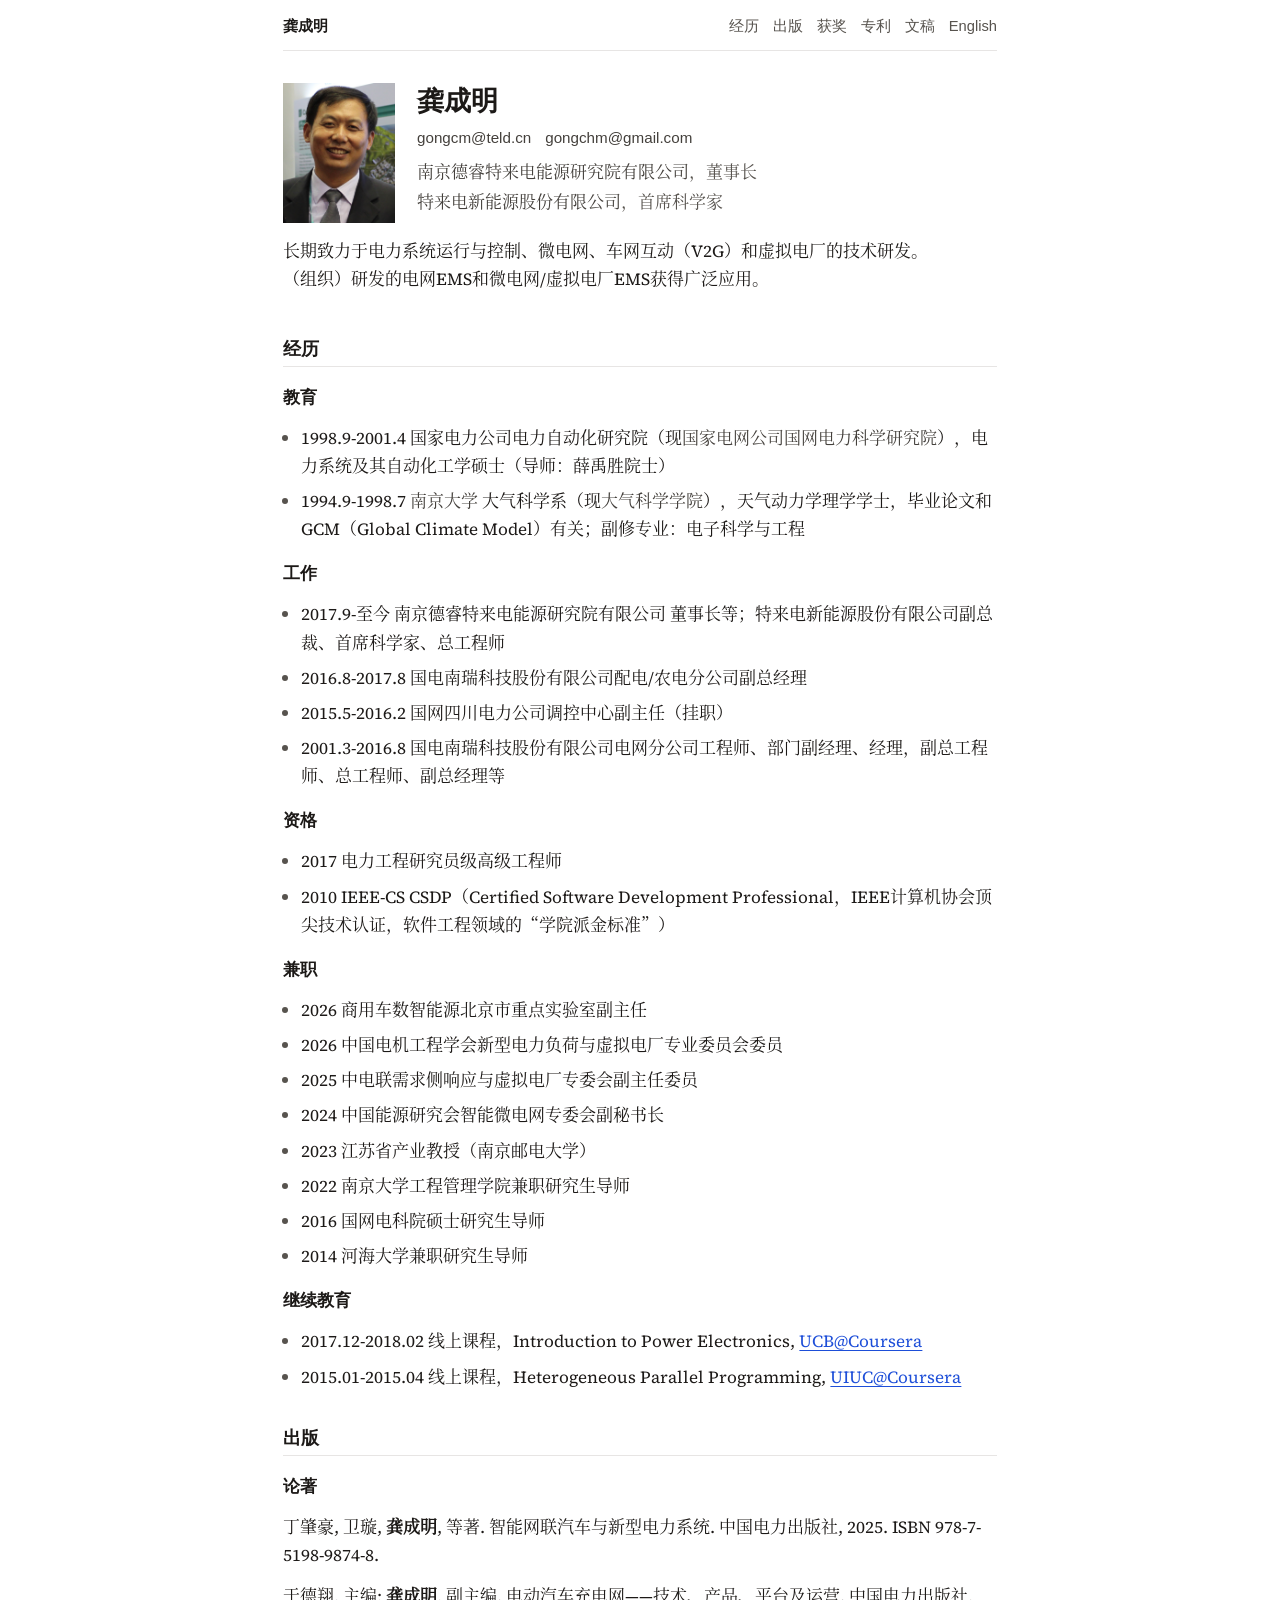
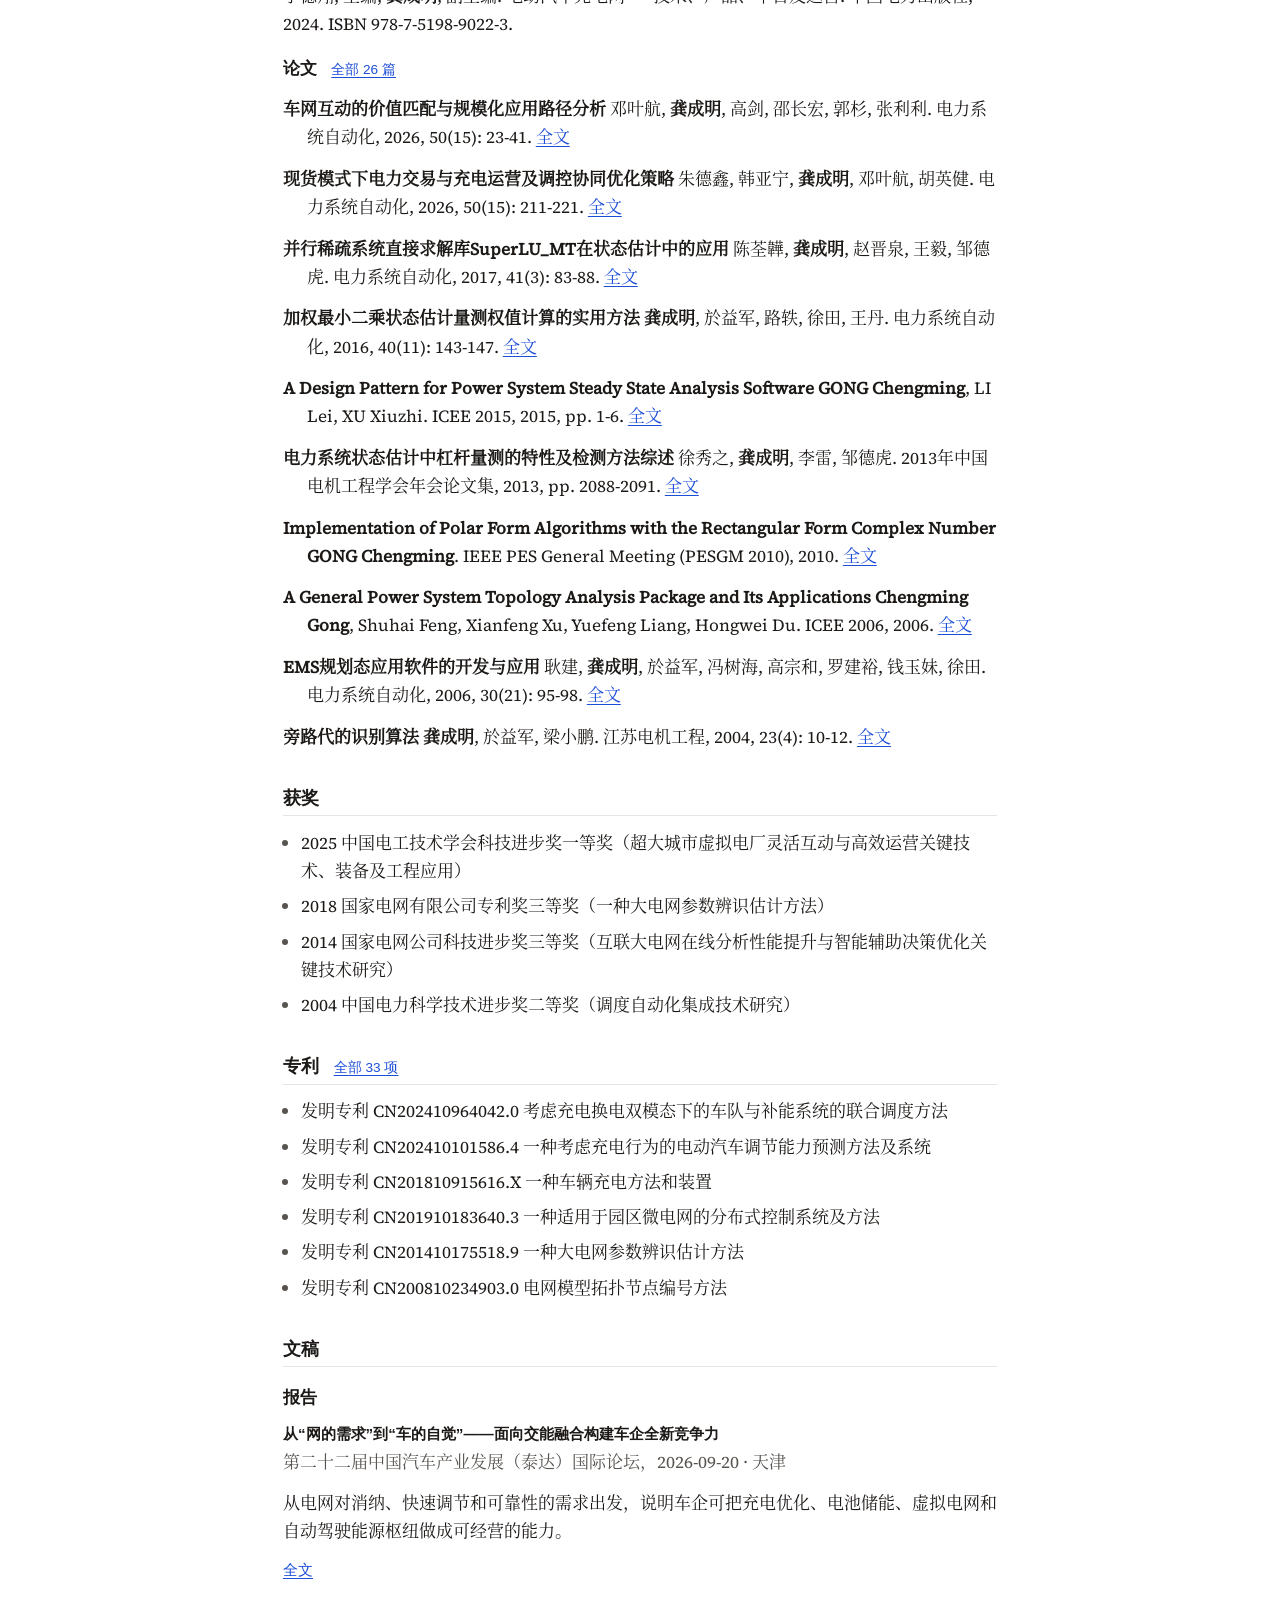
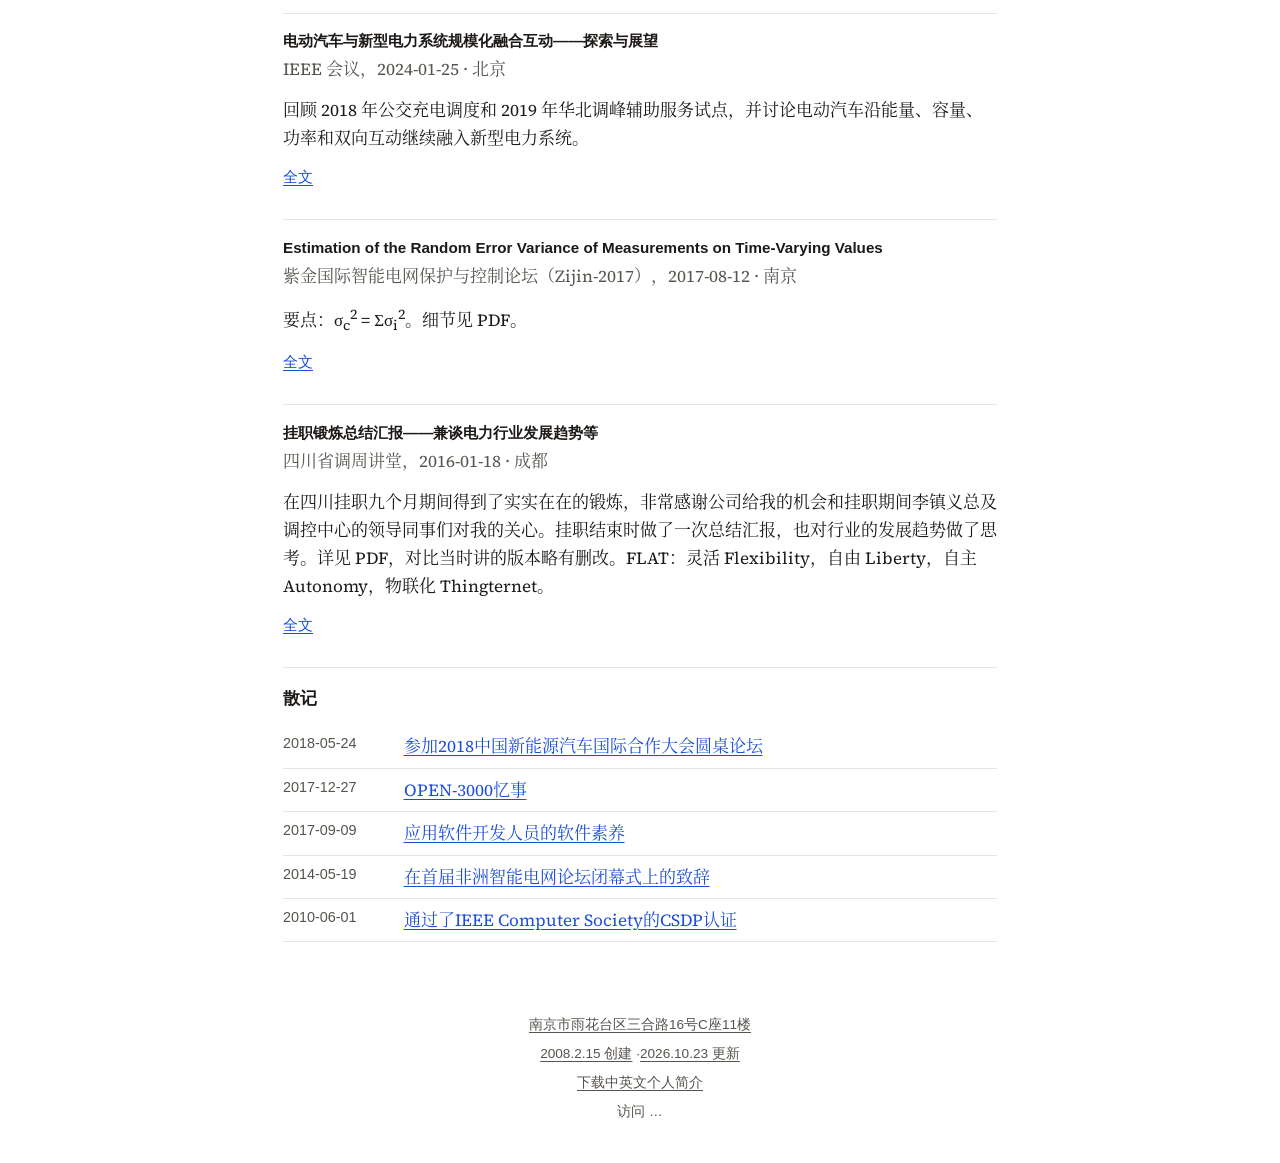
<file: index.htm>
<!DOCTYPE html>
<html lang="zh-CN">
<head>
  <meta charset="UTF-8">
  <meta name="viewport" content="width=device-width, initial-scale=1.0">
  <title>龚成明 | 德睿特来电</title>
  <meta name="description" content="龚成明，特来电新能源股份有限公司副总裁、首席科学家、总工程师，南京德睿特来电能源研究院董事长。研究电力系统运行与控制、微电网、车网互动（V2G）和虚拟电厂。">
  <meta name="author" content="龚成明">
  <meta name="robots" content="index, follow">
  <link rel="canonical" href="https://gong.cm/">
  <link rel="alternate" hreflang="zh-CN" href="https://gong.cm/">
  <link rel="alternate" hreflang="en" href="https://gong.cm/Gong_Chengming_CV.html">
  <link rel="alternate" hreflang="x-default" href="https://gong.cm/">
  <link rel="icon" href="/favicon.svg" type="image/svg+xml">
  <meta property="og:type" content="website">
  <meta property="og:locale" content="zh_CN">
  <meta property="og:site_name" content="龚成明">
  <meta property="og:title" content="龚成明 | 德睿特来电">
  <meta property="og:description" content="龚成明，特来电新能源股份有限公司副总裁、首席科学家、总工程师，南京德睿特来电能源研究院董事长。研究电力系统运行与控制、微电网、车网互动（V2G）和虚拟电厂。">
  <meta property="og:url" content="https://gong.cm/">
  <meta property="og:image" content="https://gong.cm/pic/photo.jpg">
  <meta property="og:image:alt" content="龚成明">
  <meta name="twitter:card" content="summary">
  <meta name="twitter:title" content="龚成明 | 德睿特来电">
  <meta name="twitter:description" content="龚成明，特来电新能源股份有限公司副总裁、首席科学家、总工程师，南京德睿特来电能源研究院董事长。研究电力系统运行与控制、微电网、车网互动（V2G）和虚拟电厂。">
  <meta name="twitter:image" content="https://gong.cm/pic/photo.jpg">
  <link rel="preload" href="/fonts/gong-song.woff2" as="font" type="font/woff2" crossorigin>
  <link rel="preload" href="/fonts/source-serif-4-regular.woff2" as="font" type="font/woff2" crossorigin>
  <link rel="stylesheet" href="/css/theme-pro.css?v=29">
<script type="application/ld+json">{"@context":"https://schema.org","@type":"Person","name":"龚成明","alternateName":"Gong Chengming","url":"https://gong.cm/","image":"https://gong.cm/pic/photo.jpg","email":"mailto:gongcm@teld.cn","jobTitle":["董事长","副总裁","首席科学家","总工程师"],"worksFor":[{"@type":"Organization","name":"南京德睿特来电能源研究院有限公司","url":"https://deri.org.cn"},{"@type":"Organization","name":"特来电新能源股份有限公司","url":"https://www.teld.cn"}],"alumniOf":[{"@type":"CollegeOrUniversity","name":"南京大学","url":"https://www.nju.edu.cn"},{"@type":"EducationalOrganization","name":"国家电网公司国网电力科学研究院"}],"knowsAbout":["电力系统运行与控制","微电网","车网互动","V2G","虚拟电厂","状态估计"],"sameAs":["https://gong.cm/Gong_Chengming_CV.html","https://github.com/gongchm","https://scholar.google.com/citations?user=jVuWb3QAAAAJ"]}</script>
</head>
<body>
<a class="skip-link" href="#main">跳转到主内容</a>
<nav class="site-nav" aria-label="章节"><a class="home" href="/">龚成明</a><a href="/#experience">经历</a><a href="/#papers">出版</a><a href="/#awards">获奖</a><a href="/#patents">专利</a><a href="/#writings">文稿</a><a href="/Gong_Chengming_CV.html">English</a></nav>
<main id="main">

<header class="profile">
  <img src="pic/photo.jpg" width="112" height="140" alt="龚成明">
  <div>
    <h1>龚成明</h1>
    <p class="emails"><a href="mailto:gongcm@teld.cn">gongcm@teld.cn</a><a href="mailto:gongchm@gmail.com">gongchm@gmail.com</a></p>
    <p class="role"><a href="https://deri.org.cn">南京德睿特来电能源研究院有限公司</a>，董事长</p>
    <p class="role"><a href="https://www.teld.cn">特来电新能源股份有限公司</a>，首席科学家</p>
  </div>
  <p class="bio">长期致力于电力系统运行与控制、微电网、车网互动（V2G）和虚拟电厂的技术研发。<br>（组织）研发的电网EMS和微电网/虚拟电厂EMS获得广泛应用。</p>
</header>
<section id="experience"><h2>经历</h2><h3>教育</h3>
<ul class="plain edu"><li>1998.9-2001.4 国家电力公司电力自动化研究院（现<a href="http://www.sgepri.sgcc.com.cn" target="_blank">国家电网公司国网电力科学研究院</a>），电力系统及其自动化工学硕士（导师：薛禹胜院士）</li><li>1994.9-1998.7 <a href="http://www.nju.edu.cn" target="_blank">南京大学</a> 大气科学系（现<a href="http://as.nju.edu.cn/" target="_blank">大气科学学院</a>），天气动力学理学学士，毕业论文和GCM（Global Climate Model）有关；副修专业：电子科学与工程</li></ul>
<h3>工作</h3>
<ul class="plain"><li>2017.9-至今 南京德睿特来电能源研究院有限公司 董事长等；特来电新能源股份有限公司副总裁、首席科学家、总工程师</li><li>2016.8-2017.8 国电南瑞科技股份有限公司配电/农电分公司副总经理</li><li>2015.5-2016.2 国网四川电力公司调控中心副主任（挂职）</li><li>2001.3-2016.8 国电南瑞科技股份有限公司电网分公司工程师、部门副经理、经理，副总工程师、总工程师、副总经理等</li></ul>
<h3>资格</h3>
<ul class="plain"><li>2017 电力工程研究员级高级工程师</li><li>2010 IEEE-CS CSDP（Certified Software Development Professional，IEEE计算机协会顶尖技术认证，软件工程领域的“学院派金标准”）</li></ul>
<h3>兼职</h3>
<ul class="plain"><li>2026 商用车数智能源北京市重点实验室副主任</li><li>2026 中国电机工程学会新型电力负荷与虚拟电厂专业委员会委员</li><li>2025 中电联需求侧响应与虚拟电厂专委会副主任委员</li><li>2024 中国能源研究会智能微电网专委会副秘书长</li><li>2023 江苏省产业教授（南京邮电大学）</li><li>2022 南京大学工程管理学院兼职研究生导师</li><li>2016 国网电科院硕士研究生导师</li><li>2014 河海大学兼职研究生导师</li></ul>
<h3>继续教育</h3>
<ul class="plain"><li>2017.12-2018.02 线上课程，Introduction to Power Electronics, <a href="https://www.coursera.org/account/accomplishments/verify/WBXLEHBRGH7K" target="_blank">UCB@Coursera</a></li><li>2015.01-2015.04 线上课程，Heterogeneous Parallel Programming, <a href="https://www.coursera.org/account/accomplishments/verify/D9H6A7TT3Y" target="_blank">UIUC@Coursera</a></li></ul>
</section>
<section id="papers"><h2>出版</h2>
<h3>论著</h3>
<p>丁肇豪, 卫璇, <span class="me">龚成明</span>, 等著. 智能网联汽车与新型电力系统. 中国电力出版社, 2025. ISBN 978-7-5198-9874-8.</p>
<p>于德翔, 主编; <span class="me">龚成明</span>, 副主编. 电动汽车充电网——技术、产品、平台及运营. 中国电力出版社, 2024. ISBN 978-7-5198-9022-3.</p>
<h3>论文 <a href="/papers.htm#papers-all">全部 26 篇</a></h3>
<ol class="bib"><li><span class="title">车网互动的价值匹配与规模化应用路径分析</span> 邓叶航, <span class="me">龚成明</span>, 高剑, 邵长宏, 郭杉, 张利利. 电力系统自动化, 2026, 50(15): 23-41. <a href="/files/aeps-20250930012.pdf">全文</a></li><li><span class="title">现货模式下电力交易与充电运营及调控协同优化策略</span> 朱德鑫, 韩亚宁, <span class="me">龚成明</span>, 邓叶航, 胡英健. 电力系统自动化, 2026, 50(15): 211-221. <a href="/files/aeps-20250904002.pdf">全文</a></li><li><span class="title">并行稀疏系统直接求解库SuperLU_MT在状态估计中的应用</span> 陈荃韡, <span class="me">龚成明</span>, 赵晋泉, 王毅, 邹德虎. 电力系统自动化, 2017, 41(3): 83-88. <a href="/files/aeps-20160607008.pdf">全文</a></li><li><span class="title">加权最小二乘状态估计量测权值计算的实用方法</span> <span class="me">龚成明</span>, 於益军, 路轶, 徐田, 王丹. 电力系统自动化, 2016, 40(11): 143-147. <a href="/files/aeps-20150615015.pdf">全文</a></li><li><span class="title">A Design Pattern for Power System Steady State Analysis Software</span> <span class="me">GONG Chengming</span>, LI Lei, XU Xiuzhi. ICEE 2015, 2015, pp. 1-6. <a href="/files/ICEE2015.pdf">全文</a></li><li><span class="title">电力系统状态估计中杠杆量测的特性及检测方法综述</span> 徐秀之, <span class="me">龚成明</span>, 李雷, 邹德虎. 2013年中国电机工程学会年会论文集, 2013, pp. 2088-2091. <a href="/files/leverage-meas.pdf">全文</a></li><li><span class="title">Implementation of Polar Form Algorithms with the Rectangular Form Complex Number</span> <span class="me">GONG Chengming</span>. IEEE PES General Meeting (PESGM 2010), 2010. <a href="/files/pesgm2010.pdf">全文</a></li><li><span class="title">A General Power System Topology Analysis Package and Its Applications</span> <span class="me">Chengming Gong</span>, Shuhai Feng, Xianfeng Xu, Yuefeng Liang, Hongwei Du. ICEE 2006, 2006. <a href="/files/PSNTP_paper.pdf">全文</a></li><li><span class="title">EMS规划态应用软件的开发与应用</span> 耿建, <span class="me">龚成明</span>, 於益军, 冯树海, 高宗和, 罗建裕, 钱玉妹, 徐田. 电力系统自动化, 2006, 30(21): 95-98. <a href="/files/aeps-d062120.pdf">全文</a></li><li><span class="title">旁路代的识别算法</span> <span class="me">龚成明</span>, 於益军, 梁小鹏. 江苏电机工程, 2004, 23(4): 10-12. <a href="/files/bypass.pdf">全文</a></li></ol></section>
<section id="awards"><h2>获奖</h2>
<ul class="plain"><li>2025 中国电工技术学会科技进步奖一等奖（超大城市虚拟电厂灵活互动与高效运营关键技术、装备及工程应用）</li><li>2018 国家电网有限公司专利奖三等奖（一种大电网参数辨识估计方法）</li><li>2014 国家电网公司科技进步奖三等奖（互联大电网在线分析性能提升与智能辅助决策优化关键技术研究）</li><li>2004 中国电力科学技术进步奖二等奖（调度自动化集成技术研究）</li></ul>
</section>
<section id="patents"><h2>专利 <a href="/patents.htm">全部 33 项</a></h2>
<ul class="plain"><li>发明专利 CN202410964042.0 考虑充电换电双模态下的车队与补能系统的联合调度方法</li><li>发明专利 CN202410101586.4 一种考虑充电行为的电动汽车调节能力预测方法及系统</li><li>发明专利 CN201810915616.X 一种车辆充电方法和装置</li><li>发明专利 CN201910183640.3 一种适用于园区微电网的分布式控制系统及方法</li><li>发明专利 CN201410175518.9 一种大电网参数辨识估计方法</li><li>发明专利 CN200810234903.0 电网模型拓扑节点编号方法</li></ul>
</section>
<section id="writings"><h2>文稿</h2>
<h3 id="talks">报告</h3>
<article class="entry">
  <h4>从“网的需求”到“车的自觉”——面向交能融合构建车企全新竞争力</h4>
  <p class="meta">第二十二届中国汽车产业发展（泰达）国际论坛，<time datetime="2026-09-20">2026-09-20</time> · 天津</p>
  <p>从电网对消纳、快速调节和可靠性的需求出发，说明车企可把充电优化、电池储能、虚拟电网和自动驾驶能源枢纽做成可经营的能力。</p>
  <p class="more"><a href="/files/teda-2026.pdf">全文</a></p>
</article>
<article class="entry">
  <h4>电动汽车与新型电力系统规模化融合互动——探索与展望</h4>
  <p class="meta">IEEE 会议，<time datetime="2024-01-25">2024-01-25</time> · 北京</p>
  <p>回顾 2018 年公交充电调度和 2019 年华北调峰辅助服务试点，并讨论电动汽车沿能量、容量、功率和双向互动继续融入新型电力系统。</p>
  <p class="more"><a href="/files/ev-grid-2024.pdf">全文</a></p>
</article>
<article class="entry">
  <h4>Estimation of the Random Error Variance of Measurements on Time-Varying Values</h4>
  <p class="meta">紫金国际智能电网保护与控制论坛（Zijin-2017），<time datetime="2017-08-12">2017-08-12</time> · 南京</p>
  <p>要点：σ<sub>c</sub><sup>2</sup> = Σσ<sub>i</sub><sup>2</sup>。细节见 PDF。</p>
  <p class="more"><a href="/files/zijin2017.pdf">全文</a></p>
</article>
<article class="entry">
  <h4>挂职锻炼总结汇报——兼谈电力行业发展趋势等</h4>
  <p class="meta">四川省调周讲堂，<time datetime="2016-01-18">2016-01-18</time> · 成都</p>
  <p>在四川挂职九个月期间得到了实实在在的锻炼，非常感谢公司给我的机会和挂职期间李镇义总及调控中心的领导同事们对我的关心。挂职结束时做了一次总结汇报，也对行业的发展趋势做了思考。详见 PDF，对比当时讲的版本略有删改。FLAT：灵活 Flexibility，自由 Liberty，自主 Autonomy，物联化 Thingternet。</p>
  <p class="more"><a href="/files/flat.pdf">全文</a></p>
</article>
<h3 id="posts">散记</h3>
<ul class="catalog"><li><time datetime="2018-05-24">2018-05-24</time><a href="posts/nevcc-2018.htm">参加2018中国新能源汽车国际合作大会圆桌论坛</a></li><li><time datetime="2017-12-27">2017-12-27</time><a href="posts/open-3000-memories.htm">OPEN-3000忆事</a></li><li><time datetime="2017-09-09">2017-09-09</time><a href="posts/software-ability.htm">应用软件开发人员的软件素养</a></li><li><time datetime="2014-05-19">2014-05-19</time><a href="posts/cote-divoire.htm">在首届非洲智能电网论坛闭幕式上的致辞</a></li><li><time datetime="2010-06-01">2010-06-01</time><a href="posts/csdp.htm">通过了IEEE Computer Society的CSDP认证</a></li></ul></section>

</main>
<footer>
  <p class="foot-line"><span class="chunk"><a href="https://map.baidu.com/search?query=%E5%8D%97%E4%BA%AC%E5%B8%82%E9%9B%A8%E8%8A%B1%E5%8F%B0%E5%8C%BA%E4%B8%89%E5%90%88%E8%B7%AF16%E5%8F%B7C%E5%BA%A711%E6%A5%BC">南京市雨花台区三合路16号C座11楼</a></span></p>
  <p class="foot-line"><span class="pair"><span class="chunk"><a href="https://github.com/gongchm/chemmy.name/commits/master">2008.2.15 创建</a></span><span class="chunk"><a href="https://github.com/gongchm/gong.cm/commits/main">2026.10.23 更新</a></span></span></p>
  <p class="foot-line"><span class="chunk"><a href="/files/gong-chengming-bio.pdf">下载中英文个人简介</a></span></p>
  <p class="foot-line"><span class="chunk">访问 <span id="visit-count"></span></span></p>
</footer>
<span id="busuanzi_value_site_pv" hidden></span>
<script src="/js/visit.js?v=2"></script>
</body>
</html>
</file>
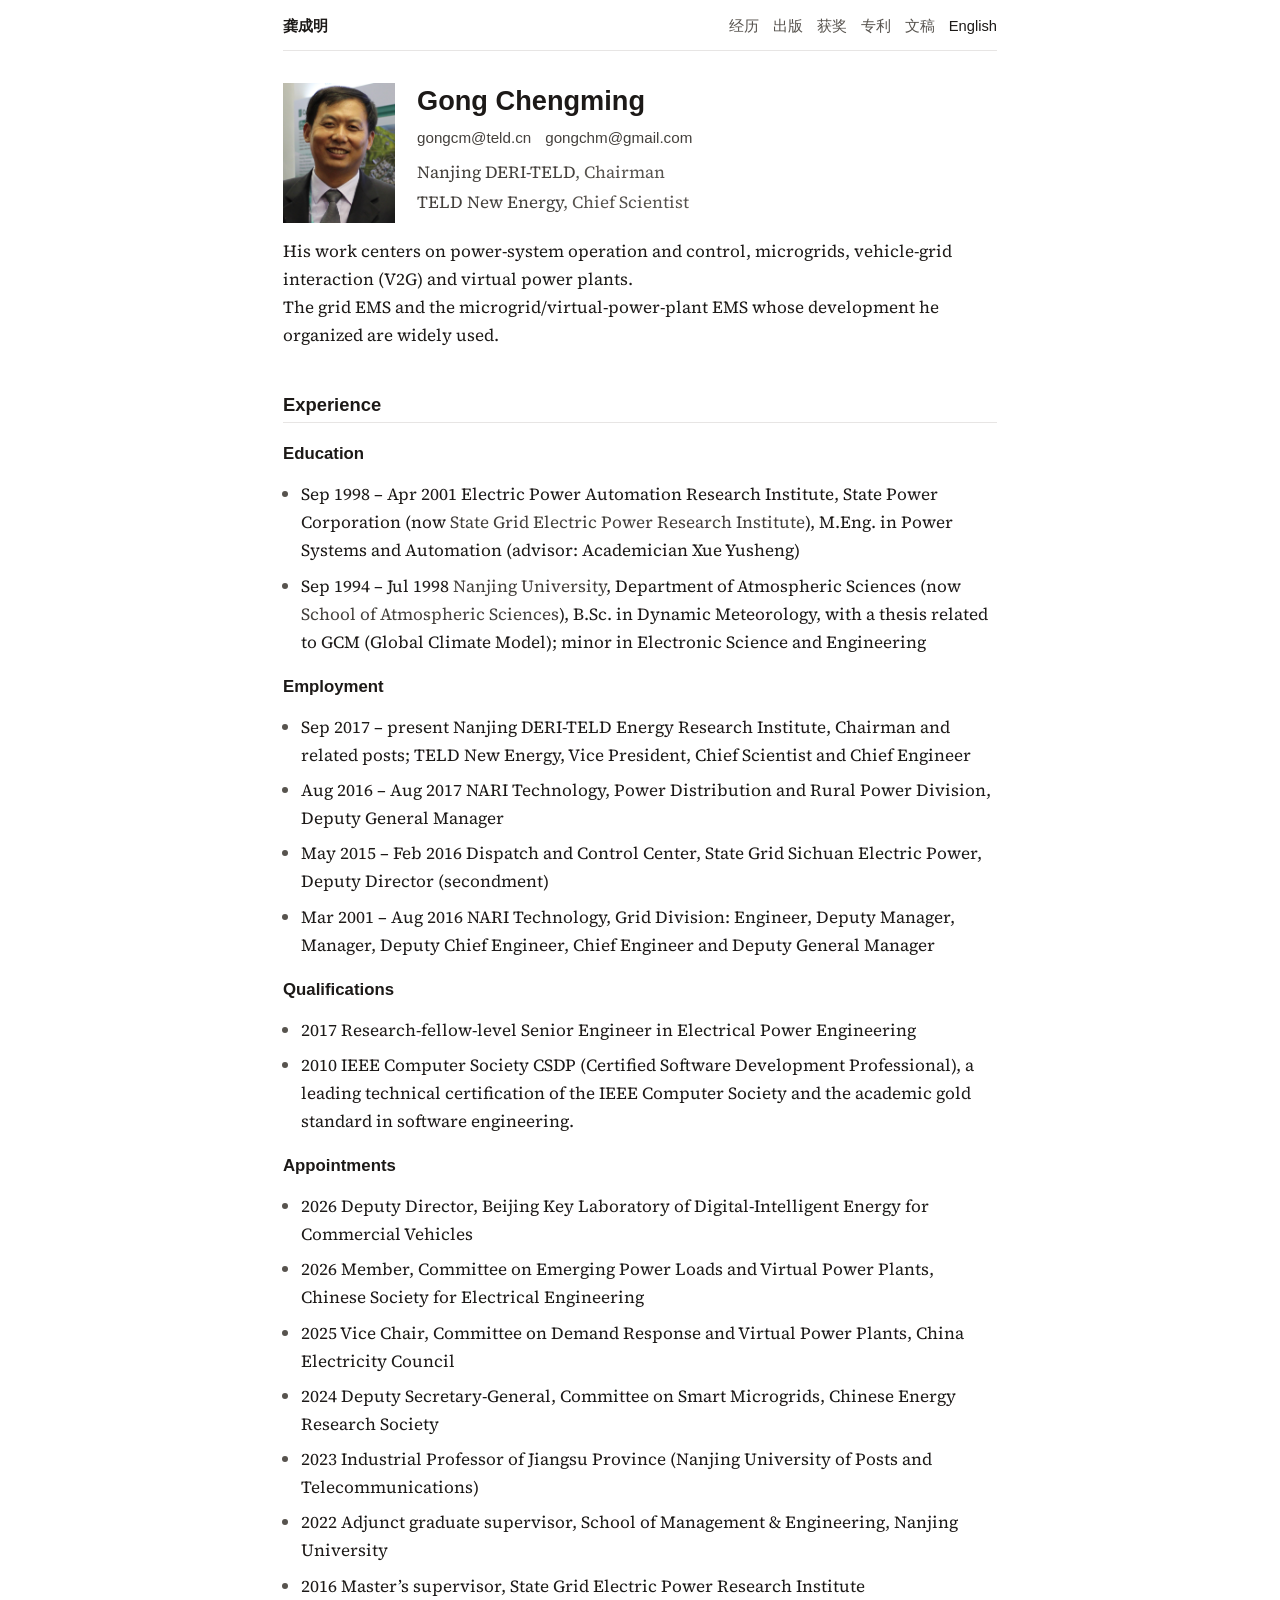
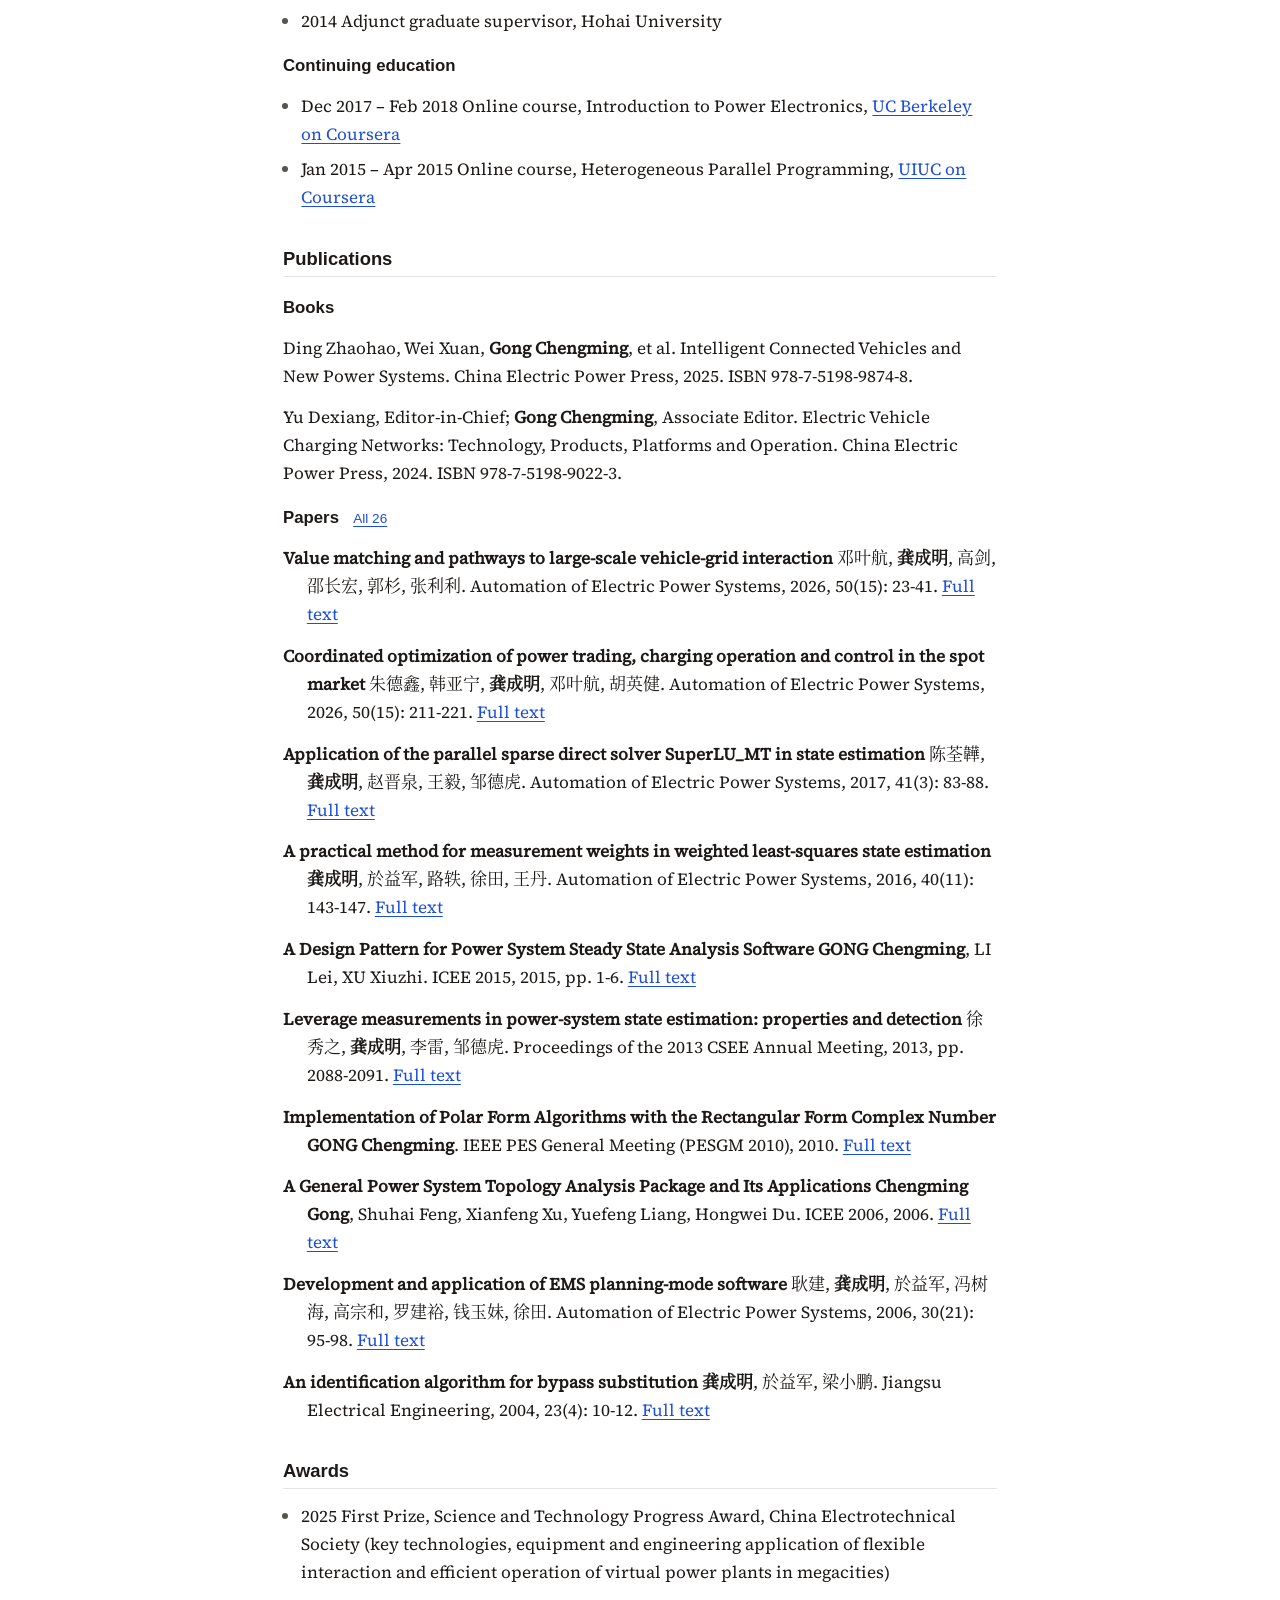
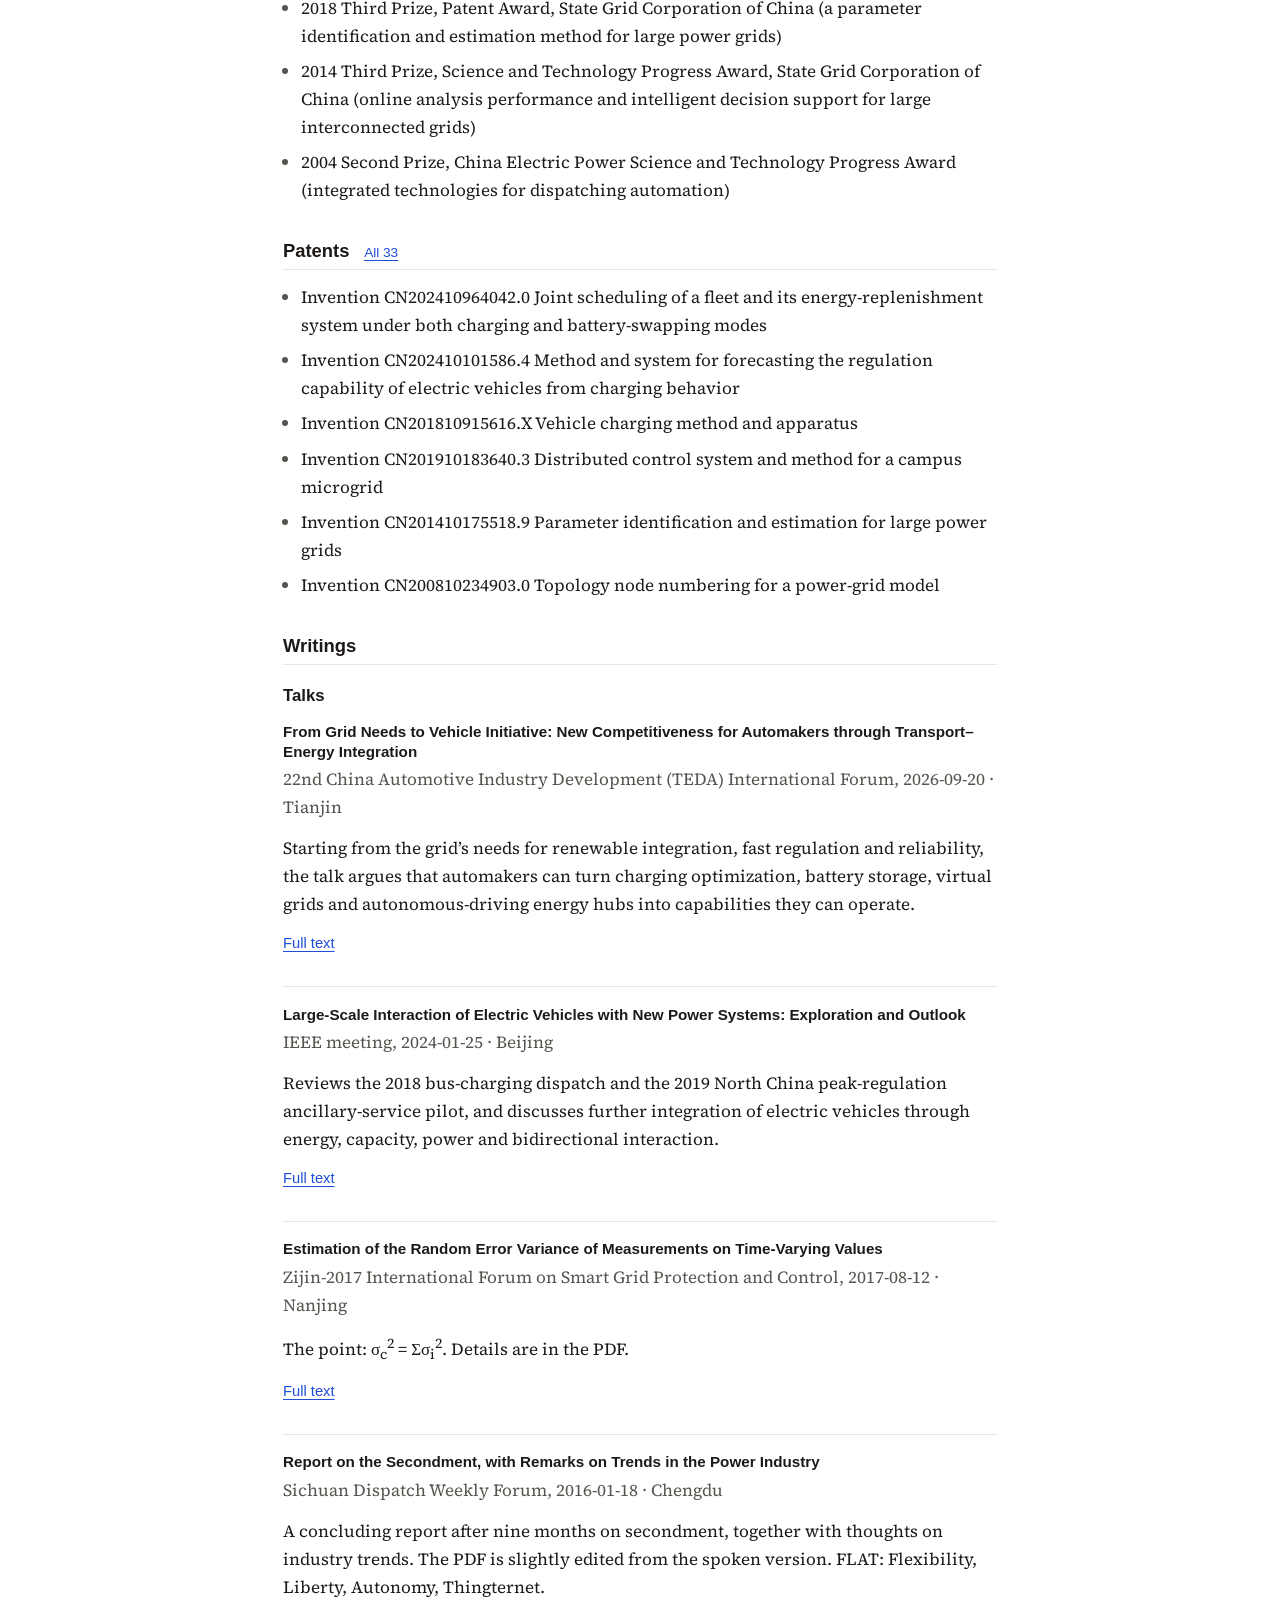
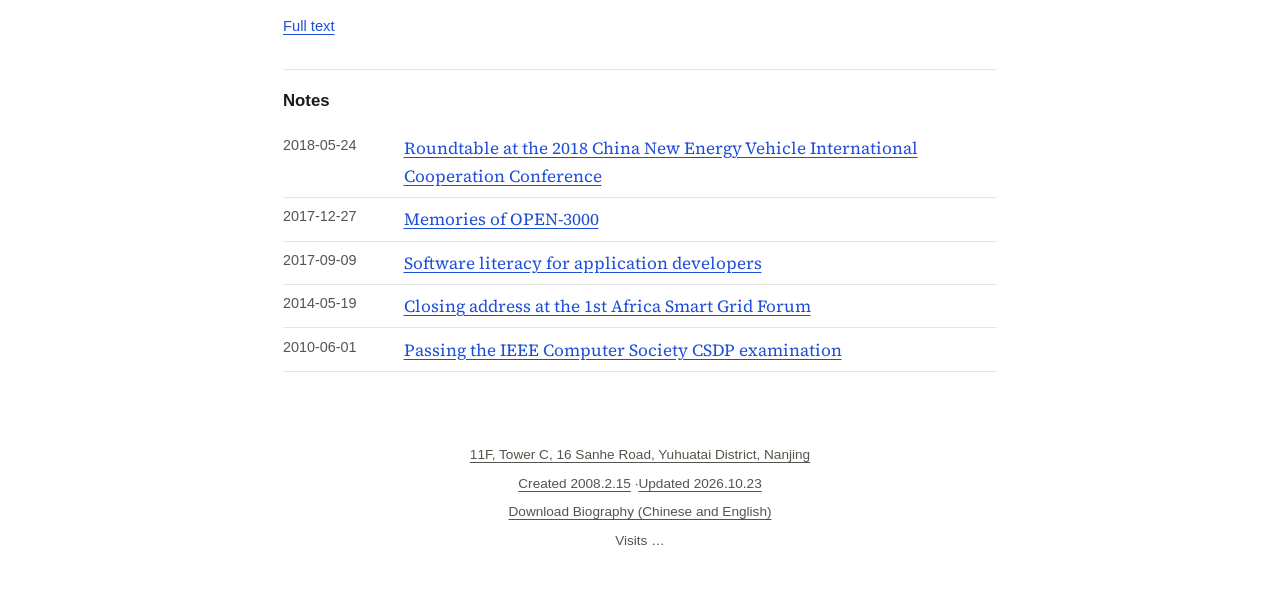
<file: Gong_Chengming_CV.html>
<!DOCTYPE html>
<html lang="en">
<head>
  <meta charset="UTF-8">
  <meta name="viewport" content="width=device-width, initial-scale=1.0">
  <title>Gong Chengming | DERI-TELD</title>
  <meta name="description" content="Gong Chengming, Vice President, Chief Scientist and Chief Engineer of TELD, and Chairman of Nanjing DERI-TELD Energy Research Institute. Research on power-system operation, microgrids, vehicle-grid interaction (V2G) and virtual power plants.">
  <meta name="author" content="Gong Chengming">
  <meta name="robots" content="index, follow">
  <link rel="canonical" href="https://gong.cm/Gong_Chengming_CV.html">
  <link rel="alternate" hreflang="en" href="https://gong.cm/Gong_Chengming_CV.html">
  <link rel="alternate" hreflang="zh-CN" href="https://gong.cm/">
  <link rel="alternate" hreflang="x-default" href="https://gong.cm/">
  <link rel="icon" href="/favicon.svg" type="image/svg+xml">
  <meta property="og:type" content="profile">
  <meta property="og:locale" content="en_US">
  <meta property="og:site_name" content="Gong Chengming">
  <meta property="og:title" content="Gong Chengming | DERI-TELD">
  <meta property="og:description" content="Gong Chengming, Vice President, Chief Scientist and Chief Engineer of TELD, and Chairman of Nanjing DERI-TELD Energy Research Institute. Research on power-system operation, microgrids, vehicle-grid interaction (V2G) and virtual power plants.">
  <meta property="og:url" content="https://gong.cm/Gong_Chengming_CV.html">
  <meta property="og:image" content="https://gong.cm/pic/photo.jpg">
  <meta property="og:image:alt" content="Gong Chengming">
  <meta name="twitter:card" content="summary">
  <meta name="twitter:title" content="Gong Chengming | DERI-TELD">
  <meta name="twitter:description" content="Gong Chengming, Vice President, Chief Scientist and Chief Engineer of TELD, and Chairman of Nanjing DERI-TELD Energy Research Institute. Research on power-system operation, microgrids, vehicle-grid interaction (V2G) and virtual power plants.">
  <meta name="twitter:image" content="https://gong.cm/pic/photo.jpg">
  <link rel="preload" href="/fonts/gong-song.woff2" as="font" type="font/woff2" crossorigin>
  <link rel="preload" href="/fonts/source-serif-4-regular.woff2" as="font" type="font/woff2" crossorigin>
  <link rel="stylesheet" href="/css/theme-pro.css?v=29">
<script type="application/ld+json">{"@context":"https://schema.org","@type":"Person","name":"Gong Chengming","alternateName":"龚成明","url":"https://gong.cm/Gong_Chengming_CV.html","image":"https://gong.cm/pic/photo.jpg","email":"mailto:gongcm@teld.cn","jobTitle":["Chairman","Vice President","Chief Scientist","Chief Engineer"],"worksFor":[{"@type":"Organization","name":"Nanjing DERI-TELD Energy Research Institute","url":"https://deri.org.cn"},{"@type":"Organization","name":"TELD New Energy","url":"https://www.teld.cn"}],"alumniOf":[{"@type":"CollegeOrUniversity","name":"Nanjing University","url":"https://www.nju.edu.cn"},{"@type":"EducationalOrganization","name":"State Grid Electric Power Research Institute"}],"knowsAbout":["power system operation and control","microgrid","vehicle-grid interaction","V2G","virtual power plant","state estimation"],"sameAs":["https://gong.cm/","https://github.com/gongchm","https://scholar.google.com/citations?user=jVuWb3QAAAAJ"]}</script>
</head>
<body>
<a class="skip-link" href="#main">Skip to content</a>
<nav class="site-nav" aria-label="Sections"><a class="home" href="/">龚成明</a><a href="/#experience">经历</a><a href="/#papers">出版</a><a href="/#awards">获奖</a><a href="/#patents">专利</a><a href="/#writings">文稿</a><a href="/Gong_Chengming_CV.html" aria-current="page">English</a></nav>
<main id="main">

<header class="profile">
  <img src="/pic/photo.jpg" width="112" height="140" alt="Gong Chengming">
  <div>
    <h1>Gong Chengming</h1>
    <p class="emails"><a href="mailto:gongcm@teld.cn">gongcm@teld.cn</a><a href="mailto:gongchm@gmail.com">gongchm@gmail.com</a></p>
    <p class="role"><a href="https://deri.org.cn">Nanjing DERI-TELD</a>, Chairman</p>
    <p class="role"><a href="https://www.teld.cn">TELD New Energy</a>, Chief Scientist</p>
  </div>
  <p class="bio">His work centers on power-system operation and control, microgrids, vehicle-grid interaction (V2G) and virtual power plants.<br>The grid EMS and the microgrid/virtual-power-plant EMS whose development he organized are widely used.</p>
</header>
<section id="experience"><h2>Experience</h2>
<h3>Education</h3>
<ul class="plain edu"><li>Sep 1998 – Apr 2001 Electric Power Automation Research Institute, State Power Corporation (now <a href="http://www.sgepri.sgcc.com.cn" target="_blank">State Grid Electric Power Research Institute</a>), M.Eng. in Power Systems and Automation (advisor: Academician Xue Yusheng)</li><li>Sep 1994 – Jul 1998 <a href="http://www.nju.edu.cn" target="_blank">Nanjing University</a>, Department of Atmospheric Sciences (now <a href="http://as.nju.edu.cn/" target="_blank">School of Atmospheric Sciences</a>), B.Sc. in Dynamic Meteorology, with a thesis related to GCM (Global Climate Model); minor in Electronic Science and Engineering</li></ul>
<h3>Employment</h3>
<ul class="plain"><li>Sep 2017 – present Nanjing DERI-TELD Energy Research Institute, Chairman and related posts; TELD New Energy, Vice President, Chief Scientist and Chief Engineer</li><li>Aug 2016 – Aug 2017 NARI Technology, Power Distribution and Rural Power Division, Deputy General Manager</li><li>May 2015 – Feb 2016 Dispatch and Control Center, State Grid Sichuan Electric Power, Deputy Director (secondment)</li><li>Mar 2001 – Aug 2016 NARI Technology, Grid Division: Engineer, Deputy Manager, Manager, Deputy Chief Engineer, Chief Engineer and Deputy General Manager</li></ul>
<h3>Qualifications</h3>
<ul class="plain"><li>2017 Research-fellow-level Senior Engineer in Electrical Power Engineering</li><li>2010 IEEE Computer Society CSDP (Certified Software Development Professional), a leading technical certification of the IEEE Computer Society and the academic gold standard in software engineering.</li></ul>
<h3>Appointments</h3>
<ul class="plain"><li>2026 Deputy Director, Beijing Key Laboratory of Digital-Intelligent Energy for Commercial Vehicles</li><li>2026 Member, Committee on Emerging Power Loads and Virtual Power Plants, Chinese Society for Electrical Engineering</li><li>2025 Vice Chair, Committee on Demand Response and Virtual Power Plants, China Electricity Council</li><li>2024 Deputy Secretary-General, Committee on Smart Microgrids, Chinese Energy Research Society</li><li>2023 Industrial Professor of Jiangsu Province (Nanjing University of Posts and Telecommunications)</li><li>2022 Adjunct graduate supervisor, School of Management & Engineering, Nanjing University</li><li>2016 Master’s supervisor, State Grid Electric Power Research Institute</li><li>2014 Adjunct graduate supervisor, Hohai University</li></ul>
<h3>Continuing education</h3>
<ul class="plain"><li>Dec 2017 – Feb 2018 Online course, Introduction to Power Electronics, <a href="https://www.coursera.org/account/accomplishments/verify/WBXLEHBRGH7K" target="_blank">UC Berkeley on Coursera</a></li><li>Jan 2015 – Apr 2015 Online course, Heterogeneous Parallel Programming, <a href="https://www.coursera.org/account/accomplishments/verify/D9H6A7TT3Y" target="_blank">UIUC on Coursera</a></li></ul>
</section>
<section id="papers"><h2>Publications</h2>
<h3>Books</h3>
<p>Ding Zhaohao, Wei Xuan, <span class="me">Gong Chengming</span>, et al. Intelligent Connected Vehicles and New Power Systems. China Electric Power Press, 2025. ISBN 978-7-5198-9874-8.</p>
<p>Yu Dexiang, Editor-in-Chief; <span class="me">Gong Chengming</span>, Associate Editor. Electric Vehicle Charging Networks: Technology, Products, Platforms and Operation. China Electric Power Press, 2024. ISBN 978-7-5198-9022-3.</p>
<h3>Papers <a href="/papers.htm#papers-all">All 26</a></h3>
<ol class="bib"><li><span class="title">Value matching and pathways to large-scale vehicle-grid interaction</span> 邓叶航, <span class="me">龚成明</span>, 高剑, 邵长宏, 郭杉, 张利利. Automation of Electric Power Systems, 2026, 50(15): 23-41. <a href="/files/aeps-20250930012.pdf">Full text</a></li><li><span class="title">Coordinated optimization of power trading, charging operation and control in the spot market</span> 朱德鑫, 韩亚宁, <span class="me">龚成明</span>, 邓叶航, 胡英健. Automation of Electric Power Systems, 2026, 50(15): 211-221. <a href="/files/aeps-20250904002.pdf">Full text</a></li><li><span class="title">Application of the parallel sparse direct solver SuperLU_MT in state estimation</span> 陈荃韡, <span class="me">龚成明</span>, 赵晋泉, 王毅, 邹德虎. Automation of Electric Power Systems, 2017, 41(3): 83-88. <a href="/files/aeps-20160607008.pdf">Full text</a></li><li><span class="title">A practical method for measurement weights in weighted least-squares state estimation</span> <span class="me">龚成明</span>, 於益军, 路轶, 徐田, 王丹. Automation of Electric Power Systems, 2016, 40(11): 143-147. <a href="/files/aeps-20150615015.pdf">Full text</a></li><li><span class="title">A Design Pattern for Power System Steady State Analysis Software</span> <span class="me">GONG Chengming</span>, LI Lei, XU Xiuzhi. ICEE 2015, 2015, pp. 1-6. <a href="/files/ICEE2015.pdf">Full text</a></li><li><span class="title">Leverage measurements in power-system state estimation: properties and detection</span> 徐秀之, <span class="me">龚成明</span>, 李雷, 邹德虎. Proceedings of the 2013 CSEE Annual Meeting, 2013, pp. 2088-2091. <a href="/files/leverage-meas.pdf">Full text</a></li><li><span class="title">Implementation of Polar Form Algorithms with the Rectangular Form Complex Number</span> <span class="me">GONG Chengming</span>. IEEE PES General Meeting (PESGM 2010), 2010. <a href="/files/pesgm2010.pdf">Full text</a></li><li><span class="title">A General Power System Topology Analysis Package and Its Applications</span> <span class="me">Chengming Gong</span>, Shuhai Feng, Xianfeng Xu, Yuefeng Liang, Hongwei Du. ICEE 2006, 2006. <a href="/files/PSNTP_paper.pdf">Full text</a></li><li><span class="title">Development and application of EMS planning-mode software</span> 耿建, <span class="me">龚成明</span>, 於益军, 冯树海, 高宗和, 罗建裕, 钱玉妹, 徐田. Automation of Electric Power Systems, 2006, 30(21): 95-98. <a href="/files/aeps-d062120.pdf">Full text</a></li><li><span class="title">An identification algorithm for bypass substitution</span> <span class="me">龚成明</span>, 於益军, 梁小鹏. Jiangsu Electrical Engineering, 2004, 23(4): 10-12. <a href="/files/bypass.pdf">Full text</a></li></ol></section>
<section id="awards"><h2>Awards</h2>
<ul class="plain"><li>2025 First Prize, Science and Technology Progress Award, China Electrotechnical Society (key technologies, equipment and engineering application of flexible interaction and efficient operation of virtual power plants in megacities)</li><li>2018 Third Prize, Patent Award, State Grid Corporation of China (a parameter identification and estimation method for large power grids)</li><li>2014 Third Prize, Science and Technology Progress Award, State Grid Corporation of China (online analysis performance and intelligent decision support for large interconnected grids)</li><li>2004 Second Prize, China Electric Power Science and Technology Progress Award (integrated technologies for dispatching automation)</li></ul>
</section>
<section id="patents"><h2>Patents <a href="/patents.htm">All 33</a></h2>
<ul class="plain"><li>Invention CN202410964042.0 Joint scheduling of a fleet and its energy-replenishment system under both charging and battery-swapping modes</li><li>Invention CN202410101586.4 Method and system for forecasting the regulation capability of electric vehicles from charging behavior</li><li>Invention CN201810915616.X Vehicle charging method and apparatus</li><li>Invention CN201910183640.3 Distributed control system and method for a campus microgrid</li><li>Invention CN201410175518.9 Parameter identification and estimation for large power grids</li><li>Invention CN200810234903.0 Topology node numbering for a power-grid model</li></ul>
</section>
<section id="writings"><h2>Writings</h2>
<h3 id="talks">Talks</h3>
<article class="entry">
  <h4>From Grid Needs to Vehicle Initiative: New Competitiveness for Automakers through Transport–Energy Integration</h4>
  <p class="meta">22nd China Automotive Industry Development (TEDA) International Forum, <time datetime="2026-09-20">2026-09-20</time> · Tianjin</p>
  <p>Starting from the grid’s needs for renewable integration, fast regulation and reliability, the talk argues that automakers can turn charging optimization, battery storage, virtual grids and autonomous-driving energy hubs into capabilities they can operate.</p>
  <p class="more"><a href="/files/teda-2026.pdf">Full text</a></p>
</article>
<article class="entry">
  <h4>Large-Scale Interaction of Electric Vehicles with New Power Systems: Exploration and Outlook</h4>
  <p class="meta">IEEE meeting, <time datetime="2024-01-25">2024-01-25</time> · Beijing</p>
  <p>Reviews the 2018 bus-charging dispatch and the 2019 North China peak-regulation ancillary-service pilot, and discusses further integration of electric vehicles through energy, capacity, power and bidirectional interaction.</p>
  <p class="more"><a href="/files/ev-grid-2024.pdf">Full text</a></p>
</article>
<article class="entry">
  <h4>Estimation of the Random Error Variance of Measurements on Time-Varying Values</h4>
  <p class="meta">Zijin-2017 International Forum on Smart Grid Protection and Control, <time datetime="2017-08-12">2017-08-12</time> · Nanjing</p>
  <p>The point: σ<sub>c</sub><sup>2</sup> = Σσ<sub>i</sub><sup>2</sup>. Details are in the PDF.</p>
  <p class="more"><a href="/files/zijin2017.pdf">Full text</a></p>
</article>
<article class="entry">
  <h4>Report on the Secondment, with Remarks on Trends in the Power Industry</h4>
  <p class="meta">Sichuan Dispatch Weekly Forum, <time datetime="2016-01-18">2016-01-18</time> · Chengdu</p>
  <p>A concluding report after nine months on secondment, together with thoughts on industry trends. The PDF is slightly edited from the spoken version. FLAT: Flexibility, Liberty, Autonomy, Thingternet.</p>
  <p class="more"><a href="/files/flat.pdf">Full text</a></p>
</article>
<h3 id="posts">Notes</h3>
<ul class="catalog"><li><time datetime="2018-05-24">2018-05-24</time><a href="/posts/nevcc-2018.htm">Roundtable at the 2018 China New Energy Vehicle International Cooperation Conference</a></li><li><time datetime="2017-12-27">2017-12-27</time><a href="/posts/open-3000-memories.htm">Memories of OPEN-3000</a></li><li><time datetime="2017-09-09">2017-09-09</time><a href="/posts/software-ability.htm">Software literacy for application developers</a></li><li><time datetime="2014-05-19">2014-05-19</time><a href="/posts/cote-divoire.htm">Closing address at the 1st Africa Smart Grid Forum</a></li><li><time datetime="2010-06-01">2010-06-01</time><a href="/posts/csdp.htm">Passing the IEEE Computer Society CSDP examination</a></li></ul></section>

</main>
<footer>
  <p class="foot-line"><span class="chunk"><a href="https://map.baidu.com/search?query=%E5%8D%97%E4%BA%AC%E5%B8%82%E9%9B%A8%E8%8A%B1%E5%8F%B0%E5%8C%BA%E4%B8%89%E5%90%88%E8%B7%AF16%E5%8F%B7C%E5%BA%A711%E6%A5%BC">11F, Tower C, 16 Sanhe Road, Yuhuatai District, Nanjing</a></span></p>
  <p class="foot-line"><span class="pair"><span class="chunk"><a href="https://github.com/gongchm/chemmy.name/commits/master">Created 2008.2.15</a></span><span class="chunk"><a href="https://github.com/gongchm/gong.cm/commits/main">Updated 2026.10.23</a></span></span></p>
  <p class="foot-line"><span class="chunk"><a href="/files/gong-chengming-bio.pdf">Download Biography (Chinese and English)</a></span></p>
  <p class="foot-line"><span class="chunk">Visits <span id="visit-count"></span></span></p>
</footer>
<span id="busuanzi_value_site_pv" hidden></span>
<script src="/js/visit.js?v=2"></script>
</body>
</html>
</file>
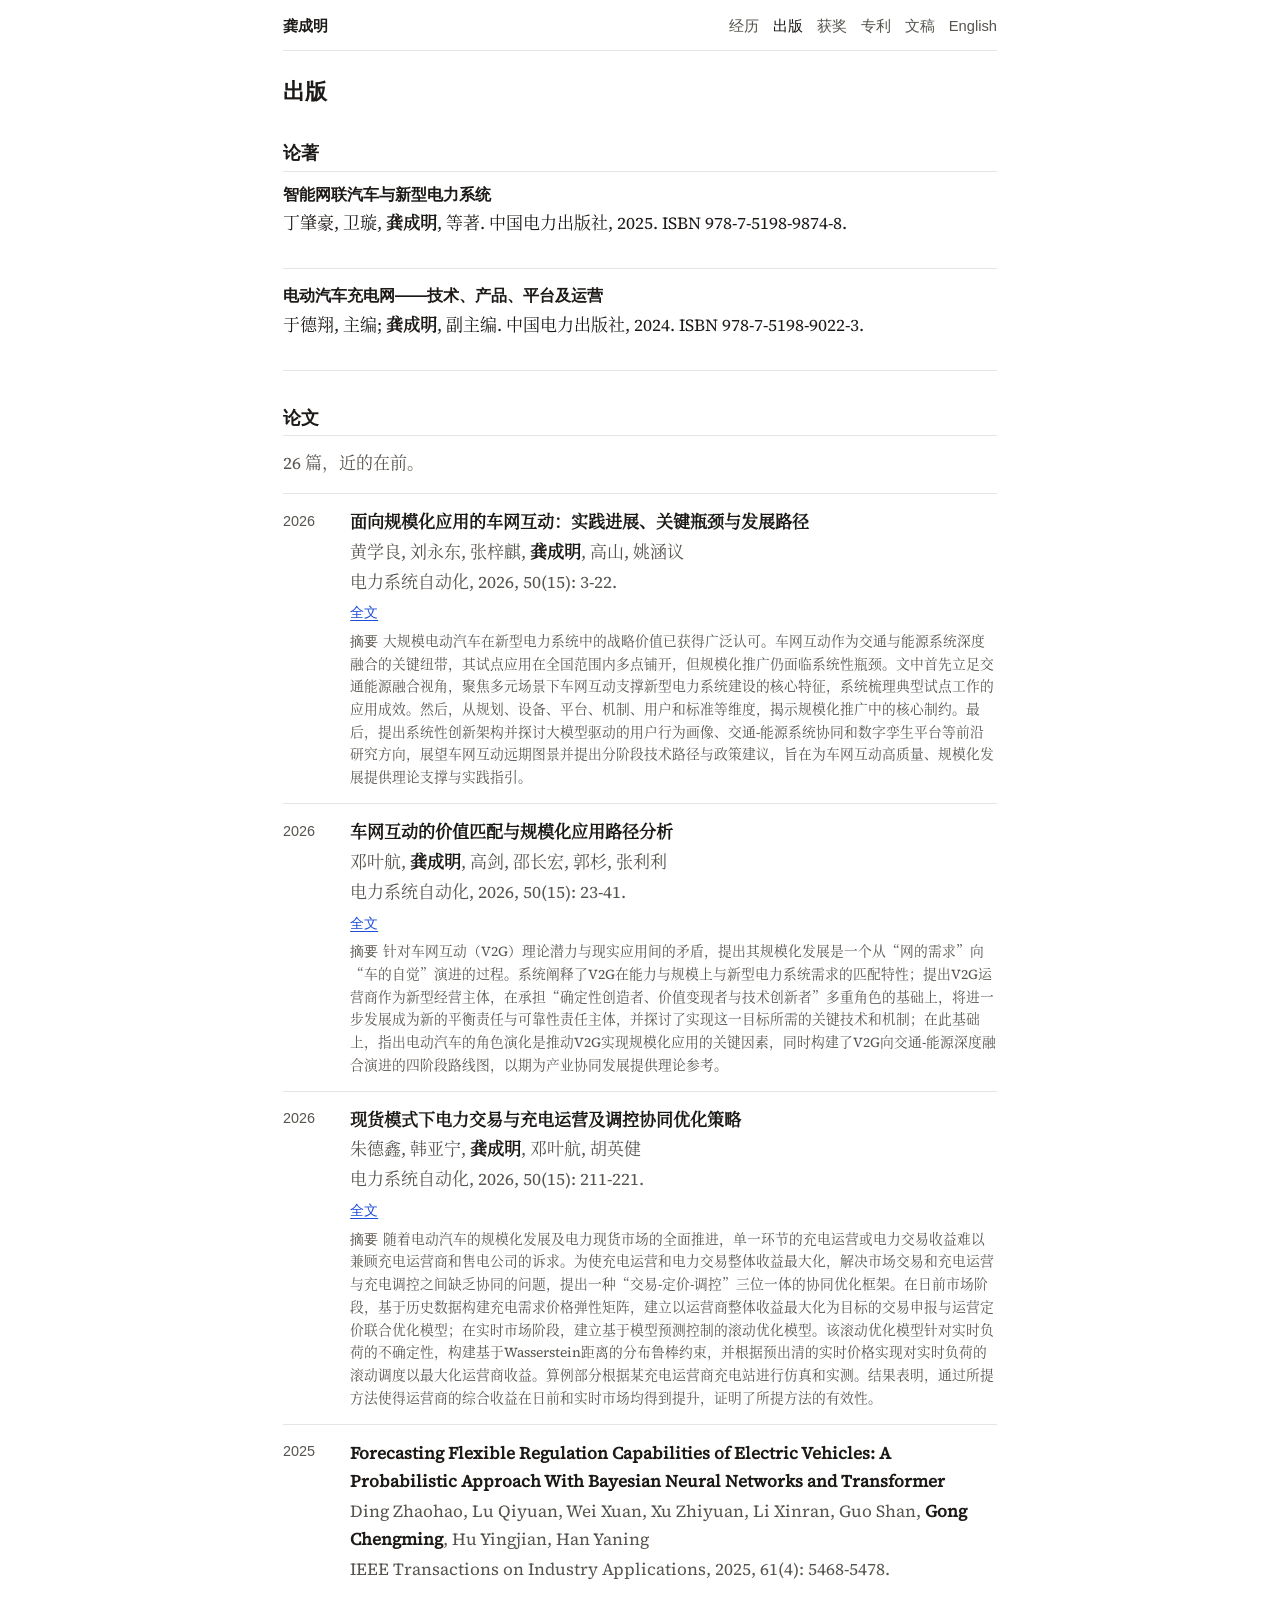
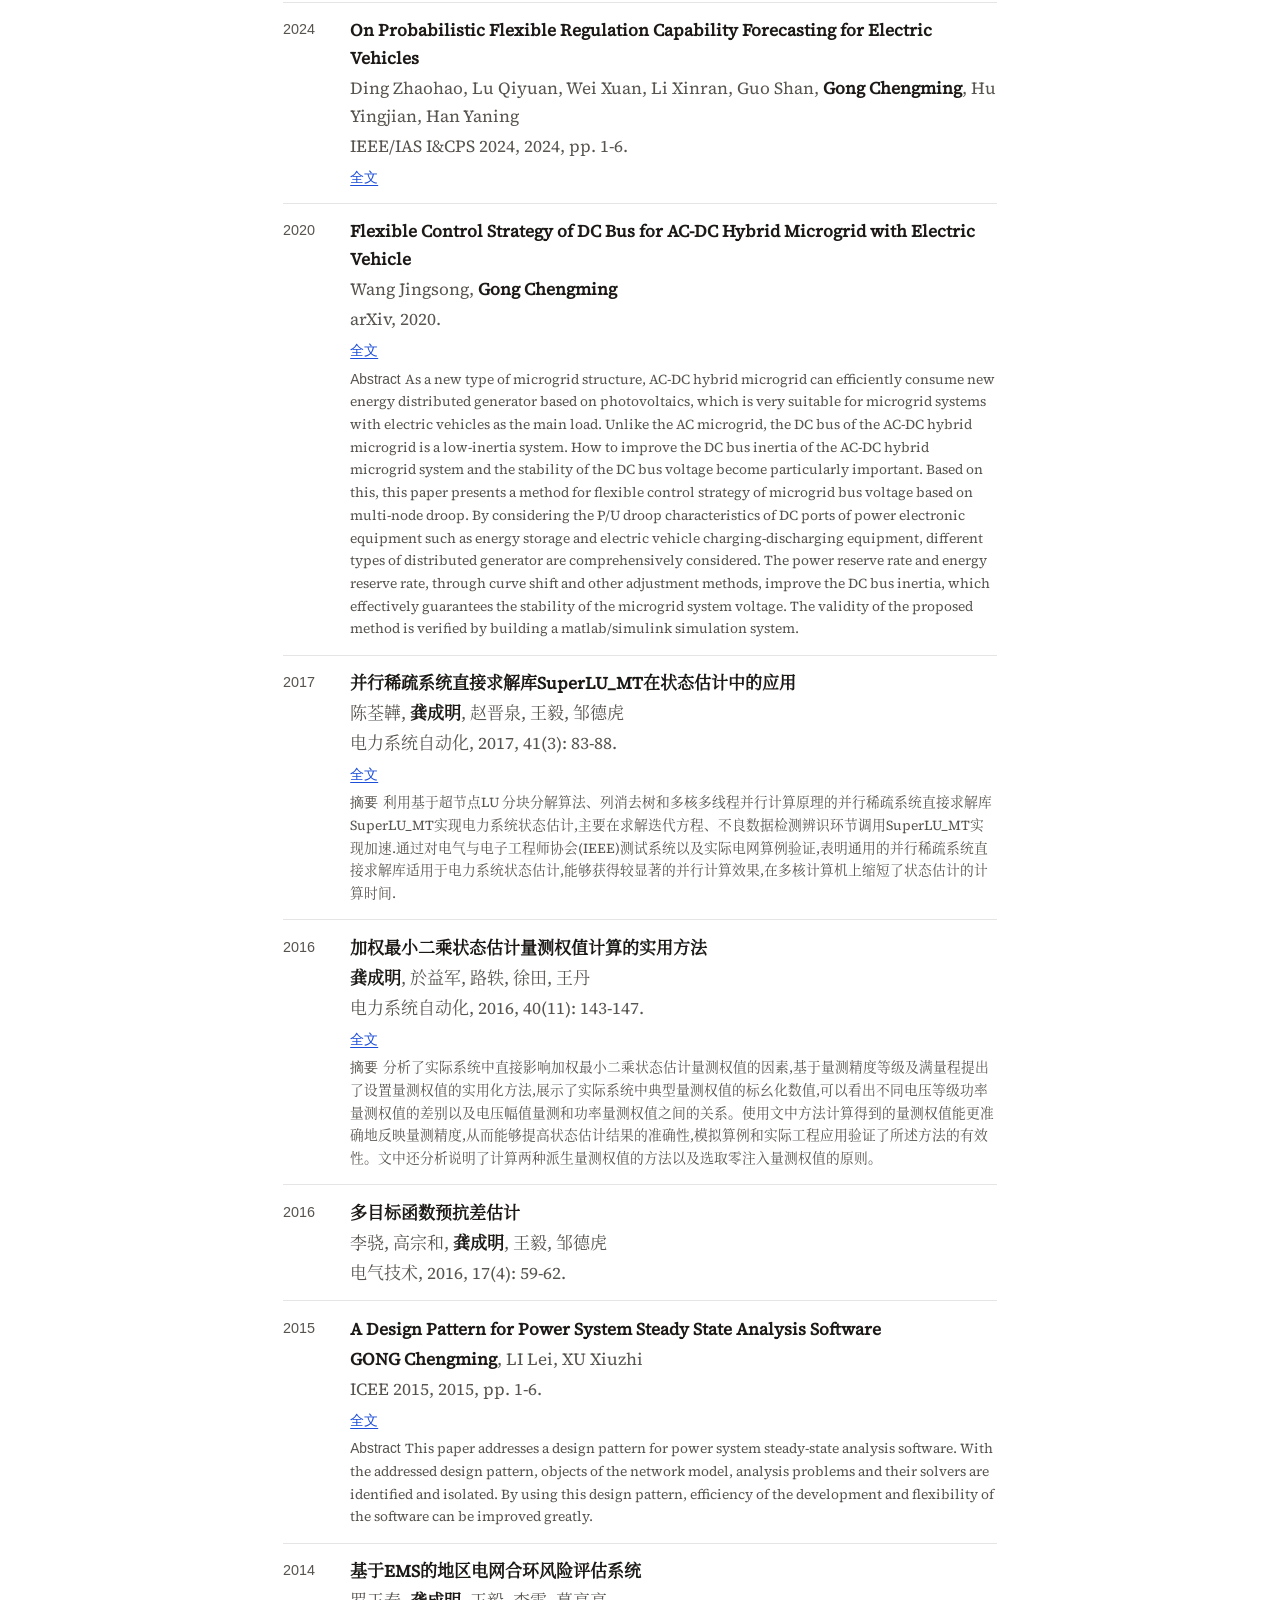
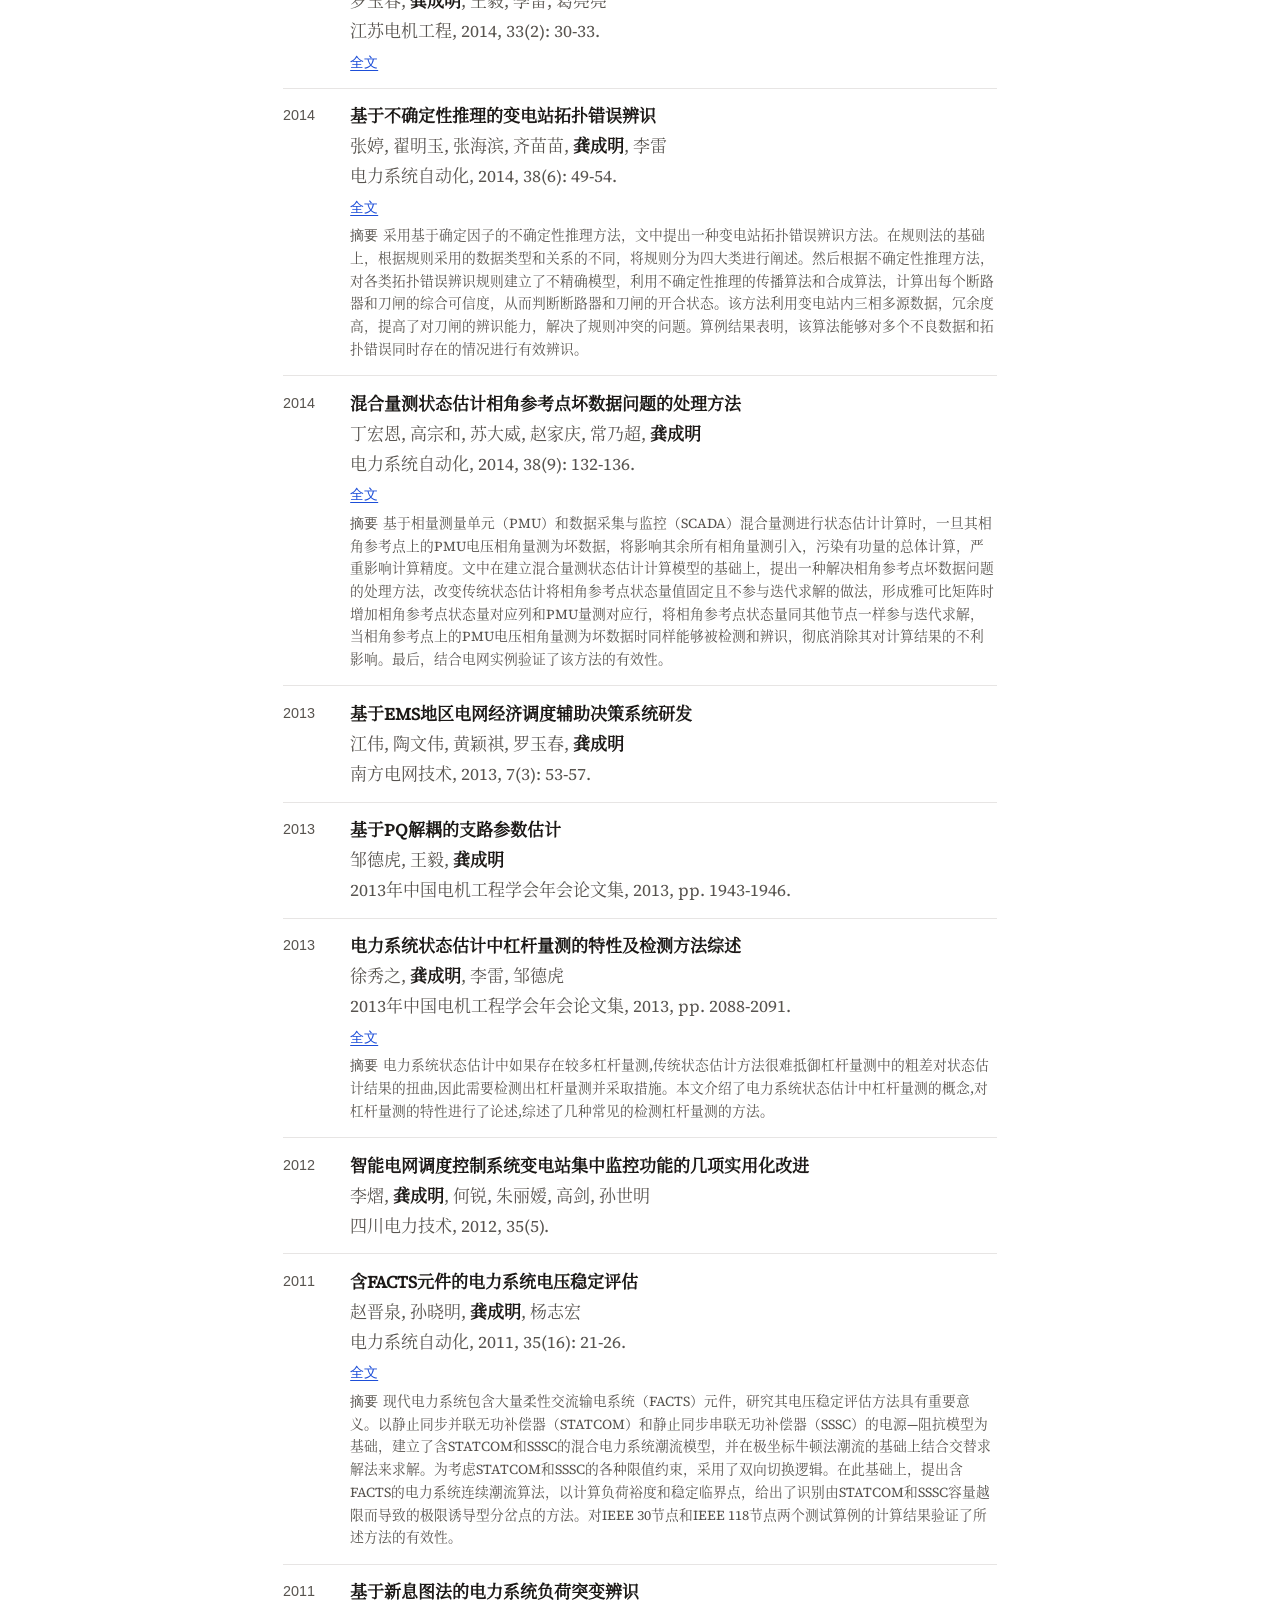
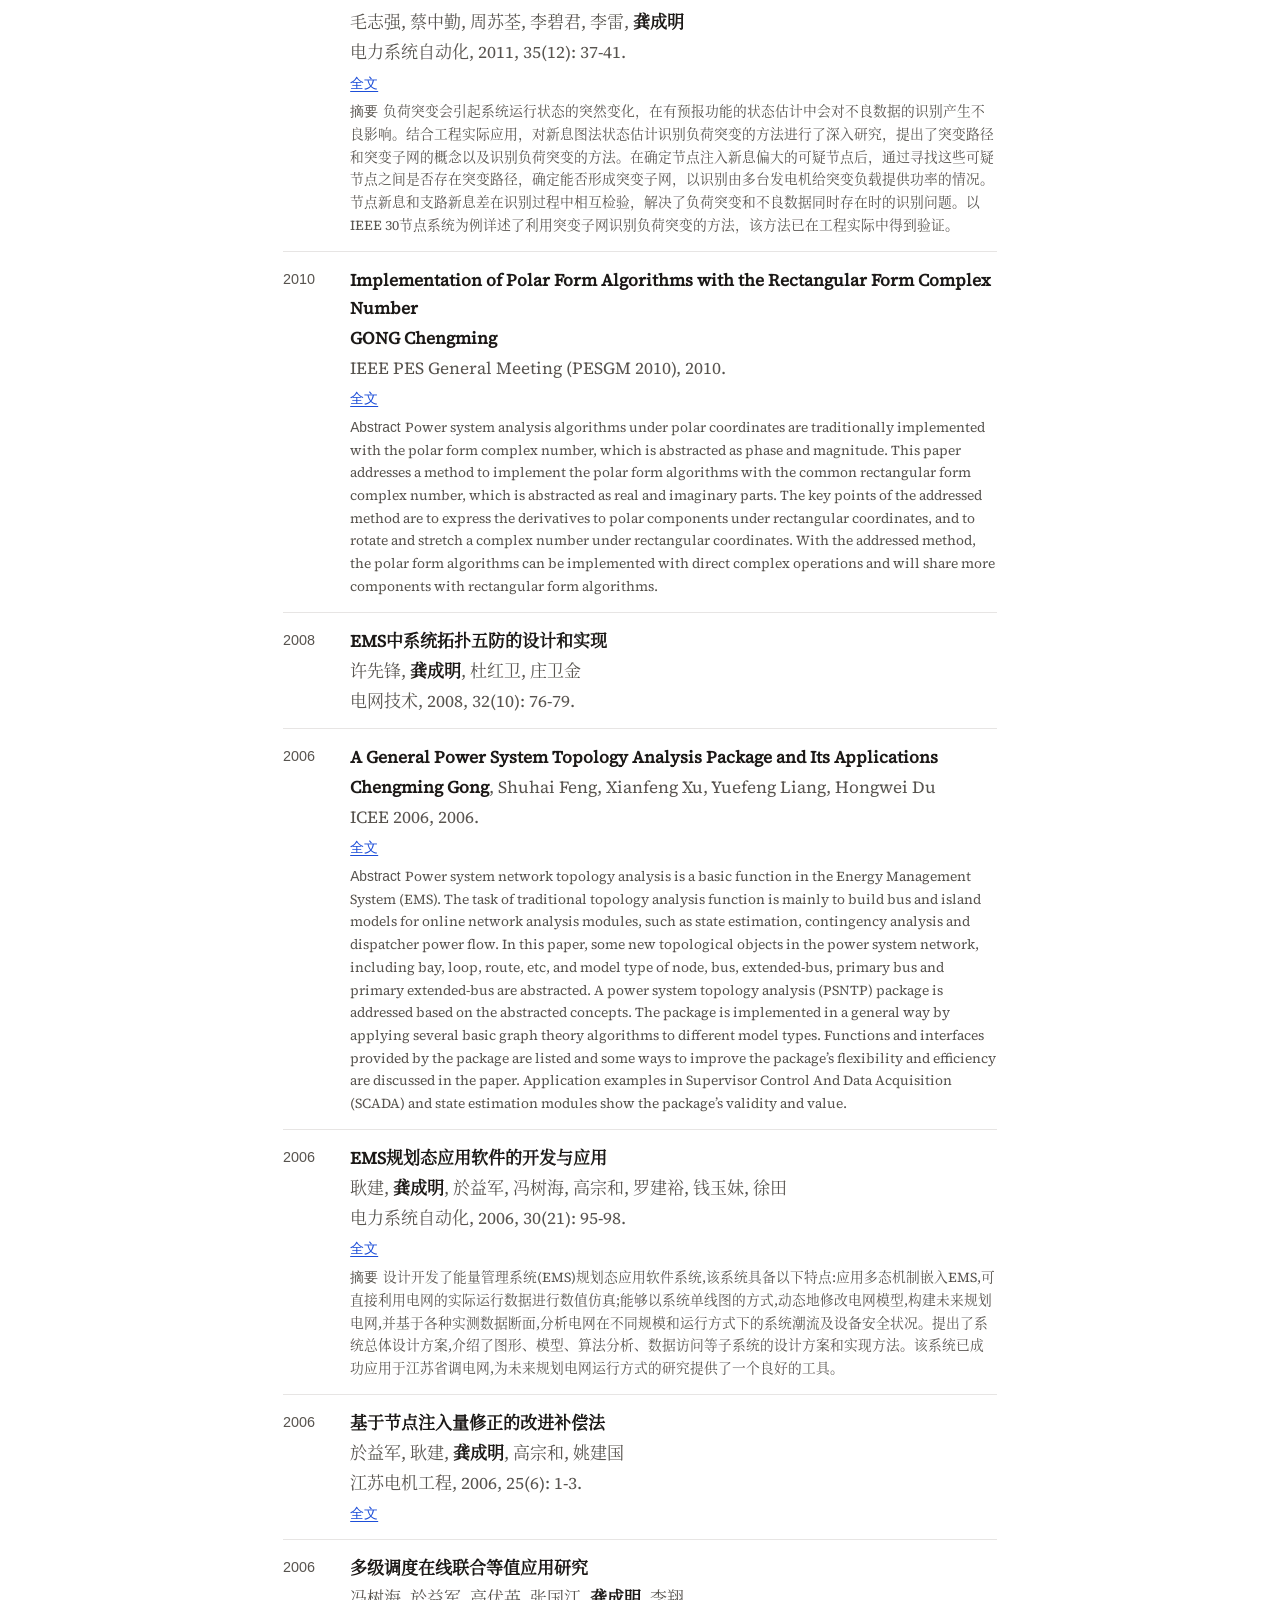
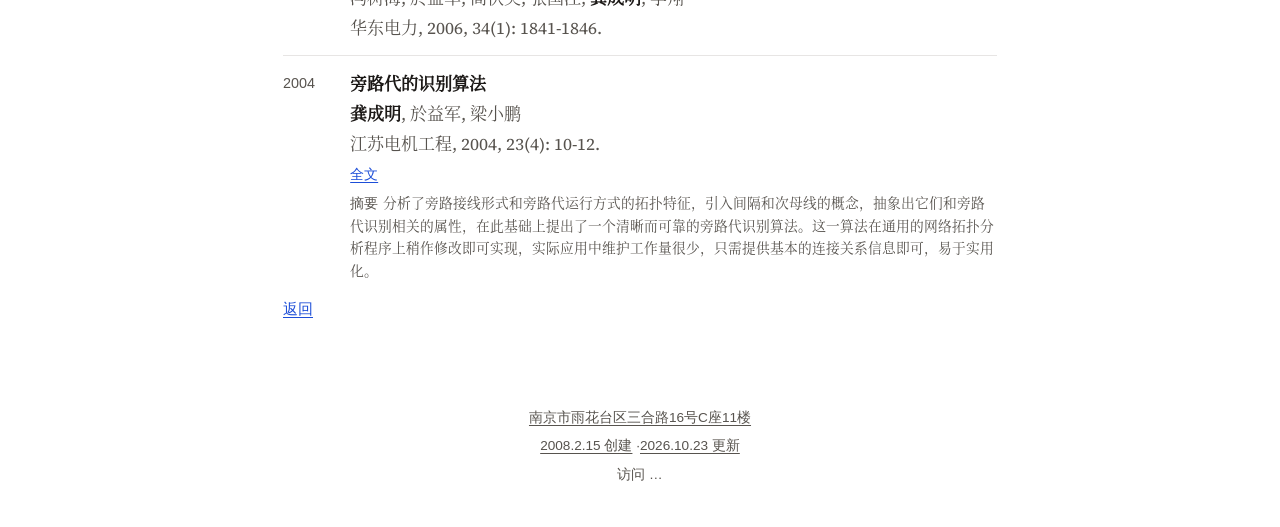
<file: papers.htm>
<!DOCTYPE html>
<html lang="zh-CN">
<head>
  <meta charset="UTF-8">
  <meta name="viewport" content="width=device-width, initial-scale=1.0">
  <title>出版 | 龚成明</title>
  <meta name="description" content="龚成明的出版目录，含论文与论著，涵盖车网互动、虚拟电厂、微电网和电力系统状态估计。">
  <meta name="author" content="龚成明">
  <meta name="robots" content="index, follow">
  <link rel="canonical" href="https://gong.cm/papers.htm">
  <link rel="alternate" hreflang="zh-CN" href="https://gong.cm/papers.htm">
  <link rel="alternate" hreflang="x-default" href="https://gong.cm/papers.htm">
  <link rel="icon" href="/favicon.svg" type="image/svg+xml">
  <meta property="og:type" content="website">
  <meta property="og:locale" content="zh_CN">
  <meta property="og:site_name" content="龚成明">
  <meta property="og:title" content="出版 | 龚成明">
  <meta property="og:description" content="龚成明的出版目录，含论文与论著，涵盖车网互动、虚拟电厂、微电网和电力系统状态估计。">
  <meta property="og:url" content="https://gong.cm/papers.htm">
  <meta property="og:image" content="https://gong.cm/pic/photo.jpg">
  <meta property="og:image:alt" content="龚成明">
  <meta name="twitter:card" content="summary">
  <meta name="twitter:title" content="出版 | 龚成明">
  <meta name="twitter:description" content="龚成明的出版目录，含论文与论著，涵盖车网互动、虚拟电厂、微电网和电力系统状态估计。">
  <meta name="twitter:image" content="https://gong.cm/pic/photo.jpg">
  <link rel="preload" href="/fonts/gong-song.woff2" as="font" type="font/woff2" crossorigin>
  <link rel="preload" href="/fonts/source-serif-4-regular.woff2" as="font" type="font/woff2" crossorigin>
  <link rel="stylesheet" href="/css/theme-pro.css?v=29">
<script type="application/ld+json">{"@context":"https://schema.org","@type":"CollectionPage","name":"出版 | 龚成明","url":"https://gong.cm/papers.htm","description":"龚成明的出版目录，含论文与论著，涵盖车网互动、虚拟电厂、微电网和电力系统状态估计。","inLanguage":"zh-CN","about":{"@type":"Person","name":"龚成明","url":"https://gong.cm/"},"mainEntity":{"@type":"ItemList","numberOfItems":28,"itemListElement":[{"@type":"ListItem","position":1,"item":{"@type":"Book","name":"智能网联汽车与新型电力系统","author":[{"@type":"Person","name":"丁肇豪"},{"@type":"Person","name":"卫璇"},{"@type":"Person","name":"龚成明","url":"https://gong.cm/"}],"publisher":{"@type":"Organization","name":"中国电力出版社"},"datePublished":"2025","isbn":"978-7-5198-9874-8","inLanguage":"zh-CN"}},{"@type":"ListItem","position":2,"item":{"@type":"Book","name":"电动汽车充电网——技术、产品、平台及运营","author":{"@type":"Person","name":"龚成明","url":"https://gong.cm/"},"publisher":{"@type":"Organization","name":"中国电力出版社"},"datePublished":"2024","isbn":"978-7-5198-9022-3","inLanguage":"zh-CN"}},{"@type":"ListItem","position":3,"item":{"@type":"ScholarlyArticle","headline":"面向规模化应用的车网互动：实践进展、关键瓶颈与发展路径","author":[{"@type":"Person","name":"黄学良"},{"@type":"Person","name":"刘永东"},{"@type":"Person","name":"张梓麒"},{"@type":"Person","name":"龚成明"},{"@type":"Person","name":"高山"},{"@type":"Person","name":"姚涵议"}],"datePublished":"2026","inLanguage":"zh-CN","isPartOf":{"@type":"Periodical","name":"电力系统自动化"},"url":"/files/aeps-20250930004.pdf"}},{"@type":"ListItem","position":4,"item":{"@type":"ScholarlyArticle","headline":"车网互动的价值匹配与规模化应用路径分析","author":[{"@type":"Person","name":"邓叶航"},{"@type":"Person","name":"龚成明"},{"@type":"Person","name":"高剑"},{"@type":"Person","name":"邵长宏"},{"@type":"Person","name":"郭杉"},{"@type":"Person","name":"张利利"}],"datePublished":"2026","inLanguage":"zh-CN","isPartOf":{"@type":"Periodical","name":"电力系统自动化"},"url":"/files/aeps-20250930012.pdf"}},{"@type":"ListItem","position":5,"item":{"@type":"ScholarlyArticle","headline":"现货模式下电力交易与充电运营及调控协同优化策略","author":[{"@type":"Person","name":"朱德鑫"},{"@type":"Person","name":"韩亚宁"},{"@type":"Person","name":"龚成明"},{"@type":"Person","name":"邓叶航"},{"@type":"Person","name":"胡英健"}],"datePublished":"2026","inLanguage":"zh-CN","isPartOf":{"@type":"Periodical","name":"电力系统自动化"},"url":"/files/aeps-20250904002.pdf"}},{"@type":"ListItem","position":6,"item":{"@type":"ScholarlyArticle","headline":"Forecasting Flexible Regulation Capabilities of Electric Vehicles: A Probabilistic Approach With Bayesian Neural Networks and Transformer","author":[{"@type":"Person","name":"Ding Zhaohao"},{"@type":"Person","name":"Lu Qiyuan"},{"@type":"Person","name":"Wei Xuan"},{"@type":"Person","name":"Xu Zhiyuan"},{"@type":"Person","name":"Li Xinran"},{"@type":"Person","name":"Guo Shan"},{"@type":"Person","name":"Gong Chengming"},{"@type":"Person","name":"Hu Yingjian"},{"@type":"Person","name":"Han Yaning"}],"datePublished":"2025","inLanguage":"en","isPartOf":{"@type":"Periodical","name":"IEEE Transactions on Industry Applications"}}},{"@type":"ListItem","position":7,"item":{"@type":"ScholarlyArticle","headline":"On Probabilistic Flexible Regulation Capability Forecasting for Electric Vehicles","author":[{"@type":"Person","name":"Ding Zhaohao"},{"@type":"Person","name":"Lu Qiyuan"},{"@type":"Person","name":"Wei Xuan"},{"@type":"Person","name":"Li Xinran"},{"@type":"Person","name":"Guo Shan"},{"@type":"Person","name":"Gong Chengming"},{"@type":"Person","name":"Hu Yingjian"},{"@type":"Person","name":"Han Yaning"}],"datePublished":"2024","inLanguage":"en","url":"https://ieeexplore.ieee.org/document/10563654/"}},{"@type":"ListItem","position":8,"item":{"@type":"ScholarlyArticle","headline":"Flexible Control Strategy of DC Bus for AC-DC Hybrid Microgrid with Electric Vehicle","author":[{"@type":"Person","name":"Wang Jingsong"},{"@type":"Person","name":"Gong Chengming"}],"datePublished":"2020","inLanguage":"en","isPartOf":{"@type":"Periodical","name":"arXiv"},"url":"/files/arxiv-2004.02096.pdf"}},{"@type":"ListItem","position":9,"item":{"@type":"ScholarlyArticle","headline":"并行稀疏系统直接求解库SuperLU_MT在状态估计中的应用","author":[{"@type":"Person","name":"陈荃韡"},{"@type":"Person","name":"龚成明"},{"@type":"Person","name":"赵晋泉"},{"@type":"Person","name":"王毅"},{"@type":"Person","name":"邹德虎"}],"datePublished":"2017","inLanguage":"zh-CN","isPartOf":{"@type":"Periodical","name":"电力系统自动化"},"url":"/files/aeps-20160607008.pdf"}},{"@type":"ListItem","position":10,"item":{"@type":"ScholarlyArticle","headline":"多目标函数预抗差估计","author":[{"@type":"Person","name":"李骁"},{"@type":"Person","name":"高宗和"},{"@type":"Person","name":"龚成明"},{"@type":"Person","name":"王毅"},{"@type":"Person","name":"邹德虎"}],"datePublished":"2016","inLanguage":"zh-CN","isPartOf":{"@type":"Periodical","name":"电气技术"}}},{"@type":"ListItem","position":11,"item":{"@type":"ScholarlyArticle","headline":"加权最小二乘状态估计量测权值计算的实用方法","author":[{"@type":"Person","name":"龚成明"},{"@type":"Person","name":"於益军"},{"@type":"Person","name":"路轶"},{"@type":"Person","name":"徐田"},{"@type":"Person","name":"王丹"}],"datePublished":"2016","inLanguage":"zh-CN","isPartOf":{"@type":"Periodical","name":"电力系统自动化"},"url":"/files/aeps-20150615015.pdf"}},{"@type":"ListItem","position":12,"item":{"@type":"ScholarlyArticle","headline":"A Design Pattern for Power System Steady State Analysis Software","author":[{"@type":"Person","name":"GONG Chengming"},{"@type":"Person","name":"LI Lei"},{"@type":"Person","name":"XU Xiuzhi"}],"datePublished":"2015","inLanguage":"en","url":"https://gong.cm/files/ICEE2015.pdf"}},{"@type":"ListItem","position":13,"item":{"@type":"ScholarlyArticle","headline":"混合量测状态估计相角参考点坏数据问题的处理方法","author":[{"@type":"Person","name":"丁宏恩"},{"@type":"Person","name":"高宗和"},{"@type":"Person","name":"苏大威"},{"@type":"Person","name":"赵家庆"},{"@type":"Person","name":"常乃超"},{"@type":"Person","name":"龚成明"}],"datePublished":"2014","inLanguage":"zh-CN","isPartOf":{"@type":"Periodical","name":"电力系统自动化"},"url":"/files/aeps-20140507008.pdf"}},{"@type":"ListItem","position":14,"item":{"@type":"ScholarlyArticle","headline":"基于不确定性推理的变电站拓扑错误辨识","author":[{"@type":"Person","name":"张婷"},{"@type":"Person","name":"翟明玉"},{"@type":"Person","name":"张海滨"},{"@type":"Person","name":"齐苗苗"},{"@type":"Person","name":"龚成明"},{"@type":"Person","name":"李雷"}],"datePublished":"2014","inLanguage":"zh-CN","isPartOf":{"@type":"Periodical","name":"电力系统自动化"},"url":"/files/aeps-20140506008.pdf"}},{"@type":"ListItem","position":15,"item":{"@type":"ScholarlyArticle","headline":"基于EMS的地区电网合环风险评估系统","author":[{"@type":"Person","name":"罗玉春"},{"@type":"Person","name":"龚成明"},{"@type":"Person","name":"王毅"},{"@type":"Person","name":"李雷"},{"@type":"Person","name":"葛亮亮"}],"datePublished":"2014","inLanguage":"zh-CN","isPartOf":{"@type":"Periodical","name":"江苏电机工程"},"url":"https://kns.cnki.net/kcms/detail/detail.aspx?doi=10.19464/j.cnki.cn32-1541/tm.2014.02.009"}},{"@type":"ListItem","position":16,"item":{"@type":"ScholarlyArticle","headline":"基于EMS地区电网经济调度辅助决策系统研发","author":[{"@type":"Person","name":"江伟"},{"@type":"Person","name":"陶文伟"},{"@type":"Person","name":"黄颖祺"},{"@type":"Person","name":"罗玉春"},{"@type":"Person","name":"龚成明"}],"datePublished":"2013","inLanguage":"zh-CN","isPartOf":{"@type":"Periodical","name":"南方电网技术"}}},{"@type":"ListItem","position":17,"item":{"@type":"ScholarlyArticle","headline":"基于PQ解耦的支路参数估计","author":[{"@type":"Person","name":"邹德虎"},{"@type":"Person","name":"王毅"},{"@type":"Person","name":"龚成明"}],"datePublished":"2013","inLanguage":"zh-CN"}},{"@type":"ListItem","position":18,"item":{"@type":"ScholarlyArticle","headline":"电力系统状态估计中杠杆量测的特性及检测方法综述","author":[{"@type":"Person","name":"徐秀之"},{"@type":"Person","name":"龚成明"},{"@type":"Person","name":"李雷"},{"@type":"Person","name":"邹德虎"}],"datePublished":"2013","inLanguage":"zh-CN","url":"https://gong.cm/files/leverage-meas.pdf"}},{"@type":"ListItem","position":19,"item":{"@type":"ScholarlyArticle","headline":"智能电网调度控制系统变电站集中监控功能的几项实用化改进","author":[{"@type":"Person","name":"李熠"},{"@type":"Person","name":"龚成明"},{"@type":"Person","name":"何锐"},{"@type":"Person","name":"朱丽嫒"},{"@type":"Person","name":"高剑"},{"@type":"Person","name":"孙世明"}],"datePublished":"2012","inLanguage":"zh-CN","isPartOf":{"@type":"Periodical","name":"四川电力技术"}}},{"@type":"ListItem","position":20,"item":{"@type":"ScholarlyArticle","headline":"含FACTS元件的电力系统电压稳定评估","author":[{"@type":"Person","name":"赵晋泉"},{"@type":"Person","name":"孙晓明"},{"@type":"Person","name":"龚成明"},{"@type":"Person","name":"杨志宏"}],"datePublished":"2011","inLanguage":"zh-CN","isPartOf":{"@type":"Periodical","name":"电力系统自动化"},"url":"/files/aeps-20110507008.pdf"}},{"@type":"ListItem","position":21,"item":{"@type":"ScholarlyArticle","headline":"基于新息图法的电力系统负荷突变辨识","author":[{"@type":"Person","name":"毛志强"},{"@type":"Person","name":"蔡中勤"},{"@type":"Person","name":"周苏荃"},{"@type":"Person","name":"李碧君"},{"@type":"Person","name":"李雷"},{"@type":"Person","name":"龚成明"}],"datePublished":"2011","inLanguage":"zh-CN","isPartOf":{"@type":"Periodical","name":"电力系统自动化"},"url":"/files/aeps-20110506008.pdf"}},{"@type":"ListItem","position":22,"item":{"@type":"ScholarlyArticle","headline":"Implementation of Polar Form Algorithms with the Rectangular Form Complex Number","author":[{"@type":"Person","name":"GONG Chengming"}],"datePublished":"2010","inLanguage":"en","url":"https://gong.cm/files/pesgm2010.pdf"}},{"@type":"ListItem","position":23,"item":{"@type":"ScholarlyArticle","headline":"EMS中系统拓扑五防的设计和实现","author":[{"@type":"Person","name":"许先锋"},{"@type":"Person","name":"龚成明"},{"@type":"Person","name":"杜红卫"},{"@type":"Person","name":"庄卫金"}],"datePublished":"2008","inLanguage":"zh-CN","isPartOf":{"@type":"Periodical","name":"电网技术"}}},{"@type":"ListItem","position":24,"item":{"@type":"ScholarlyArticle","headline":"基于节点注入量修正的改进补偿法","author":[{"@type":"Person","name":"於益军"},{"@type":"Person","name":"耿建"},{"@type":"Person","name":"龚成明"},{"@type":"Person","name":"高宗和"},{"@type":"Person","name":"姚建国"}],"datePublished":"2006","inLanguage":"zh-CN","isPartOf":{"@type":"Periodical","name":"江苏电机工程"},"url":"https://kns.cnki.net/kcms/detail/detail.aspx?doi=10.19464/j.cnki.cn32-1541/tm.2006.06.001"}},{"@type":"ListItem","position":25,"item":{"@type":"ScholarlyArticle","headline":"EMS规划态应用软件的开发与应用","author":[{"@type":"Person","name":"耿建"},{"@type":"Person","name":"龚成明"},{"@type":"Person","name":"於益军"},{"@type":"Person","name":"冯树海"},{"@type":"Person","name":"高宗和"},{"@type":"Person","name":"罗建裕"},{"@type":"Person","name":"钱玉妹"},{"@type":"Person","name":"徐田"}],"datePublished":"2006","inLanguage":"zh-CN","isPartOf":{"@type":"Periodical","name":"电力系统自动化"},"url":"/files/aeps-d062120.pdf"}},{"@type":"ListItem","position":26,"item":{"@type":"ScholarlyArticle","headline":"多级调度在线联合等值应用研究","author":[{"@type":"Person","name":"冯树海"},{"@type":"Person","name":"於益军"},{"@type":"Person","name":"高伏英"},{"@type":"Person","name":"张国江"},{"@type":"Person","name":"龚成明"},{"@type":"Person","name":"李翔"}],"datePublished":"2006","inLanguage":"zh-CN","isPartOf":{"@type":"Periodical","name":"华东电力"}}},{"@type":"ListItem","position":27,"item":{"@type":"ScholarlyArticle","headline":"A General Power System Topology Analysis Package and Its Applications","author":[{"@type":"Person","name":"Chengming Gong"},{"@type":"Person","name":"Shuhai Feng"},{"@type":"Person","name":"Xianfeng Xu"},{"@type":"Person","name":"Yuefeng Liang"},{"@type":"Person","name":"Hongwei Du"}],"datePublished":"2006","inLanguage":"en","url":"https://gong.cm/files/PSNTP_paper.pdf"}},{"@type":"ListItem","position":28,"item":{"@type":"ScholarlyArticle","headline":"旁路代的识别算法","author":[{"@type":"Person","name":"龚成明"},{"@type":"Person","name":"於益军"},{"@type":"Person","name":"梁小鹏"}],"datePublished":"2004","inLanguage":"zh-CN","isPartOf":{"@type":"Periodical","name":"江苏电机工程"},"url":"https://gong.cm/files/bypass.pdf"}}]}}</script>
</head>
<body>
<a class="skip-link" href="#main">跳转到主内容</a>
<nav class="site-nav" aria-label="章节"><a class="home" href="/">龚成明</a><a href="/#experience">经历</a><a href="/#papers" aria-current="page">出版</a><a href="/#awards">获奖</a><a href="/#patents">专利</a><a href="/#writings">文稿</a><a href="/Gong_Chengming_CV.html">English</a></nav>
<main id="main">
<h1>出版</h1>
<h2>论著</h2>
<article class="entry"><h3>智能网联汽车与新型电力系统</h3><p>丁肇豪, 卫璇, <span class="me">龚成明</span>, 等著. 中国电力出版社, 2025. ISBN 978-7-5198-9874-8.</p></article>
<article class="entry"><h3>电动汽车充电网——技术、产品、平台及运营</h3><p>于德翔, 主编; <span class="me">龚成明</span>, 副主编. 中国电力出版社, 2024. ISBN 978-7-5198-9022-3.</p></article>
<h2 id="papers-all">论文</h2><p class="meta">26 篇，近的在前。</p>
<ol class="paper-list"><li><div class="py">2026</div><div><p class="pt">面向规模化应用的车网互动：实践进展、关键瓶颈与发展路径</p><p class="pa">黄学良, 刘永东, 张梓麒, <span class="me">龚成明</span>, 高山, 姚涵议</p><p class="pv">电力系统自动化, 2026, 50(15): 3-22.</p><p class="pl"><a href="/files/aeps-20250930004.pdf">全文</a></p><p class="abs"><span class="al">摘要</span>大规模电动汽车在新型电力系统中的战略价值已获得广泛认可。车网互动作为交通与能源系统深度融合的关键纽带，其试点应用在全国范围内多点铺开，但规模化推广仍面临系统性瓶颈。文中首先立足交通能源融合视角，聚焦多元场景下车网互动支撑新型电力系统建设的核心特征，系统梳理典型试点工作的应用成效。然后，从规划、设备、平台、机制、用户和标准等维度，揭示规模化推广中的核心制约。最后，提出系统性创新架构并探讨大模型驱动的用户行为画像、交通-能源系统协同和数字孪生平台等前沿研究方向，展望车网互动远期图景并提出分阶段技术路径与政策建议，旨在为车网互动高质量、规模化发展提供理论支撑与实践指引。</p></div></li><li><div class="py">2026</div><div><p class="pt">车网互动的价值匹配与规模化应用路径分析</p><p class="pa">邓叶航, <span class="me">龚成明</span>, 高剑, 邵长宏, 郭杉, 张利利</p><p class="pv">电力系统自动化, 2026, 50(15): 23-41.</p><p class="pl"><a href="/files/aeps-20250930012.pdf">全文</a></p><p class="abs"><span class="al">摘要</span>针对车网互动（V2G）理论潜力与现实应用间的矛盾，提出其规模化发展是一个从“网的需求”向“车的自觉”演进的过程。系统阐释了V2G在能力与规模上与新型电力系统需求的匹配特性；提出V2G运营商作为新型经营主体，在承担“确定性创造者、价值变现者与技术创新者”多重角色的基础上，将进一步发展成为新的平衡责任与可靠性责任主体，并探讨了实现这一目标所需的关键技术和机制；在此基础上，指出电动汽车的角色演化是推动V2G实现规模化应用的关键因素，同时构建了V2G向交通-能源深度融合演进的四阶段路线图，以期为产业协同发展提供理论参考。</p></div></li><li><div class="py">2026</div><div><p class="pt">现货模式下电力交易与充电运营及调控协同优化策略</p><p class="pa">朱德鑫, 韩亚宁, <span class="me">龚成明</span>, 邓叶航, 胡英健</p><p class="pv">电力系统自动化, 2026, 50(15): 211-221.</p><p class="pl"><a href="/files/aeps-20250904002.pdf">全文</a></p><p class="abs"><span class="al">摘要</span>随着电动汽车的规模化发展及电力现货市场的全面推进，单一环节的充电运营或电力交易收益难以兼顾充电运营商和售电公司的诉求。为使充电运营和电力交易整体收益最大化，解决市场交易和充电运营与充电调控之间缺乏协同的问题，提出一种“交易-定价-调控”三位一体的协同优化框架。在日前市场阶段，基于历史数据构建充电需求价格弹性矩阵，建立以运营商整体收益最大化为目标的交易申报与运营定价联合优化模型；在实时市场阶段，建立基于模型预测控制的滚动优化模型。该滚动优化模型针对实时负荷的不确定性，构建基于Wasserstein距离的分布鲁棒约束，并根据预出清的实时价格实现对实时负荷的滚动调度以最大化运营商收益。算例部分根据某充电运营商充电站进行仿真和实测。结果表明，通过所提方法使得运营商的综合收益在日前和实时市场均得到提升，证明了所提方法的有效性。</p></div></li><li><div class="py">2025</div><div><p class="pt">Forecasting Flexible Regulation Capabilities of Electric Vehicles: A Probabilistic Approach With Bayesian Neural Networks and Transformer</p><p class="pa">Ding Zhaohao, Lu Qiyuan, Wei Xuan, Xu Zhiyuan, Li Xinran, Guo Shan, <span class="me">Gong Chengming</span>, Hu Yingjian, Han Yaning</p><p class="pv">IEEE Transactions on Industry Applications, 2025, 61(4): 5468-5478.</p><p class="pl"></p></div></li><li><div class="py">2024</div><div><p class="pt">On Probabilistic Flexible Regulation Capability Forecasting for Electric Vehicles</p><p class="pa">Ding Zhaohao, Lu Qiyuan, Wei Xuan, Li Xinran, Guo Shan, <span class="me">Gong Chengming</span>, Hu Yingjian, Han Yaning</p><p class="pv">IEEE/IAS I&amp;CPS 2024, 2024, pp. 1-6.</p><p class="pl"><a href="https://ieeexplore.ieee.org/document/10563654/">全文</a></p></div></li><li><div class="py">2020</div><div><p class="pt">Flexible Control Strategy of DC Bus for AC-DC Hybrid Microgrid with Electric Vehicle</p><p class="pa">Wang Jingsong, <span class="me">Gong Chengming</span></p><p class="pv">arXiv, 2020.</p><p class="pl"><a href="/files/arxiv-2004.02096.pdf">全文</a></p><p class="abs"><span class="al">Abstract</span>As a new type of microgrid structure, AC-DC hybrid microgrid can efficiently consume new energy distributed generator based on photovoltaics, which is very suitable for microgrid systems with electric vehicles as the main load. Unlike the AC microgrid, the DC bus of the AC-DC hybrid microgrid is a low-inertia system. How to improve the DC bus inertia of the AC-DC hybrid microgrid system and the stability of the DC bus voltage become particularly important. Based on this, this paper presents a method for flexible control strategy of microgrid bus voltage based on multi-node droop. By considering the P/U droop characteristics of DC ports of power electronic equipment such as energy storage and electric vehicle charging-discharging equipment, different types of distributed generator are comprehensively considered. The power reserve rate and energy reserve rate, through curve shift and other adjustment methods, improve the DC bus inertia, which effectively guarantees the stability of the microgrid system voltage. The validity of the proposed method is verified by building a matlab/simulink simulation system.</p></div></li><li><div class="py">2017</div><div><p class="pt">并行稀疏系统直接求解库SuperLU_MT在状态估计中的应用</p><p class="pa">陈荃韡, <span class="me">龚成明</span>, 赵晋泉, 王毅, 邹德虎</p><p class="pv">电力系统自动化, 2017, 41(3): 83-88.</p><p class="pl"><a href="/files/aeps-20160607008.pdf">全文</a></p><p class="abs"><span class="al">摘要</span>利用基于超节点LU 分块分解算法、列消去树和多核多线程并行计算原理的并行稀疏系统直接求解库SuperLU_MT实现电力系统状态估计,主要在求解迭代方程、不良数据检测辨识环节调用SuperLU_MT实现加速.通过对电气与电子工程师协会(IEEE)测试系统以及实际电网算例验证,表明通用的并行稀疏系统直接求解库适用于电力系统状态估计,能够获得较显著的并行计算效果,在多核计算机上缩短了状态估计的计算时间.</p></div></li><li><div class="py">2016</div><div><p class="pt">加权最小二乘状态估计量测权值计算的实用方法</p><p class="pa"><span class="me">龚成明</span>, 於益军, 路轶, 徐田, 王丹</p><p class="pv">电力系统自动化, 2016, 40(11): 143-147.</p><p class="pl"><a href="/files/aeps-20150615015.pdf">全文</a></p><p class="abs"><span class="al">摘要</span>分析了实际系统中直接影响加权最小二乘状态估计量测权值的因素,基于量测精度等级及满量程提出了设置量测权值的实用化方法,展示了实际系统中典型量测权值的标幺化数值,可以看出不同电压等级功率量测权值的差别以及电压幅值量测和功率量测权值之间的关系。使用文中方法计算得到的量测权值能更准确地反映量测精度,从而能够提高状态估计结果的准确性,模拟算例和实际工程应用验证了所述方法的有效性。文中还分析说明了计算两种派生量测权值的方法以及选取零注入量测权值的原则。</p></div></li><li><div class="py">2016</div><div><p class="pt">多目标函数预抗差估计</p><p class="pa">李骁, 高宗和, <span class="me">龚成明</span>, 王毅, 邹德虎</p><p class="pv">电气技术, 2016, 17(4): 59-62.</p></div></li><li><div class="py">2015</div><div><p class="pt">A Design Pattern for Power System Steady State Analysis Software</p><p class="pa"><span class="me">GONG Chengming</span>, LI Lei, XU Xiuzhi</p><p class="pv">ICEE 2015, 2015, pp. 1-6.</p><p class="pl"><a href="/files/ICEE2015.pdf">全文</a></p><p class="abs"><span class="al">Abstract</span>This paper addresses a design pattern for power system steady-state analysis software. With the addressed design pattern, objects of the network model, analysis problems and their solvers are identified and isolated. By using this design pattern, efficiency of the development and flexibility of the software can be improved greatly.</p></div></li><li><div class="py">2014</div><div><p class="pt">基于EMS的地区电网合环风险评估系统</p><p class="pa">罗玉春, <span class="me">龚成明</span>, 王毅, 李雷, 葛亮亮</p><p class="pv">江苏电机工程, 2014, 33(2): 30-33.</p><p class="pl"><a href="https://kns.cnki.net/kcms/detail/detail.aspx?doi=10.19464/j.cnki.cn32-1541/tm.2014.02.009">全文</a></p></div></li><li><div class="py">2014</div><div><p class="pt">基于不确定性推理的变电站拓扑错误辨识</p><p class="pa">张婷, 翟明玉, 张海滨, 齐苗苗, <span class="me">龚成明</span>, 李雷</p><p class="pv">电力系统自动化, 2014, 38(6): 49-54.</p><p class="pl"><a href="/files/aeps-20140506008.pdf">全文</a></p><p class="abs"><span class="al">摘要</span>采用基于确定因子的不确定性推理方法，文中提出一种变电站拓扑错误辨识方法。在规则法的基础上，根据规则采用的数据类型和关系的不同，将规则分为四大类进行阐述。然后根据不确定性推理方法，对各类拓扑错误辨识规则建立了不精确模型，利用不确定性推理的传播算法和合成算法，计算出每个断路器和刀闸的综合可信度，从而判断断路器和刀闸的开合状态。该方法利用变电站内三相多源数据，冗余度高，提高了对刀闸的辨识能力，解决了规则冲突的问题。算例结果表明，该算法能够对多个不良数据和拓扑错误同时存在的情况进行有效辨识。</p></div></li><li><div class="py">2014</div><div><p class="pt">混合量测状态估计相角参考点坏数据问题的处理方法</p><p class="pa">丁宏恩, 高宗和, 苏大威, 赵家庆, 常乃超, <span class="me">龚成明</span></p><p class="pv">电力系统自动化, 2014, 38(9): 132-136.</p><p class="pl"><a href="/files/aeps-20140507008.pdf">全文</a></p><p class="abs"><span class="al">摘要</span>基于相量测量单元（PMU）和数据采集与监控（SCADA）混合量测进行状态估计计算时，一旦其相角参考点上的PMU电压相角量测为坏数据，将影响其余所有相角量测引入，污染有功量的总体计算，严重影响计算精度。文中在建立混合量测状态估计计算模型的基础上，提出一种解决相角参考点坏数据问题的处理方法，改变传统状态估计将相角参考点状态量值固定且不参与迭代求解的做法，形成雅可比矩阵时增加相角参考点状态量对应列和PMU量测对应行，将相角参考点状态量同其他节点一样参与迭代求解，当相角参考点上的PMU电压相角量测为坏数据时同样能够被检测和辨识，彻底消除其对计算结果的不利影响。最后，结合电网实例验证了该方法的有效性。</p></div></li><li><div class="py">2013</div><div><p class="pt">基于EMS地区电网经济调度辅助决策系统研发</p><p class="pa">江伟, 陶文伟, 黄颖祺, 罗玉春, <span class="me">龚成明</span></p><p class="pv">南方电网技术, 2013, 7(3): 53-57.</p></div></li><li><div class="py">2013</div><div><p class="pt">基于PQ解耦的支路参数估计</p><p class="pa">邹德虎, 王毅, <span class="me">龚成明</span></p><p class="pv">2013年中国电机工程学会年会论文集, 2013, pp. 1943-1946.</p></div></li><li><div class="py">2013</div><div><p class="pt">电力系统状态估计中杠杆量测的特性及检测方法综述</p><p class="pa">徐秀之, <span class="me">龚成明</span>, 李雷, 邹德虎</p><p class="pv">2013年中国电机工程学会年会论文集, 2013, pp. 2088-2091.</p><p class="pl"><a href="/files/leverage-meas.pdf">全文</a></p><p class="abs"><span class="al">摘要</span>电力系统状态估计中如果存在较多杠杆量测,传统状态估计方法很难抵御杠杆量测中的粗差对状态估计结果的扭曲,因此需要检测出杠杆量测并采取措施。本文介绍了电力系统状态估计中杠杆量测的概念,对杠杆量测的特性进行了论述,综述了几种常见的检测杠杆量测的方法。</p></div></li><li><div class="py">2012</div><div><p class="pt">智能电网调度控制系统变电站集中监控功能的几项实用化改进</p><p class="pa">李熠, <span class="me">龚成明</span>, 何锐, 朱丽嫒, 高剑, 孙世明</p><p class="pv">四川电力技术, 2012, 35(5).</p></div></li><li><div class="py">2011</div><div><p class="pt">含FACTS元件的电力系统电压稳定评估</p><p class="pa">赵晋泉, 孙晓明, <span class="me">龚成明</span>, 杨志宏</p><p class="pv">电力系统自动化, 2011, 35(16): 21-26.</p><p class="pl"><a href="/files/aeps-20110507008.pdf">全文</a></p><p class="abs"><span class="al">摘要</span>现代电力系统包含大量柔性交流输电系统（FACTS）元件，研究其电压稳定评估方法具有重要意义。以静止同步并联无功补偿器（STATCOM）和静止同步串联无功补偿器（SSSC）的电源—阻抗模型为基础，建立了含STATCOM和SSSC的混合电力系统潮流模型，并在极坐标牛顿法潮流的基础上结合交替求解法来求解。为考虑STATCOM和SSSC的各种限值约束，采用了双向切换逻辑。在此基础上，提出含FACTS的电力系统连续潮流算法，以计算负荷裕度和稳定临界点，给出了识别由STATCOM和SSSC容量越限而导致的极限诱导型分岔点的方法。对IEEE 30节点和IEEE 118节点两个测试算例的计算结果验证了所述方法的有效性。</p></div></li><li><div class="py">2011</div><div><p class="pt">基于新息图法的电力系统负荷突变辨识</p><p class="pa">毛志强, 蔡中勤, 周苏荃, 李碧君, 李雷, <span class="me">龚成明</span></p><p class="pv">电力系统自动化, 2011, 35(12): 37-41.</p><p class="pl"><a href="/files/aeps-20110506008.pdf">全文</a></p><p class="abs"><span class="al">摘要</span>负荷突变会引起系统运行状态的突然变化，在有预报功能的状态估计中会对不良数据的识别产生不良影响。结合工程实际应用，对新息图法状态估计识别负荷突变的方法进行了深入研究，提出了突变路径和突变子网的概念以及识别负荷突变的方法。在确定节点注入新息偏大的可疑节点后，通过寻找这些可疑节点之间是否存在突变路径，确定能否形成突变子网，以识别由多台发电机给突变负载提供功率的情况。节点新息和支路新息差在识别过程中相互检验，解决了负荷突变和不良数据同时存在时的识别问题。以IEEE 30节点系统为例详述了利用突变子网识别负荷突变的方法，该方法已在工程实际中得到验证。</p></div></li><li><div class="py">2010</div><div><p class="pt">Implementation of Polar Form Algorithms with the Rectangular Form Complex Number</p><p class="pa"><span class="me">GONG Chengming</span></p><p class="pv">IEEE PES General Meeting (PESGM 2010), 2010.</p><p class="pl"><a href="/files/pesgm2010.pdf">全文</a></p><p class="abs"><span class="al">Abstract</span>Power system analysis algorithms under polar coordinates are traditionally implemented with the polar form complex number, which is abstracted as phase and magnitude. This paper addresses a method to implement the polar form algorithms with the common rectangular form complex number, which is abstracted as real and imaginary parts. The key points of the addressed method are to express the derivatives to polar components under rectangular coordinates, and to rotate and stretch a complex number under rectangular coordinates. With the addressed method, the polar form algorithms can be implemented with direct complex operations and will share more components with rectangular form algorithms.</p></div></li><li><div class="py">2008</div><div><p class="pt">EMS中系统拓扑五防的设计和实现</p><p class="pa">许先锋, <span class="me">龚成明</span>, 杜红卫, 庄卫金</p><p class="pv">电网技术, 2008, 32(10): 76-79.</p></div></li><li><div class="py">2006</div><div><p class="pt">A General Power System Topology Analysis Package and Its Applications</p><p class="pa"><span class="me">Chengming Gong</span>, Shuhai Feng, Xianfeng Xu, Yuefeng Liang, Hongwei Du</p><p class="pv">ICEE 2006, 2006.</p><p class="pl"><a href="/files/PSNTP_paper.pdf">全文</a></p><p class="abs"><span class="al">Abstract</span>Power system network topology analysis is a basic function in the Energy Management System (EMS). The task of traditional topology analysis function is mainly to build bus and island models for online network analysis modules, such as state estimation, contingency analysis and dispatcher power flow. In this paper, some new topological objects in the power system network, including bay, loop, route, etc, and model type of node, bus, extended-bus, primary bus and primary extended-bus are abstracted. A power system topology analysis (PSNTP) package is addressed based on the abstracted concepts. The package is implemented in a general way by applying several basic graph theory algorithms to different model types. Functions and interfaces provided by the package are listed and some ways to improve the package’s flexibility and efficiency are discussed in the paper. Application examples in Supervisor Control And Data Acquisition (SCADA) and state estimation modules show the package’s validity and value.</p></div></li><li><div class="py">2006</div><div><p class="pt">EMS规划态应用软件的开发与应用</p><p class="pa">耿建, <span class="me">龚成明</span>, 於益军, 冯树海, 高宗和, 罗建裕, 钱玉妹, 徐田</p><p class="pv">电力系统自动化, 2006, 30(21): 95-98.</p><p class="pl"><a href="/files/aeps-d062120.pdf">全文</a></p><p class="abs"><span class="al">摘要</span>设计开发了能量管理系统(EMS)规划态应用软件系统,该系统具备以下特点:应用多态机制嵌入EMS,可直接利用电网的实际运行数据进行数值仿真;能够以系统单线图的方式,动态地修改电网模型,构建未来规划电网,并基于各种实测数据断面,分析电网在不同规模和运行方式下的系统潮流及设备安全状况。提出了系统总体设计方案,介绍了图形、模型、算法分析、数据访问等子系统的设计方案和实现方法。该系统已成功应用于江苏省调电网,为未来规划电网运行方式的研究提供了一个良好的工具。</p></div></li><li><div class="py">2006</div><div><p class="pt">基于节点注入量修正的改进补偿法</p><p class="pa">於益军, 耿建, <span class="me">龚成明</span>, 高宗和, 姚建国</p><p class="pv">江苏电机工程, 2006, 25(6): 1-3.</p><p class="pl"><a href="https://kns.cnki.net/kcms/detail/detail.aspx?doi=10.19464/j.cnki.cn32-1541/tm.2006.06.001">全文</a></p></div></li><li><div class="py">2006</div><div><p class="pt">多级调度在线联合等值应用研究</p><p class="pa">冯树海, 於益军, 高伏英, 张国江, <span class="me">龚成明</span>, 李翔</p><p class="pv">华东电力, 2006, 34(1): 1841-1846.</p></div></li><li><div class="py">2004</div><div><p class="pt">旁路代的识别算法</p><p class="pa"><span class="me">龚成明</span>, 於益军, 梁小鹏</p><p class="pv">江苏电机工程, 2004, 23(4): 10-12.</p><p class="pl"><a href="/files/bypass.pdf">全文</a></p><p class="abs"><span class="al">摘要</span>分析了旁路接线形式和旁路代运行方式的拓扑特征，引入间隔和次母线的概念，抽象出它们和旁路代识别相关的属性，在此基础上提出了一个清晰而可靠的旁路代识别算法。这一算法在通用的网络拓扑分析程序上稍作修改即可实现，实际应用中维护工作量很少，只需提供基本的连接关系信息即可，易于实用化。</p></div></li></ol><p class="more"><a href="/#papers">返回</a></p>
</main>
<footer>
  <p class="foot-line"><span class="chunk"><a href="https://map.baidu.com/search?query=%E5%8D%97%E4%BA%AC%E5%B8%82%E9%9B%A8%E8%8A%B1%E5%8F%B0%E5%8C%BA%E4%B8%89%E5%90%88%E8%B7%AF16%E5%8F%B7C%E5%BA%A711%E6%A5%BC">南京市雨花台区三合路16号C座11楼</a></span></p>
  <p class="foot-line"><span class="pair"><span class="chunk"><a href="https://github.com/gongchm/chemmy.name/commits/master">2008.2.15 创建</a></span><span class="chunk"><a href="https://github.com/gongchm/gong.cm/commits/main">2026.10.23 更新</a></span></span></p>
  <p class="foot-line"><span class="chunk">访问 <span id="visit-count"></span></span></p>
</footer>
<span id="busuanzi_value_site_pv" hidden></span>
<script src="/js/visit.js?v=2"></script>
</body>
</html>
</file>
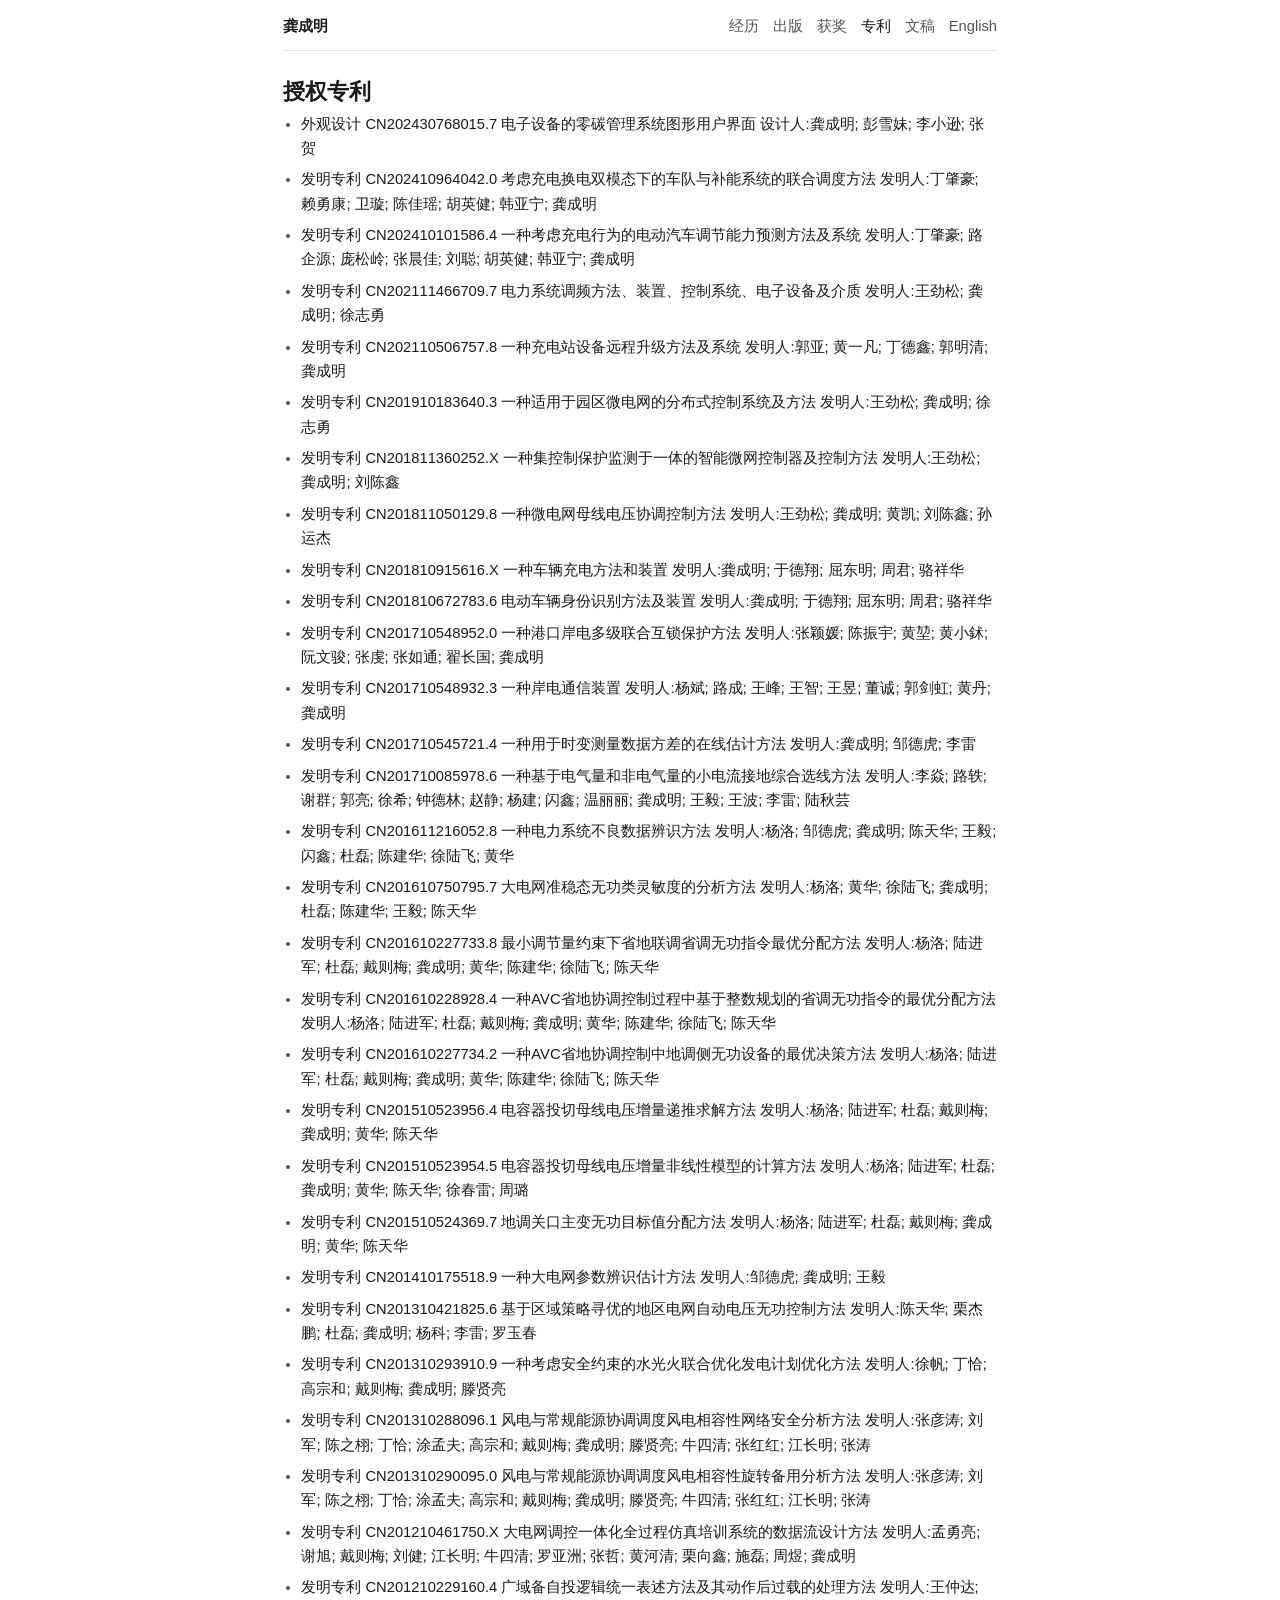
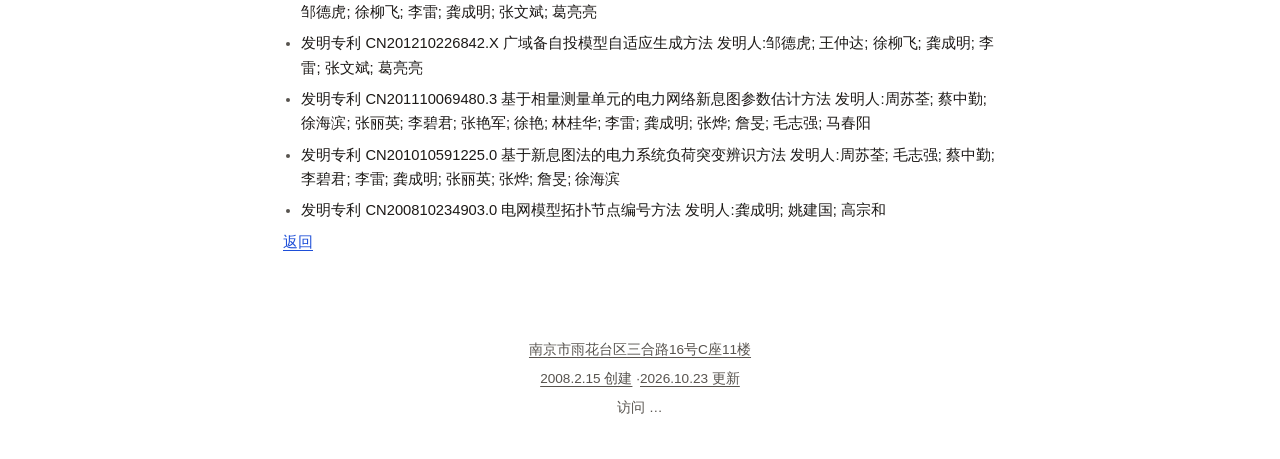
<file: patents.htm>
<!DOCTYPE html>
<html lang="zh-CN">
<head>
  <meta charset="UTF-8">
  <meta name="viewport" content="width=device-width, initial-scale=1.0">
  <title>授权专利 | 龚成明</title>
  <meta name="description" content="龚成明参与的授权专利 33 项，涉及车网互动、微电网控制和电力系统状态估计。">
  <meta name="author" content="龚成明">
  <meta name="robots" content="index, follow">
  <link rel="canonical" href="https://gong.cm/patents.htm">
  <link rel="alternate" hreflang="zh-CN" href="https://gong.cm/patents.htm">
  <link rel="alternate" hreflang="x-default" href="https://gong.cm/patents.htm">
  <link rel="icon" href="/favicon.svg" type="image/svg+xml">
  <meta property="og:type" content="website">
  <meta property="og:locale" content="zh_CN">
  <meta property="og:site_name" content="龚成明">
  <meta property="og:title" content="授权专利 | 龚成明">
  <meta property="og:description" content="龚成明参与的授权专利 33 项，涉及车网互动、微电网控制和电力系统状态估计。">
  <meta property="og:url" content="https://gong.cm/patents.htm">
  <meta property="og:image" content="https://gong.cm/pic/photo.jpg">
  <meta property="og:image:alt" content="龚成明">
  <meta name="twitter:card" content="summary">
  <meta name="twitter:title" content="授权专利 | 龚成明">
  <meta name="twitter:description" content="龚成明参与的授权专利 33 项，涉及车网互动、微电网控制和电力系统状态估计。">
  <meta name="twitter:image" content="https://gong.cm/pic/photo.jpg">
  <link rel="preload" href="/fonts/gong-song.woff2" as="font" type="font/woff2" crossorigin>
  <link rel="preload" href="/fonts/source-serif-4-regular.woff2" as="font" type="font/woff2" crossorigin>
  <link rel="stylesheet" href="/css/theme-pro.css?v=29">
<script type="application/ld+json">{"@context":"https://schema.org","@type":"CollectionPage","name":"授权专利 | 龚成明","url":"https://gong.cm/patents.htm","description":"龚成明参与的授权专利 33 项，涉及车网互动、微电网控制和电力系统状态估计。","inLanguage":"zh-CN","about":{"@type":"Person","name":"龚成明","url":"https://gong.cm/"},"mainEntity":{"@type":"ItemList","numberOfItems":33,"itemListElement":[{"@type":"ListItem","position":1,"item":{"@type":"Patent","name":"电子设备的零碳管理系统图形用户界面","identifier":"CN202430768015.7","additionalType":"外观设计","inventor":{"@type":"Person","name":"龚成明","url":"https://gong.cm/"}}},{"@type":"ListItem","position":2,"item":{"@type":"Patent","name":"考虑充电换电双模态下的车队与补能系统的联合调度方法","identifier":"CN202410964042.0","additionalType":"发明专利","inventor":{"@type":"Person","name":"龚成明","url":"https://gong.cm/"}}},{"@type":"ListItem","position":3,"item":{"@type":"Patent","name":"一种考虑充电行为的电动汽车调节能力预测方法及系统","identifier":"CN202410101586.4","additionalType":"发明专利","inventor":{"@type":"Person","name":"龚成明","url":"https://gong.cm/"}}},{"@type":"ListItem","position":4,"item":{"@type":"Patent","name":"电力系统调频方法、装置、控制系统、电子设备及介质","identifier":"CN202111466709.7","additionalType":"发明专利","inventor":{"@type":"Person","name":"龚成明","url":"https://gong.cm/"}}},{"@type":"ListItem","position":5,"item":{"@type":"Patent","name":"一种充电站设备远程升级方法及系统","identifier":"CN202110506757.8","additionalType":"发明专利","inventor":{"@type":"Person","name":"龚成明","url":"https://gong.cm/"}}},{"@type":"ListItem","position":6,"item":{"@type":"Patent","name":"一种适用于园区微电网的分布式控制系统及方法","identifier":"CN201910183640.3","additionalType":"发明专利","inventor":{"@type":"Person","name":"龚成明","url":"https://gong.cm/"}}},{"@type":"ListItem","position":7,"item":{"@type":"Patent","name":"一种集控制保护监测于一体的智能微网控制器及控制方法","identifier":"CN201811360252.X","additionalType":"发明专利","inventor":{"@type":"Person","name":"龚成明","url":"https://gong.cm/"}}},{"@type":"ListItem","position":8,"item":{"@type":"Patent","name":"一种微电网母线电压协调控制方法","identifier":"CN201811050129.8","additionalType":"发明专利","inventor":{"@type":"Person","name":"龚成明","url":"https://gong.cm/"}}},{"@type":"ListItem","position":9,"item":{"@type":"Patent","name":"一种车辆充电方法和装置","identifier":"CN201810915616.X","additionalType":"发明专利","inventor":{"@type":"Person","name":"龚成明","url":"https://gong.cm/"}}},{"@type":"ListItem","position":10,"item":{"@type":"Patent","name":"电动车辆身份识别方法及装置","identifier":"CN201810672783.6","additionalType":"发明专利","inventor":{"@type":"Person","name":"龚成明","url":"https://gong.cm/"}}},{"@type":"ListItem","position":11,"item":{"@type":"Patent","name":"一种港口岸电多级联合互锁保护方法","identifier":"CN201710548952.0","additionalType":"发明专利","inventor":{"@type":"Person","name":"龚成明","url":"https://gong.cm/"}}},{"@type":"ListItem","position":12,"item":{"@type":"Patent","name":"一种岸电通信装置","identifier":"CN201710548932.3","additionalType":"发明专利","inventor":{"@type":"Person","name":"龚成明","url":"https://gong.cm/"}}},{"@type":"ListItem","position":13,"item":{"@type":"Patent","name":"一种用于时变测量数据方差的在线估计方法","identifier":"CN201710545721.4","additionalType":"发明专利","inventor":{"@type":"Person","name":"龚成明","url":"https://gong.cm/"}}},{"@type":"ListItem","position":14,"item":{"@type":"Patent","name":"一种基于电气量和非电气量的小电流接地综合选线方法","identifier":"CN201710085978.6","additionalType":"发明专利","inventor":{"@type":"Person","name":"龚成明","url":"https://gong.cm/"}}},{"@type":"ListItem","position":15,"item":{"@type":"Patent","name":"一种电力系统不良数据辨识方法","identifier":"CN201611216052.8","additionalType":"发明专利","inventor":{"@type":"Person","name":"龚成明","url":"https://gong.cm/"}}},{"@type":"ListItem","position":16,"item":{"@type":"Patent","name":"大电网准稳态无功类灵敏度的分析方法","identifier":"CN201610750795.7","additionalType":"发明专利","inventor":{"@type":"Person","name":"龚成明","url":"https://gong.cm/"}}},{"@type":"ListItem","position":17,"item":{"@type":"Patent","name":"最小调节量约束下省地联调省调无功指令最优分配方法","identifier":"CN201610227733.8","additionalType":"发明专利","inventor":{"@type":"Person","name":"龚成明","url":"https://gong.cm/"}}},{"@type":"ListItem","position":18,"item":{"@type":"Patent","name":"一种AVC省地协调控制过程中基于整数规划的省调无功指令的最优分配方法","identifier":"CN201610228928.4","additionalType":"发明专利","inventor":{"@type":"Person","name":"龚成明","url":"https://gong.cm/"}}},{"@type":"ListItem","position":19,"item":{"@type":"Patent","name":"一种AVC省地协调控制中地调侧无功设备的最优决策方法","identifier":"CN201610227734.2","additionalType":"发明专利","inventor":{"@type":"Person","name":"龚成明","url":"https://gong.cm/"}}},{"@type":"ListItem","position":20,"item":{"@type":"Patent","name":"电容器投切母线电压增量递推求解方法","identifier":"CN201510523956.4","additionalType":"发明专利","inventor":{"@type":"Person","name":"龚成明","url":"https://gong.cm/"}}},{"@type":"ListItem","position":21,"item":{"@type":"Patent","name":"电容器投切母线电压增量非线性模型的计算方法","identifier":"CN201510523954.5","additionalType":"发明专利","inventor":{"@type":"Person","name":"龚成明","url":"https://gong.cm/"}}},{"@type":"ListItem","position":22,"item":{"@type":"Patent","name":"地调关口主变无功目标值分配方法","identifier":"CN201510524369.7","additionalType":"发明专利","inventor":{"@type":"Person","name":"龚成明","url":"https://gong.cm/"}}},{"@type":"ListItem","position":23,"item":{"@type":"Patent","name":"一种大电网参数辨识估计方法","identifier":"CN201410175518.9","additionalType":"发明专利","inventor":{"@type":"Person","name":"龚成明","url":"https://gong.cm/"}}},{"@type":"ListItem","position":24,"item":{"@type":"Patent","name":"基于区域策略寻优的地区电网自动电压无功控制方法","identifier":"CN201310421825.6","additionalType":"发明专利","inventor":{"@type":"Person","name":"龚成明","url":"https://gong.cm/"}}},{"@type":"ListItem","position":25,"item":{"@type":"Patent","name":"一种考虑安全约束的水光火联合优化发电计划优化方法","identifier":"CN201310293910.9","additionalType":"发明专利","inventor":{"@type":"Person","name":"龚成明","url":"https://gong.cm/"}}},{"@type":"ListItem","position":26,"item":{"@type":"Patent","name":"风电与常规能源协调调度风电相容性网络安全分析方法","identifier":"CN201310288096.1","additionalType":"发明专利","inventor":{"@type":"Person","name":"龚成明","url":"https://gong.cm/"}}},{"@type":"ListItem","position":27,"item":{"@type":"Patent","name":"风电与常规能源协调调度风电相容性旋转备用分析方法","identifier":"CN201310290095.0","additionalType":"发明专利","inventor":{"@type":"Person","name":"龚成明","url":"https://gong.cm/"}}},{"@type":"ListItem","position":28,"item":{"@type":"Patent","name":"大电网调控一体化全过程仿真培训系统的数据流设计方法","identifier":"CN201210461750.X","additionalType":"发明专利","inventor":{"@type":"Person","name":"龚成明","url":"https://gong.cm/"}}},{"@type":"ListItem","position":29,"item":{"@type":"Patent","name":"广域备自投逻辑统一表述方法及其动作后过载的处理方法","identifier":"CN201210229160.4","additionalType":"发明专利","inventor":{"@type":"Person","name":"龚成明","url":"https://gong.cm/"}}},{"@type":"ListItem","position":30,"item":{"@type":"Patent","name":"广域备自投模型自适应生成方法","identifier":"CN201210226842.X","additionalType":"发明专利","inventor":{"@type":"Person","name":"龚成明","url":"https://gong.cm/"}}},{"@type":"ListItem","position":31,"item":{"@type":"Patent","name":"基于相量测量单元的电力网络新息图参数估计方法","identifier":"CN201110069480.3","additionalType":"发明专利","inventor":{"@type":"Person","name":"龚成明","url":"https://gong.cm/"}}},{"@type":"ListItem","position":32,"item":{"@type":"Patent","name":"基于新息图法的电力系统负荷突变辨识方法","identifier":"CN201010591225.0","additionalType":"发明专利","inventor":{"@type":"Person","name":"龚成明","url":"https://gong.cm/"}}},{"@type":"ListItem","position":33,"item":{"@type":"Patent","name":"电网模型拓扑节点编号方法","identifier":"CN200810234903.0","additionalType":"发明专利","inventor":{"@type":"Person","name":"龚成明","url":"https://gong.cm/"}}}]}}</script>
</head>
<body>
<a class="skip-link" href="#main">跳转到主内容</a>
<nav class="site-nav" aria-label="章节"><a class="home" href="/">龚成明</a><a href="/#experience">经历</a><a href="/#papers">出版</a><a href="/#awards">获奖</a><a href="/#patents" aria-current="page">专利</a><a href="/#writings">文稿</a><a href="/Gong_Chengming_CV.html">English</a></nav>
<main id="main">
<h1>授权专利</h1><ul class="plain patents"><li>外观设计 CN202430768015.7 电子设备的零碳管理系统图形用户界面 设计人:龚成明; 彭雪妹; 李小逊; 张贺</li><li>发明专利 CN202410964042.0 考虑充电换电双模态下的车队与补能系统的联合调度方法 发明人:丁肇豪; 赖勇康; 卫璇; 陈佳瑶; 胡英健; 韩亚宁; 龚成明</li><li>发明专利 CN202410101586.4 一种考虑充电行为的电动汽车调节能力预测方法及系统 发明人:丁肇豪; 路企源; 庞松岭; 张晨佳; 刘聪; 胡英健; 韩亚宁; 龚成明</li><li>发明专利 CN202111466709.7 电力系统调频方法、装置、控制系统、电子设备及介质 发明人:王劲松; 龚成明; 徐志勇</li><li>发明专利 CN202110506757.8 一种充电站设备远程升级方法及系统 发明人:郭亚; 黄一凡; 丁德鑫; 郭明清; 龚成明</li><li>发明专利 CN201910183640.3 一种适用于园区微电网的分布式控制系统及方法 发明人:王劲松; 龚成明; 徐志勇</li><li>发明专利 CN201811360252.X 一种集控制保护监测于一体的智能微网控制器及控制方法 发明人:王劲松; 龚成明; 刘陈鑫</li><li>发明专利 CN201811050129.8 一种微电网母线电压协调控制方法 发明人:王劲松; 龚成明; 黄凯; 刘陈鑫; 孙运杰</li><li>发明专利 CN201810915616.X 一种车辆充电方法和装置 发明人:龚成明; 于德翔; 屈东明; 周君; 骆祥华</li><li>发明专利 CN201810672783.6 电动车辆身份识别方法及装置 发明人:龚成明; 于德翔; 屈东明; 周君; 骆祥华</li><li>发明专利 CN201710548952.0 一种港口岸电多级联合互锁保护方法 发明人:张颖媛; 陈振宇; 黄堃; 黄小鉥; 阮文骏; 张虔; 张如通; 翟长国; 龚成明</li><li>发明专利 CN201710548932.3 一种岸电通信装置 发明人:杨斌; 路成; 王峰; 王智; 王昱; 董诚; 郭剑虹; 黄丹; 龚成明</li><li>发明专利 CN201710545721.4 一种用于时变测量数据方差的在线估计方法 发明人:龚成明; 邹德虎; 李雷</li><li>发明专利 CN201710085978.6 一种基于电气量和非电气量的小电流接地综合选线方法 发明人:李焱; 路轶; 谢群; 郭亮; 徐希; 钟德林; 赵静; 杨建; 闪鑫; 温丽丽; 龚成明; 王毅; 王波; 李雷; 陆秋芸</li><li>发明专利 CN201611216052.8 一种电力系统不良数据辨识方法 发明人:杨洛; 邹德虎; 龚成明; 陈天华; 王毅; 闪鑫; 杜磊; 陈建华; 徐陆飞; 黄华</li><li>发明专利 CN201610750795.7 大电网准稳态无功类灵敏度的分析方法 发明人:杨洛; 黄华; 徐陆飞; 龚成明; 杜磊; 陈建华; 王毅; 陈天华</li><li>发明专利 CN201610227733.8 最小调节量约束下省地联调省调无功指令最优分配方法 发明人:杨洛; 陆进军; 杜磊; 戴则梅; 龚成明; 黄华; 陈建华; 徐陆飞; 陈天华</li><li>发明专利 CN201610228928.4 一种AVC省地协调控制过程中基于整数规划的省调无功指令的最优分配方法 发明人:杨洛; 陆进军; 杜磊; 戴则梅; 龚成明; 黄华; 陈建华; 徐陆飞; 陈天华</li><li>发明专利 CN201610227734.2 一种AVC省地协调控制中地调侧无功设备的最优决策方法 发明人:杨洛; 陆进军; 杜磊; 戴则梅; 龚成明; 黄华; 陈建华; 徐陆飞; 陈天华</li><li>发明专利 CN201510523956.4 电容器投切母线电压增量递推求解方法 发明人:杨洛; 陆进军; 杜磊; 戴则梅; 龚成明; 黄华; 陈天华</li><li>发明专利 CN201510523954.5 电容器投切母线电压增量非线性模型的计算方法 发明人:杨洛; 陆进军; 杜磊; 龚成明; 黄华; 陈天华; 徐春雷; 周璐</li><li>发明专利 CN201510524369.7 地调关口主变无功目标值分配方法 发明人:杨洛; 陆进军; 杜磊; 戴则梅; 龚成明; 黄华; 陈天华</li><li>发明专利 CN201410175518.9 一种大电网参数辨识估计方法 发明人:邹德虎; 龚成明; 王毅</li><li>发明专利 CN201310421825.6 基于区域策略寻优的地区电网自动电压无功控制方法 发明人:陈天华; 栗杰鹏; 杜磊; 龚成明; 杨科; 李雷; 罗玉春</li><li>发明专利 CN201310293910.9 一种考虑安全约束的水光火联合优化发电计划优化方法 发明人:徐帆; 丁恰; 高宗和; 戴则梅; 龚成明; 滕贤亮</li><li>发明专利 CN201310288096.1 风电与常规能源协调调度风电相容性网络安全分析方法 发明人:张彦涛; 刘军; 陈之栩; 丁恰; 涂孟夫; 高宗和; 戴则梅; 龚成明; 滕贤亮; 牛四清; 张红红; 江长明; 张涛</li><li>发明专利 CN201310290095.0 风电与常规能源协调调度风电相容性旋转备用分析方法 发明人:张彦涛; 刘军; 陈之栩; 丁恰; 涂孟夫; 高宗和; 戴则梅; 龚成明; 滕贤亮; 牛四清; 张红红; 江长明; 张涛</li><li>发明专利 CN201210461750.X 大电网调控一体化全过程仿真培训系统的数据流设计方法 发明人:孟勇亮; 谢旭; 戴则梅; 刘健; 江长明; 牛四清; 罗亚洲; 张哲; 黄河清; 栗向鑫; 施磊; 周煜; 龚成明</li><li>发明专利 CN201210229160.4 广域备自投逻辑统一表述方法及其动作后过载的处理方法 发明人:王仲达; 邹德虎; 徐柳飞; 李雷; 龚成明; 张文斌; 葛亮亮</li><li>发明专利 CN201210226842.X 广域备自投模型自适应生成方法 发明人:邹德虎; 王仲达; 徐柳飞; 龚成明; 李雷; 张文斌; 葛亮亮</li><li>发明专利 CN201110069480.3 基于相量测量单元的电力网络新息图参数估计方法 发明人:周苏荃; 蔡中勤; 徐海滨; 张丽英; 李碧君; 张艳军; 徐艳; 林桂华; 李雷; 龚成明; 张烨; 詹旻; 毛志强; 马春阳</li><li>发明专利 CN201010591225.0 基于新息图法的电力系统负荷突变辨识方法 发明人:周苏荃; 毛志强; 蔡中勤; 李碧君; 李雷; 龚成明; 张丽英; 张烨; 詹旻; 徐海滨</li><li>发明专利 CN200810234903.0 电网模型拓扑节点编号方法 发明人:龚成明; 姚建国; 高宗和</li></ul><p class="more"><a href="/#patents">返回</a></p>
</main>
<footer>
  <p class="foot-line"><span class="chunk"><a href="https://map.baidu.com/search?query=%E5%8D%97%E4%BA%AC%E5%B8%82%E9%9B%A8%E8%8A%B1%E5%8F%B0%E5%8C%BA%E4%B8%89%E5%90%88%E8%B7%AF16%E5%8F%B7C%E5%BA%A711%E6%A5%BC">南京市雨花台区三合路16号C座11楼</a></span></p>
  <p class="foot-line"><span class="pair"><span class="chunk"><a href="https://github.com/gongchm/chemmy.name/commits/master">2008.2.15 创建</a></span><span class="chunk"><a href="https://github.com/gongchm/gong.cm/commits/main">2026.10.23 更新</a></span></span></p>
  <p class="foot-line"><span class="chunk">访问 <span id="visit-count"></span></span></p>
</footer>
<span id="busuanzi_value_site_pv" hidden></span>
<script src="/js/visit.js?v=2"></script>
</body>
</html>
</file>
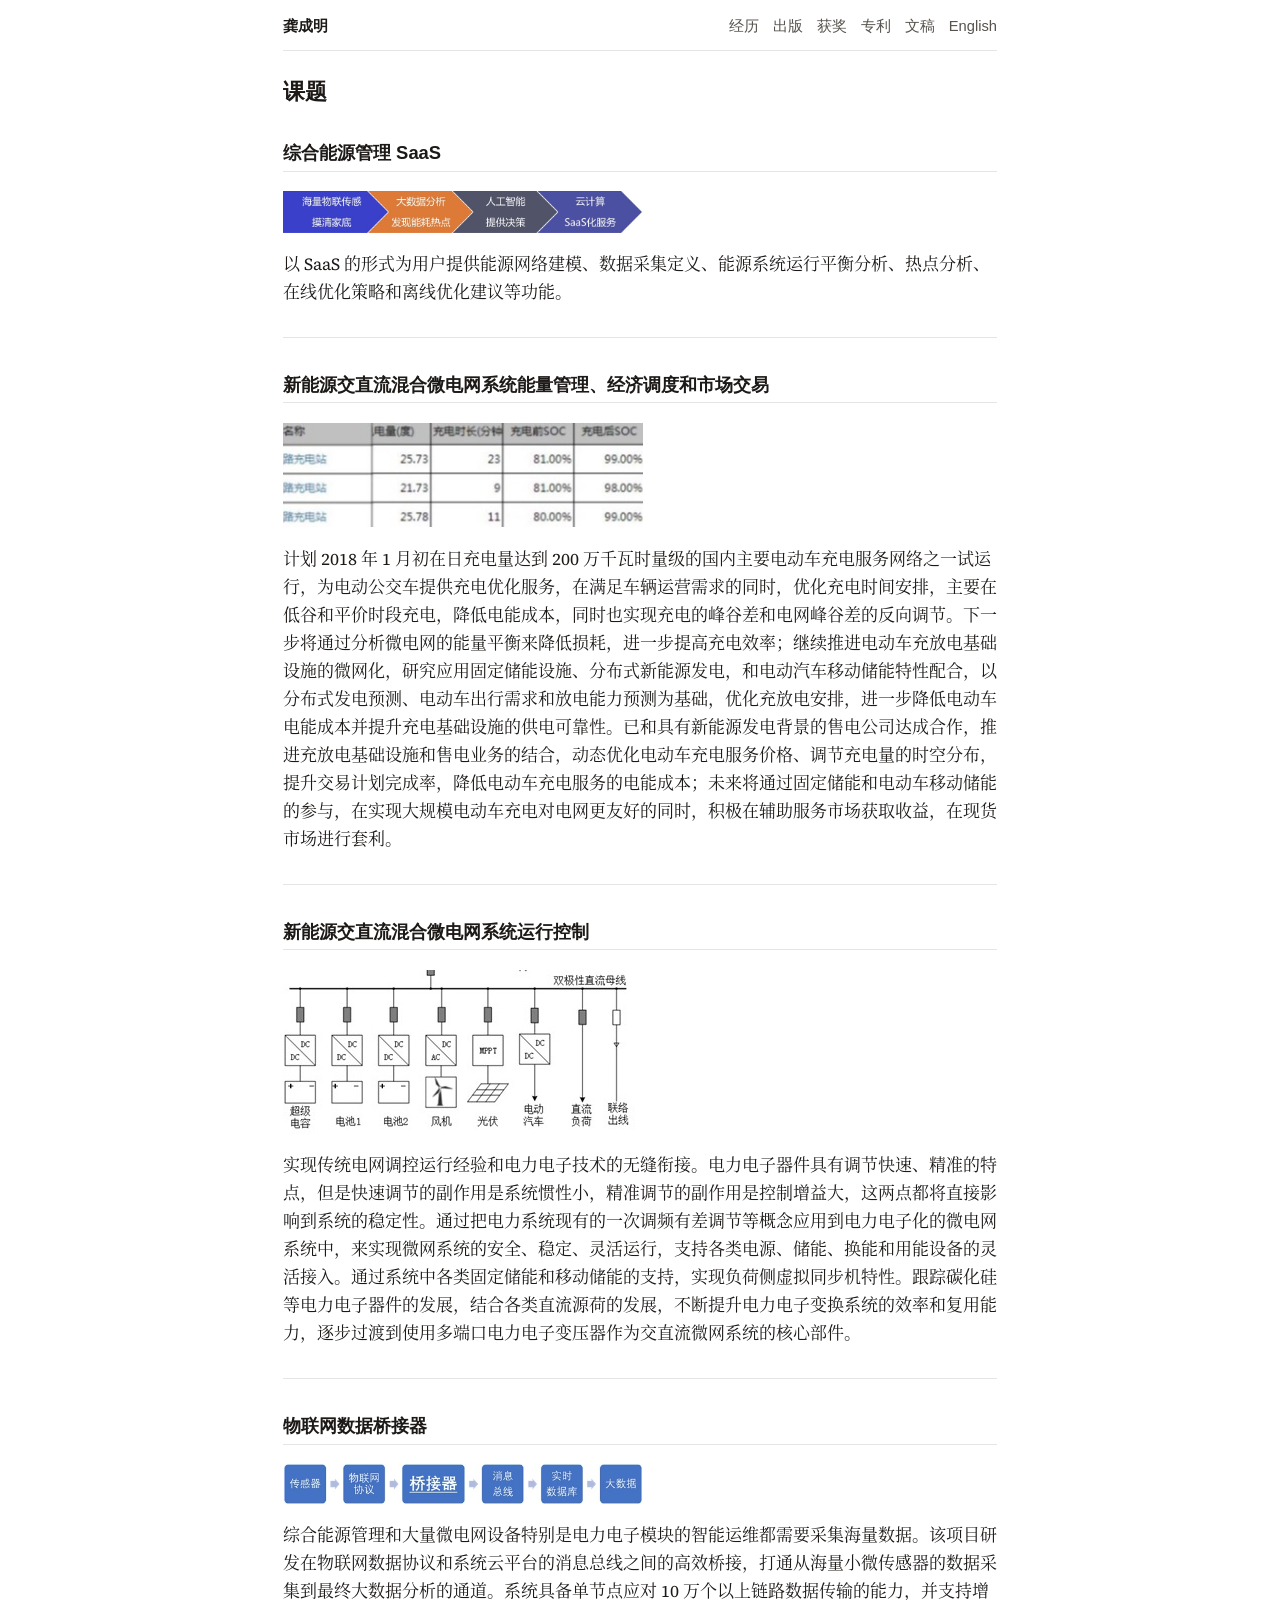
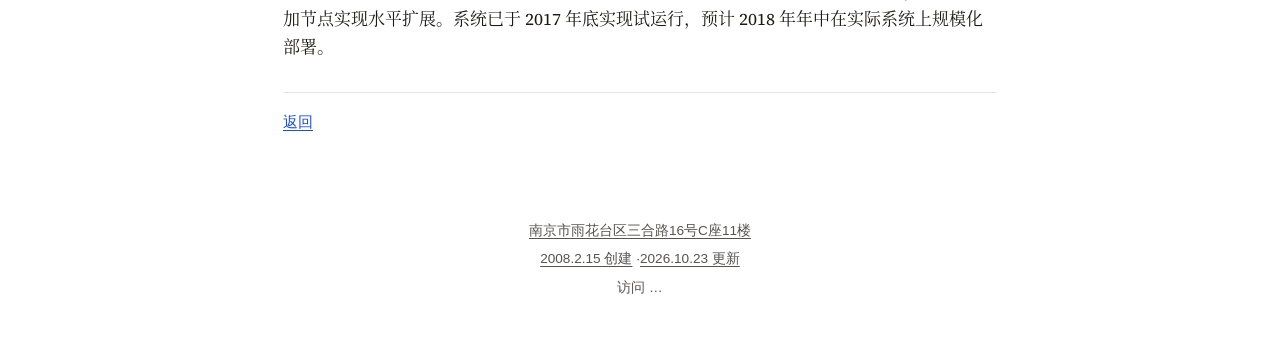
<file: projects.htm>
<!DOCTYPE html>
<html lang="zh-CN">
<head>
  <meta charset="UTF-8">
  <meta name="viewport" content="width=device-width, initial-scale=1.0">
  <title>课题 | 龚成明</title>
  <meta name="description" content="课题说明，原文保留。">
  <meta name="author" content="龚成明">
  <meta name="robots" content="noindex">
  <link rel="canonical" href="https://gong.cm/projects.htm">
  <link rel="alternate" hreflang="zh-CN" href="https://gong.cm/">
  <link rel="alternate" hreflang="en" href="https://gong.cm/Gong_Chengming_CV.html">
  <link rel="icon" href="/favicon.svg" type="image/svg+xml">
  <meta property="og:title" content="课题 | 龚成明">
  <meta property="og:description" content="课题说明，原文保留。">
  <meta property="og:url" content="https://gong.cm/projects.htm">
  <meta property="og:image" content="https://gong.cm/pic/photo.jpg">
  <meta property="og:image:alt" content="龚成明">
  <link rel="preload" href="/fonts/gong-song.woff2" as="font" type="font/woff2" crossorigin>
  <link rel="preload" href="/fonts/source-serif-4-regular.woff2" as="font" type="font/woff2" crossorigin>
  <link rel="stylesheet" href="/css/theme-pro.css?v=29">
</head>
<body>
<a class="skip-link" href="#main">跳转到主内容</a>
<nav class="site-nav" aria-label="章节"><a class="home" href="/">龚成明</a><a href="/#experience">经历</a><a href="/#papers">出版</a><a href="/#awards">获奖</a><a href="/#patents">专利</a><a href="/#writings">文稿</a><a href="/Gong_Chengming_CV.html">English</a></nav>
<main id="main">
<h1>课题</h1><article class="entry"><h2>综合能源管理 SaaS</h2><img src="/img/emSaaS.jpg" alt=""><p>以 SaaS 的形式为用户提供能源网络建模、数据采集定义、能源系统运行平衡分析、热点分析、在线优化策略和离线优化建议等功能。</p></article><article class="entry"><h2>新能源交直流混合微电网系统能量管理、经济调度和市场交易</h2><img src="/img/charging.jpg" alt=""><p>计划 2018 年 1 月初在日充电量达到 200 万千瓦时量级的国内主要电动车充电服务网络之一试运行，为电动公交车提供充电优化服务，在满足车辆运营需求的同时，优化充电时间安排，主要在低谷和平价时段充电，降低电能成本，同时也实现充电的峰谷差和电网峰谷差的反向调节。下一步将通过分析微电网的能量平衡来降低损耗，进一步提高充电效率；继续推进电动车充放电基础设施的微网化，研究应用固定储能设施、分布式新能源发电，和电动汽车移动储能特性配合，以分布式发电预测、电动车出行需求和放电能力预测为基础，优化充放电安排，进一步降低电动车电能成本并提升充电基础设施的供电可靠性。已和具有新能源发电背景的售电公司达成合作，推进充放电基础设施和售电业务的结合，动态优化电动车充电服务价格、调节充电量的时空分布，提升交易计划完成率，降低电动车充电服务的电能成本；未来将通过固定储能和电动车移动储能的参与，在实现大规模电动车充电对电网更友好的同时，积极在辅助服务市场获取收益，在现货市场进行套利。</p></article><article class="entry"><h2>新能源交直流混合微电网系统运行控制</h2><img src="/img/microgrid.jpg" alt=""><p>实现传统电网调控运行经验和电力电子技术的无缝衔接。电力电子器件具有调节快速、精准的特点，但是快速调节的副作用是系统惯性小，精准调节的副作用是控制增益大，这两点都将直接影响到系统的稳定性。通过把电力系统现有的一次调频有差调节等概念应用到电力电子化的微电网系统中，来实现微网系统的安全、稳定、灵活运行，支持各类电源、储能、换能和用能设备的灵活接入。通过系统中各类固定储能和移动储能的支持，实现负荷侧虚拟同步机特性。跟踪碳化硅等电力电子器件的发展，结合各类直流源荷的发展，不断提升电力电子变换系统的效率和复用能力，逐步过渡到使用多端口电力电子变压器作为交直流微网系统的核心部件。</p></article><article class="entry"><h2>物联网数据桥接器</h2><img src="/img/bridge.jpg" alt=""><p>综合能源管理和大量微电网设备特别是电力电子模块的智能运维都需要采集海量数据。该项目研发在物联网数据协议和系统云平台的消息总线之间的高效桥接，打通从海量小微传感器的数据采集到最终大数据分析的通道。系统具备单节点应对 10 万个以上链路数据传输的能力，并支持增加节点实现水平扩展。系统已于 2017 年底实现试运行，预计 2018 年年中在实际系统上规模化部署。</p></article><p class="more"><a href="/">返回</a></p>
</main>
<footer>
  <p class="foot-line"><span class="chunk"><a href="https://map.baidu.com/search?query=%E5%8D%97%E4%BA%AC%E5%B8%82%E9%9B%A8%E8%8A%B1%E5%8F%B0%E5%8C%BA%E4%B8%89%E5%90%88%E8%B7%AF16%E5%8F%B7C%E5%BA%A711%E6%A5%BC">南京市雨花台区三合路16号C座11楼</a></span></p>
  <p class="foot-line"><span class="pair"><span class="chunk"><a href="https://github.com/gongchm/chemmy.name/commits/master">2008.2.15 创建</a></span><span class="chunk"><a href="https://github.com/gongchm/gong.cm/commits/main">2026.10.23 更新</a></span></span></p>
  <p class="foot-line"><span class="chunk">访问 <span id="visit-count"></span></span></p>
</footer>
<span id="busuanzi_value_site_pv" hidden></span>
<script src="/js/visit.js?v=2"></script>
</body>
</html>
</file>
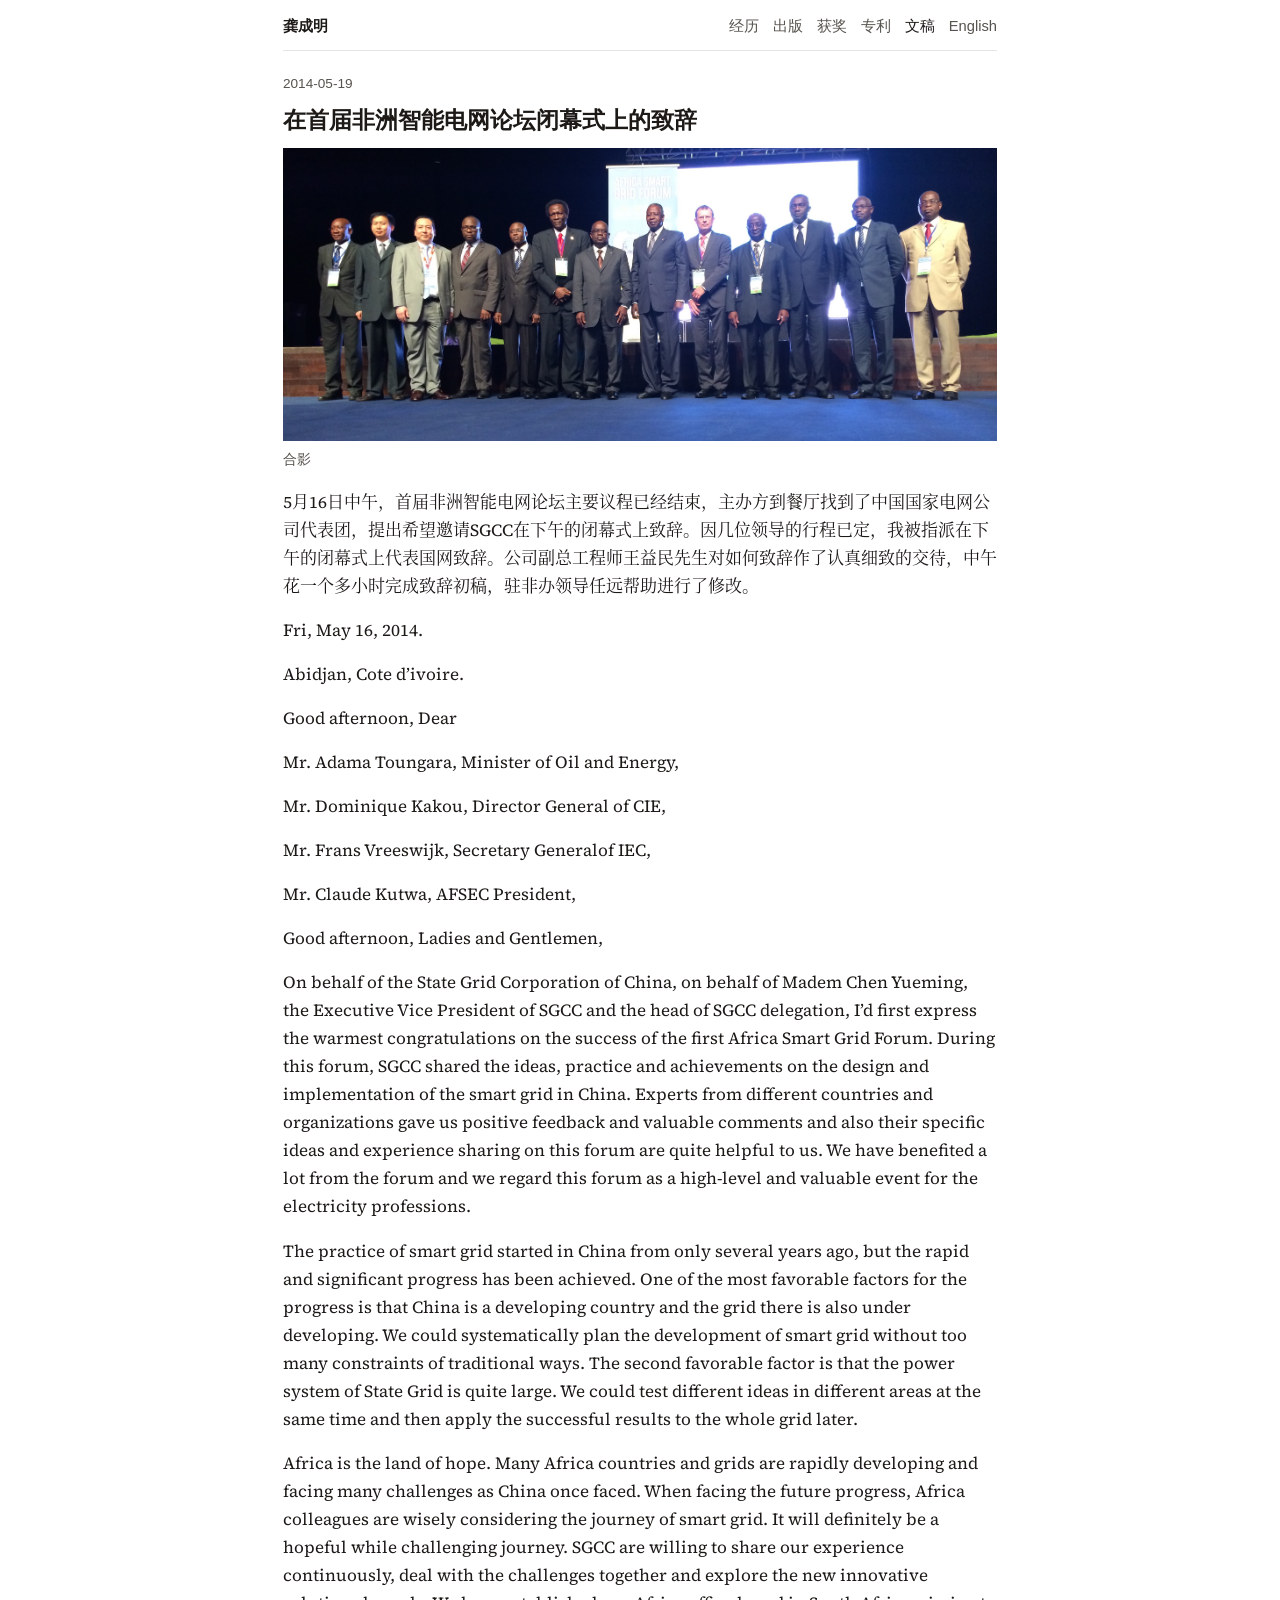
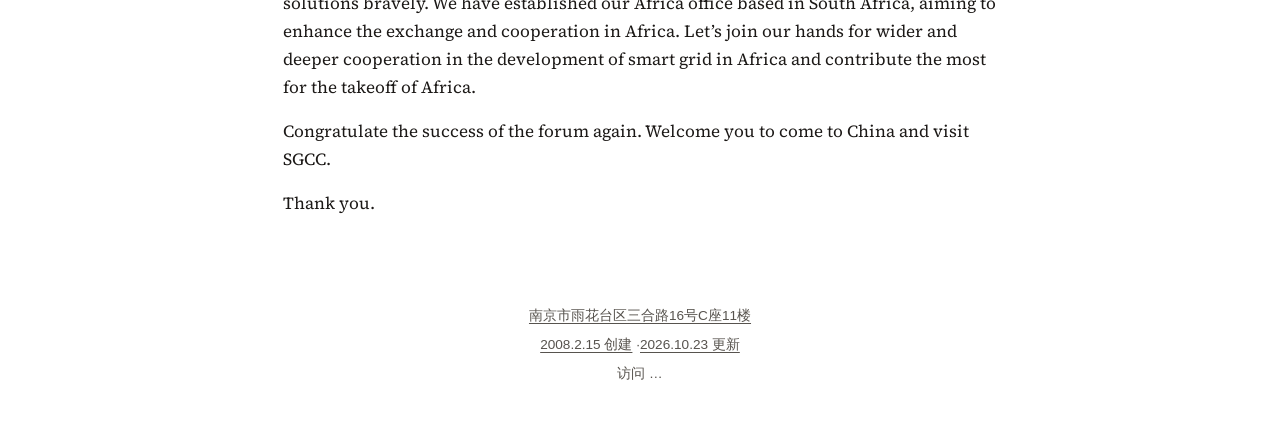
<file: posts/cote-divoire.htm>
<!DOCTYPE html>
<html lang="zh-CN">
<head>
  <meta charset="UTF-8">
  <meta name="viewport" content="width=device-width, initial-scale=1.0">
  <title>在首届非洲智能电网论坛闭幕式上的致辞 | 龚成明</title>
  <meta name="description" content="5月16日中午，首届非洲智能电网论坛主要议程已经结束，主办方到餐厅找到了中国国家电网公司代表团，提出希望邀请SGCC在下午的闭幕式上致辞。">
  <meta name="author" content="龚成明">
  <meta name="robots" content="index, follow">
  <link rel="canonical" href="https://gong.cm/posts/cote-divoire.htm">
  <link rel="icon" href="/favicon.svg" type="image/svg+xml">
  <meta property="og:type" content="article">
  <meta property="og:title" content="在首届非洲智能电网论坛闭幕式上的致辞 | 龚成明">
  <meta property="og:description" content="5月16日中午，首届非洲智能电网论坛主要议程已经结束，主办方到餐厅找到了中国国家电网公司代表团，提出希望邀请SGCC在下午的闭幕式上致辞。">
  <meta property="og:url" content="https://gong.cm/posts/cote-divoire.htm">
  <meta property="og:site_name" content="龚成明">
  <meta property="og:image" content="https://gong.cm/pic/photo.jpg">
  <meta property="og:image:alt" content="龚成明">
  <meta name="twitter:card" content="summary">
  <meta name="twitter:title" content="在首届非洲智能电网论坛闭幕式上的致辞 | 龚成明">
  <meta name="twitter:description" content="5月16日中午，首届非洲智能电网论坛主要议程已经结束，主办方到餐厅找到了中国国家电网公司代表团，提出希望邀请SGCC在下午的闭幕式上致辞。">
  <meta name="twitter:image" content="https://gong.cm/pic/photo.jpg">
  
  <link rel="preload" href="/fonts/gong-song.woff2" as="font" type="font/woff2" crossorigin>
  <link rel="preload" href="/fonts/source-serif-4-regular.woff2" as="font" type="font/woff2" crossorigin>
  <link rel="stylesheet" href="/css/theme-pro.css?v=29">
</head>
<body>
<a class="skip-link" href="#main">跳转到主内容</a>
<nav class="site-nav" aria-label="章节"><a class="home" href="/">龚成明</a><a href="/#experience">经历</a><a href="/#papers">出版</a><a href="/#awards">获奖</a><a href="/#patents">专利</a><a href="/#writings" aria-current="page">文稿</a><a href="/Gong_Chengming_CV.html">English</a></nav>
<main id="main">
<article class="post">
  <p class="kicker"><time datetime="2014-05-19">2014-05-19</time></p>
  <h1>在首届非洲智能电网论坛闭幕式上的致辞</h1>
  <figure class="banner"><img src="/img/cote-divoire.jpg" alt="合影"><figcaption>合影</figcaption></figure>
  <div class="post-body">
<p>5月16日中午，首届非洲智能电网论坛主要议程已经结束，主办方到餐厅找到了中国国家电网公司代表团，提出希望邀请SGCC在下午的闭幕式上致辞。因几位领导的行程已定，我被指派在下午的闭幕式上代表国网致辞。公司副总工程师王益民先生对如何致辞作了认真细致的交待，中午花一个多小时完成致辞初稿，驻非办领导任远帮助进行了修改。</p>

<p>Fri, May 16, 2014.</p>

<p>Abidjan, Cote d’ivoire.</p>

<p>Good afternoon, Dear</p>

<p>Mr. Adama Toungara, Minister of Oil and Energy,</p>

<p>Mr. Dominique Kakou, Director General of CIE,</p>

<p>Mr. Frans Vreeswijk, Secretary Generalof IEC,</p>

<p>Mr. Claude Kutwa, AFSEC President,</p>

<p>Good afternoon, Ladies and Gentlemen,</p>

<p>On behalf of the State Grid Corporation of China, on behalf of Madem Chen Yueming, the Executive Vice President of SGCC and the head of SGCC delegation, I’d first express the warmest congratulations on the success of the first Africa Smart Grid Forum. During this forum, SGCC shared the ideas, practice and achievements on the design and implementation of the smart grid in China. Experts from different countries and organizations gave us positive feedback and valuable comments and also their specific ideas and experience sharing on this forum are quite helpful to us. We have benefited a lot from the forum and we regard this forum as a high-level and valuable event for the electricity professions.</p>

<p>The practice of smart grid started in China from only several years ago, but the rapid and significant progress has been achieved. One of the most favorable factors for the progress is that China is a developing country and the grid there is also under developing. We could systematically plan the development of smart grid without too many constraints of traditional ways. The second favorable factor is that the power system of State Grid is quite large. We could test different ideas in different areas at the same time and then apply the successful results to the whole grid later.</p>

<p>Africa is the land of hope. Many Africa countries and grids are rapidly developing and facing many challenges as China once faced. When facing the future progress, Africa colleagues are wisely considering the journey of smart grid. It will definitely be a hopeful while challenging journey. SGCC are willing to share our experience continuously, deal with the challenges together and explore the new innovative solutions bravely. We have established our Africa office based in South Africa, aiming to enhance the exchange and cooperation in Africa. Let’s join our hands for wider and deeper cooperation in the development of smart grid in Africa and contribute the most for the takeoff of Africa.</p>

<p>Congratulate the success of the forum again. Welcome you to come to China and visit SGCC.</p>

<p>Thank you.</p>
  </div>
</article>
<script type="application/ld+json">{"@context": "https://schema.org", "@type": "BlogPosting", "headline": "在首届非洲智能电网论坛闭幕式上的致辞", "datePublished": "2014-05-19", "inLanguage": "zh-CN", "author": {"@type": "Person", "name": "龚成明", "url": "https://gong.cm/"}, "mainEntityOfPage": "https://gong.cm/posts/cote-divoire.htm", "image": "https://gong.cm/img/cote-divoire.jpg", "description": "5月16日中午，首届非洲智能电网论坛主要议程已经结束，主办方到餐厅找到了中国国家电网公司代表团，提出希望邀请SGCC在下午的闭幕式上致辞。"}</script>
</main>
<footer>
  <p class="foot-line"><span class="chunk"><a href="https://map.baidu.com/search?query=%E5%8D%97%E4%BA%AC%E5%B8%82%E9%9B%A8%E8%8A%B1%E5%8F%B0%E5%8C%BA%E4%B8%89%E5%90%88%E8%B7%AF16%E5%8F%B7C%E5%BA%A711%E6%A5%BC">南京市雨花台区三合路16号C座11楼</a></span></p>
  <p class="foot-line"><span class="pair"><span class="chunk"><a href="https://github.com/gongchm/chemmy.name/commits/master">2008.2.15 创建</a></span><span class="chunk"><a href="https://github.com/gongchm/gong.cm/commits/main">2026.10.23 更新</a></span></span></p>
  <p class="foot-line"><span class="chunk">访问 <span id="visit-count"></span></span></p>
</footer>
<span id="busuanzi_value_site_pv" hidden></span>
<script src="/js/visit.js?v=2"></script>
</body>
</html>
</file>
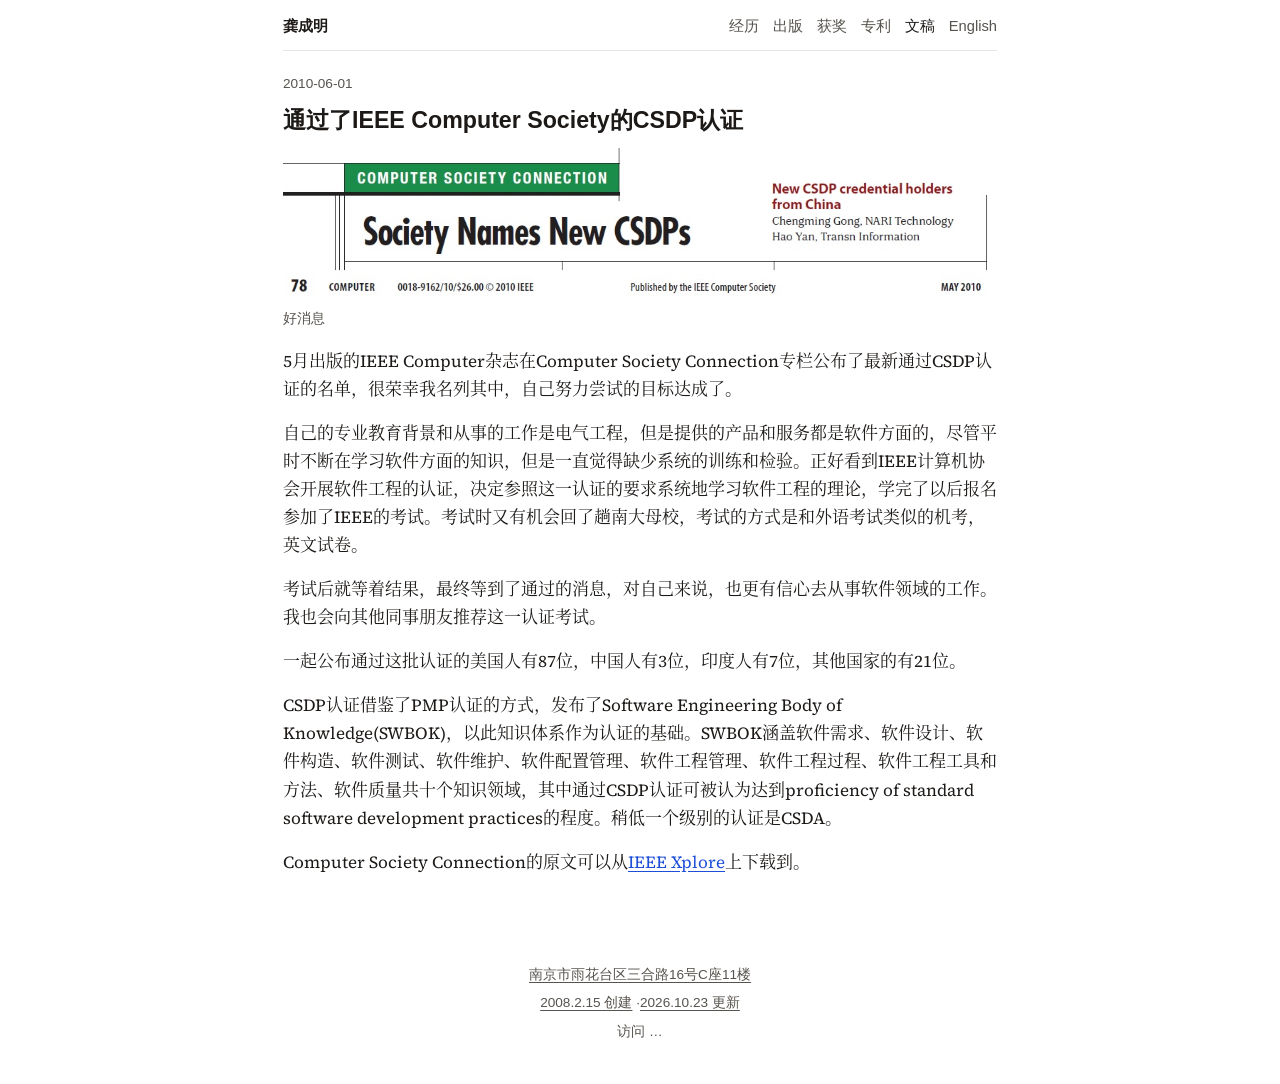
<file: posts/csdp.htm>
<!DOCTYPE html>
<html lang="zh-CN">
<head>
  <meta charset="UTF-8">
  <meta name="viewport" content="width=device-width, initial-scale=1.0">
  <title>通过了IEEE Computer Society的CSDP认证 | 龚成明</title>
  <meta name="description" content="5月出版的IEEE Computer杂志在Computer Society Connection专栏公布了最新通过CSDP认证的名单，很荣幸我名列其中，自己努力尝试的目标达成了。">
  <meta name="author" content="龚成明">
  <meta name="robots" content="index, follow">
  <link rel="canonical" href="https://gong.cm/posts/csdp.htm">
  <link rel="icon" href="/favicon.svg" type="image/svg+xml">
  <meta property="og:type" content="article">
  <meta property="og:title" content="通过了IEEE Computer Society的CSDP认证 | 龚成明">
  <meta property="og:description" content="5月出版的IEEE Computer杂志在Computer Society Connection专栏公布了最新通过CSDP认证的名单，很荣幸我名列其中，自己努力尝试的目标达成了。">
  <meta property="og:url" content="https://gong.cm/posts/csdp.htm">
  <meta property="og:site_name" content="龚成明">
  <meta property="og:image" content="https://gong.cm/pic/photo.jpg">
  <meta property="og:image:alt" content="龚成明">
  <meta name="twitter:card" content="summary">
  <meta name="twitter:title" content="通过了IEEE Computer Society的CSDP认证 | 龚成明">
  <meta name="twitter:description" content="5月出版的IEEE Computer杂志在Computer Society Connection专栏公布了最新通过CSDP认证的名单，很荣幸我名列其中，自己努力尝试的目标达成了。">
  <meta name="twitter:image" content="https://gong.cm/pic/photo.jpg">
  
  <link rel="preload" href="/fonts/gong-song.woff2" as="font" type="font/woff2" crossorigin>
  <link rel="preload" href="/fonts/source-serif-4-regular.woff2" as="font" type="font/woff2" crossorigin>
  <link rel="stylesheet" href="/css/theme-pro.css?v=29">
</head>
<body>
<a class="skip-link" href="#main">跳转到主内容</a>
<nav class="site-nav" aria-label="章节"><a class="home" href="/">龚成明</a><a href="/#experience">经历</a><a href="/#papers">出版</a><a href="/#awards">获奖</a><a href="/#patents">专利</a><a href="/#writings" aria-current="page">文稿</a><a href="/Gong_Chengming_CV.html">English</a></nav>
<main id="main">
<article class="post">
  <p class="kicker"><time datetime="2010-06-01">2010-06-01</time></p>
  <h1>通过了IEEE Computer Society的CSDP认证</h1>
  <figure class="banner"><img src="/img/csdp.jpg" alt="好消息"><figcaption>好消息</figcaption></figure>
  <div class="post-body">
<p>5月出版的IEEE Computer杂志在Computer Society Connection专栏公布了最新通过CSDP认证的名单，很荣幸我名列其中，自己努力尝试的目标达成了。</p>

<p>自己的专业教育背景和从事的工作是电气工程，但是提供的产品和服务都是软件方面的，尽管平时不断在学习软件方面的知识，但是一直觉得缺少系统的训练和检验。正好看到IEEE计算机协会开展软件工程的认证，决定参照这一认证的要求系统地学习软件工程的理论，学完了以后报名参加了IEEE的考试。考试时又有机会回了趟南大母校，考试的方式是和外语考试类似的机考，英文试卷。</p>

<p>考试后就等着结果，最终等到了通过的消息，对自己来说，也更有信心去从事软件领域的工作。我也会向其他同事朋友推荐这一认证考试。</p>

<p>一起公布通过这批认证的美国人有87位，中国人有3位，印度人有7位，其他国家的有21位。</p>

<p>CSDP认证借鉴了PMP认证的方式，发布了Software Engineering Body of Knowledge(SWBOK)，以此知识体系作为认证的基础。SWBOK涵盖软件需求、软件设计、软件构造、软件测试、软件维护、软件配置管理、软件工程管理、软件工程过程、软件工程工具和方法、软件质量共十个知识领域，其中通过CSDP认证可被认为达到proficiency of standard software development practices的程度。稍低一个级别的认证是CSDA。</p>

<p>Computer Society Connection的原文可以从<a href="http://ieeexplore.ieee.org/stamp/stamp.jsp?tp=&amp;arnumber=5472895" target="_blank">IEEE Xplore</a>上下载到。</p>
  </div>
</article>
<script type="application/ld+json">{"@context": "https://schema.org", "@type": "BlogPosting", "headline": "通过了IEEE Computer Society的CSDP认证", "datePublished": "2010-06-01", "inLanguage": "zh-CN", "author": {"@type": "Person", "name": "龚成明", "url": "https://gong.cm/"}, "mainEntityOfPage": "https://gong.cm/posts/csdp.htm", "image": "https://gong.cm/img/csdp.jpg", "description": "5月出版的IEEE Computer杂志在Computer Society Connection专栏公布了最新通过CSDP认证的名单，很荣幸我名列其中，自己努力尝试的目标达成了。"}</script>
</main>
<footer>
  <p class="foot-line"><span class="chunk"><a href="https://map.baidu.com/search?query=%E5%8D%97%E4%BA%AC%E5%B8%82%E9%9B%A8%E8%8A%B1%E5%8F%B0%E5%8C%BA%E4%B8%89%E5%90%88%E8%B7%AF16%E5%8F%B7C%E5%BA%A711%E6%A5%BC">南京市雨花台区三合路16号C座11楼</a></span></p>
  <p class="foot-line"><span class="pair"><span class="chunk"><a href="https://github.com/gongchm/chemmy.name/commits/master">2008.2.15 创建</a></span><span class="chunk"><a href="https://github.com/gongchm/gong.cm/commits/main">2026.10.23 更新</a></span></span></p>
  <p class="foot-line"><span class="chunk">访问 <span id="visit-count"></span></span></p>
</footer>
<span id="busuanzi_value_site_pv" hidden></span>
<script src="/js/visit.js?v=2"></script>
</body>
</html>
</file>
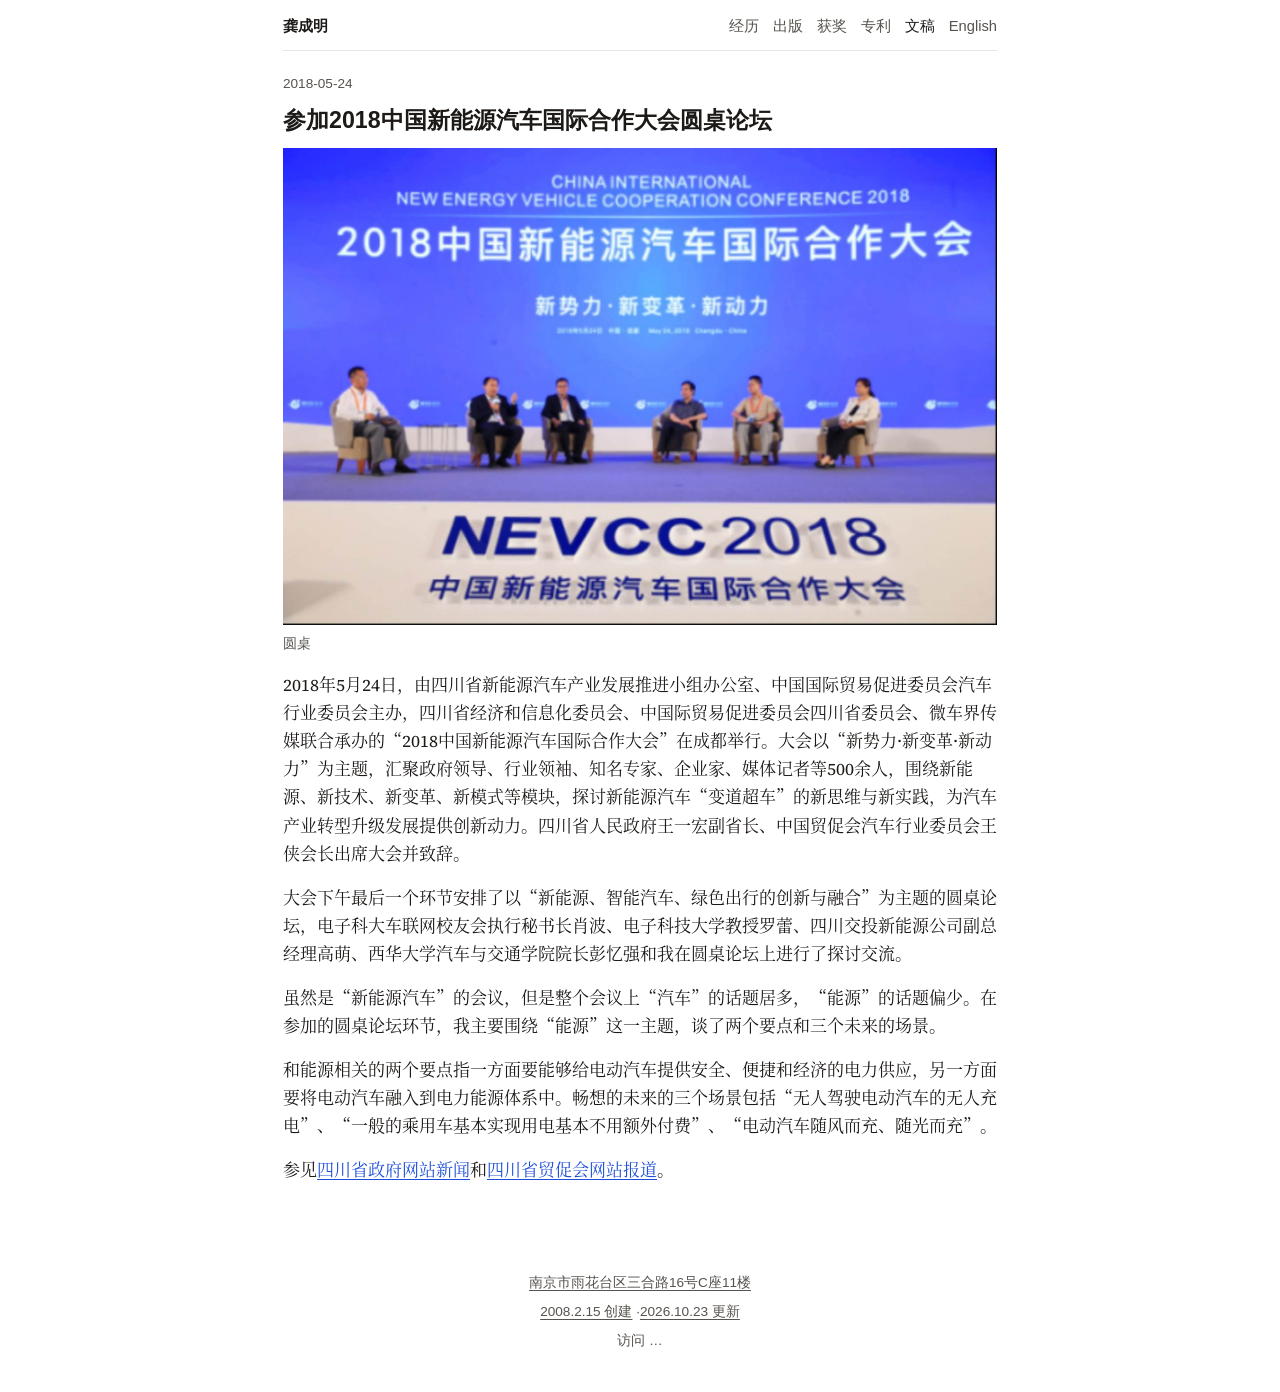
<file: posts/nevcc-2018.htm>
<!DOCTYPE html>
<html lang="zh-CN">
<head>
  <meta charset="UTF-8">
  <meta name="viewport" content="width=device-width, initial-scale=1.0">
  <title>参加2018中国新能源汽车国际合作大会圆桌论坛 | 龚成明</title>
  <meta name="description" content="2018年5月24日，由四川省新能源汽车产业发展推进小组办公室、中国国际贸易促进委员会汽车行业委员会主办的“2018中国新能源汽车国际合作大会”在成都举行。">
  <meta name="author" content="龚成明">
  <meta name="robots" content="index, follow">
  <link rel="canonical" href="https://gong.cm/posts/nevcc-2018.htm">
  <link rel="icon" href="/favicon.svg" type="image/svg+xml">
  <meta property="og:type" content="article">
  <meta property="og:title" content="参加2018中国新能源汽车国际合作大会圆桌论坛 | 龚成明">
  <meta property="og:description" content="2018年5月24日，由四川省新能源汽车产业发展推进小组办公室、中国国际贸易促进委员会汽车行业委员会主办的“2018中国新能源汽车国际合作大会”在成都举行。">
  <meta property="og:url" content="https://gong.cm/posts/nevcc-2018.htm">
  <meta property="og:site_name" content="龚成明">
  <meta property="og:image" content="https://gong.cm/pic/photo.jpg">
  <meta property="og:image:alt" content="龚成明">
  <meta name="twitter:card" content="summary">
  <meta name="twitter:title" content="参加2018中国新能源汽车国际合作大会圆桌论坛 | 龚成明">
  <meta name="twitter:description" content="2018年5月24日，由四川省新能源汽车产业发展推进小组办公室、中国国际贸易促进委员会汽车行业委员会主办的“2018中国新能源汽车国际合作大会”在成都举行。">
  <meta name="twitter:image" content="https://gong.cm/pic/photo.jpg">
  
  <link rel="preload" href="/fonts/gong-song.woff2" as="font" type="font/woff2" crossorigin>
  <link rel="preload" href="/fonts/source-serif-4-regular.woff2" as="font" type="font/woff2" crossorigin>
  <link rel="stylesheet" href="/css/theme-pro.css?v=29">
</head>
<body>
<a class="skip-link" href="#main">跳转到主内容</a>
<nav class="site-nav" aria-label="章节"><a class="home" href="/">龚成明</a><a href="/#experience">经历</a><a href="/#papers">出版</a><a href="/#awards">获奖</a><a href="/#patents">专利</a><a href="/#writings" aria-current="page">文稿</a><a href="/Gong_Chengming_CV.html">English</a></nav>
<main id="main">
<article class="post">
  <p class="kicker"><time datetime="2018-05-24">2018-05-24</time></p>
  <h1>参加2018中国新能源汽车国际合作大会圆桌论坛</h1>
  <figure class="banner"><img src="/img/NEVCC2018.jpg" alt="圆桌"><figcaption>圆桌</figcaption></figure>
  <div class="post-body">
<p>2018年5月24日，由四川省新能源汽车产业发展推进小组办公室、中国国际贸易促进委员会汽车行业委员会主办，四川省经济和信息化委员会、中国际贸易促进委员会四川省委员会、微车界传媒联合承办的“2018中国新能源汽车国际合作大会”在成都举行。大会以“新势力·新变革·新动力”为主题，汇聚政府领导、行业领袖、知名专家、企业家、媒体记者等500余人，围绕新能源、新技术、新变革、新模式等模块，探讨新能源汽车“变道超车”的新思维与新实践，为汽车产业转型升级发展提供创新动力。四川省人民政府王一宏副省长、中国贸促会汽车行业委员会王侠会长出席大会并致辞。</p>

<p>大会下午最后一个环节安排了以“新能源、智能汽车、绿色出行的创新与融合”为主题的圆桌论坛，电子科大车联网校友会执行秘书长肖波、电子科技大学教授罗蕾、四川交投新能源公司副总经理高萌、西华大学汽车与交通学院院长彭忆强和我在圆桌论坛上进行了探讨交流。</p>

<p>虽然是“新能源汽车”的会议，但是整个会议上“汽车”的话题居多，“能源”的话题偏少。在参加的圆桌论坛环节，我主要围绕“能源”这一主题，谈了两个要点和三个未来的场景。</p>

<p>和能源相关的两个要点指一方面要能够给电动汽车提供安全、便捷和经济的电力供应，另一方面要将电动汽车融入到电力能源体系中。畅想的未来的三个场景包括“无人驾驶电动汽车的无人充电”、“一般的乘用车基本实现用电基本不用额外付费”、“电动汽车随风而充、随光而充”。</p>

<p>参见<a href="http://www.sc.gov.cn/10462/10464/10797/2018/5/25/10451683.shtml" target="_blank">四川省政府网站新闻</a>和<a href="http://www.ccpit-sichuan.org/newshow.aspx?mid=18&amp;id=5201" target="_blank">四川省贸促会网站报道</a>。</p>
  </div>
</article>
<script type="application/ld+json">{"@context": "https://schema.org", "@type": "BlogPosting", "headline": "参加2018中国新能源汽车国际合作大会圆桌论坛", "datePublished": "2018-05-24", "inLanguage": "zh-CN", "author": {"@type": "Person", "name": "龚成明", "url": "https://gong.cm/"}, "mainEntityOfPage": "https://gong.cm/posts/nevcc-2018.htm", "image": "https://gong.cm/img/NEVCC2018.jpg", "description": "2018年5月24日，由四川省新能源汽车产业发展推进小组办公室、中国国际贸易促进委员会汽车行业委员会主办的“2018中国新能源汽车国际合作大会”在成都举行。"}</script>
</main>
<footer>
  <p class="foot-line"><span class="chunk"><a href="https://map.baidu.com/search?query=%E5%8D%97%E4%BA%AC%E5%B8%82%E9%9B%A8%E8%8A%B1%E5%8F%B0%E5%8C%BA%E4%B8%89%E5%90%88%E8%B7%AF16%E5%8F%B7C%E5%BA%A711%E6%A5%BC">南京市雨花台区三合路16号C座11楼</a></span></p>
  <p class="foot-line"><span class="pair"><span class="chunk"><a href="https://github.com/gongchm/chemmy.name/commits/master">2008.2.15 创建</a></span><span class="chunk"><a href="https://github.com/gongchm/gong.cm/commits/main">2026.10.23 更新</a></span></span></p>
  <p class="foot-line"><span class="chunk">访问 <span id="visit-count"></span></span></p>
</footer>
<span id="busuanzi_value_site_pv" hidden></span>
<script src="/js/visit.js?v=2"></script>
</body>
</html>
</file>
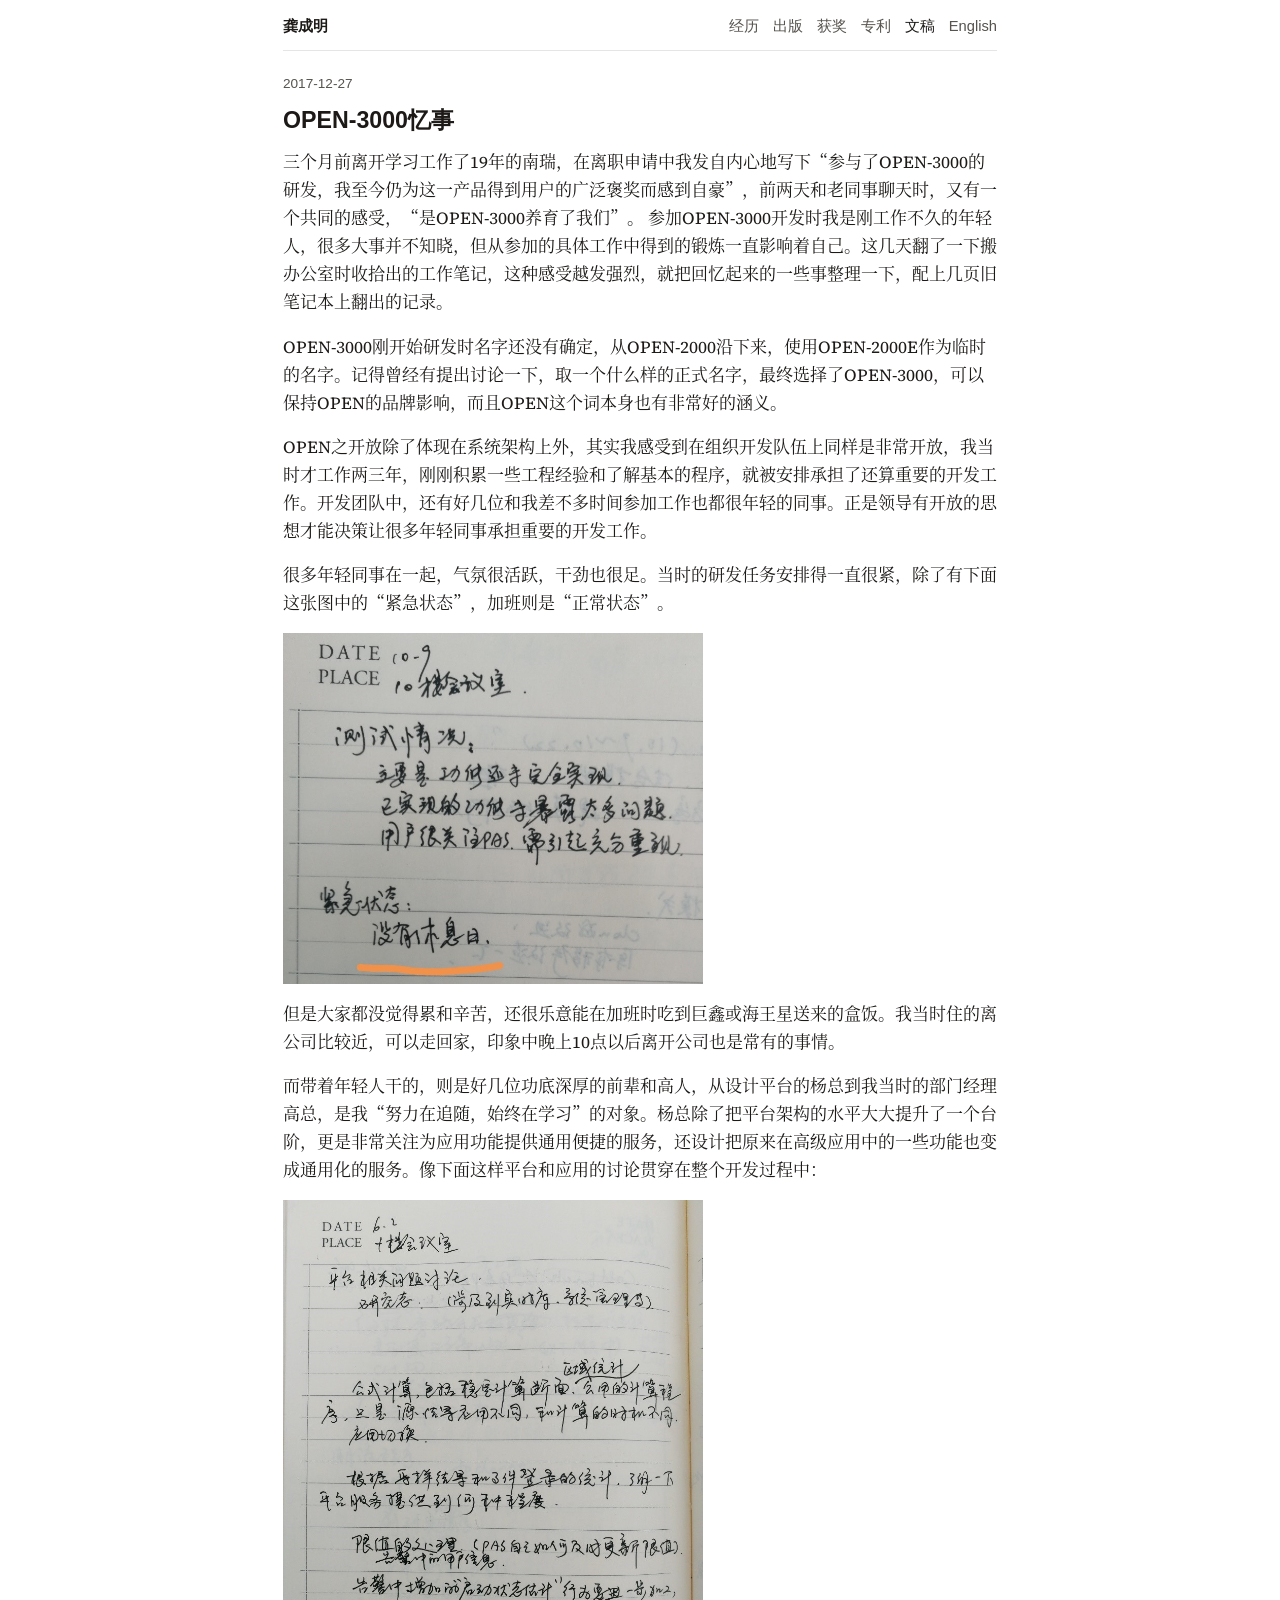
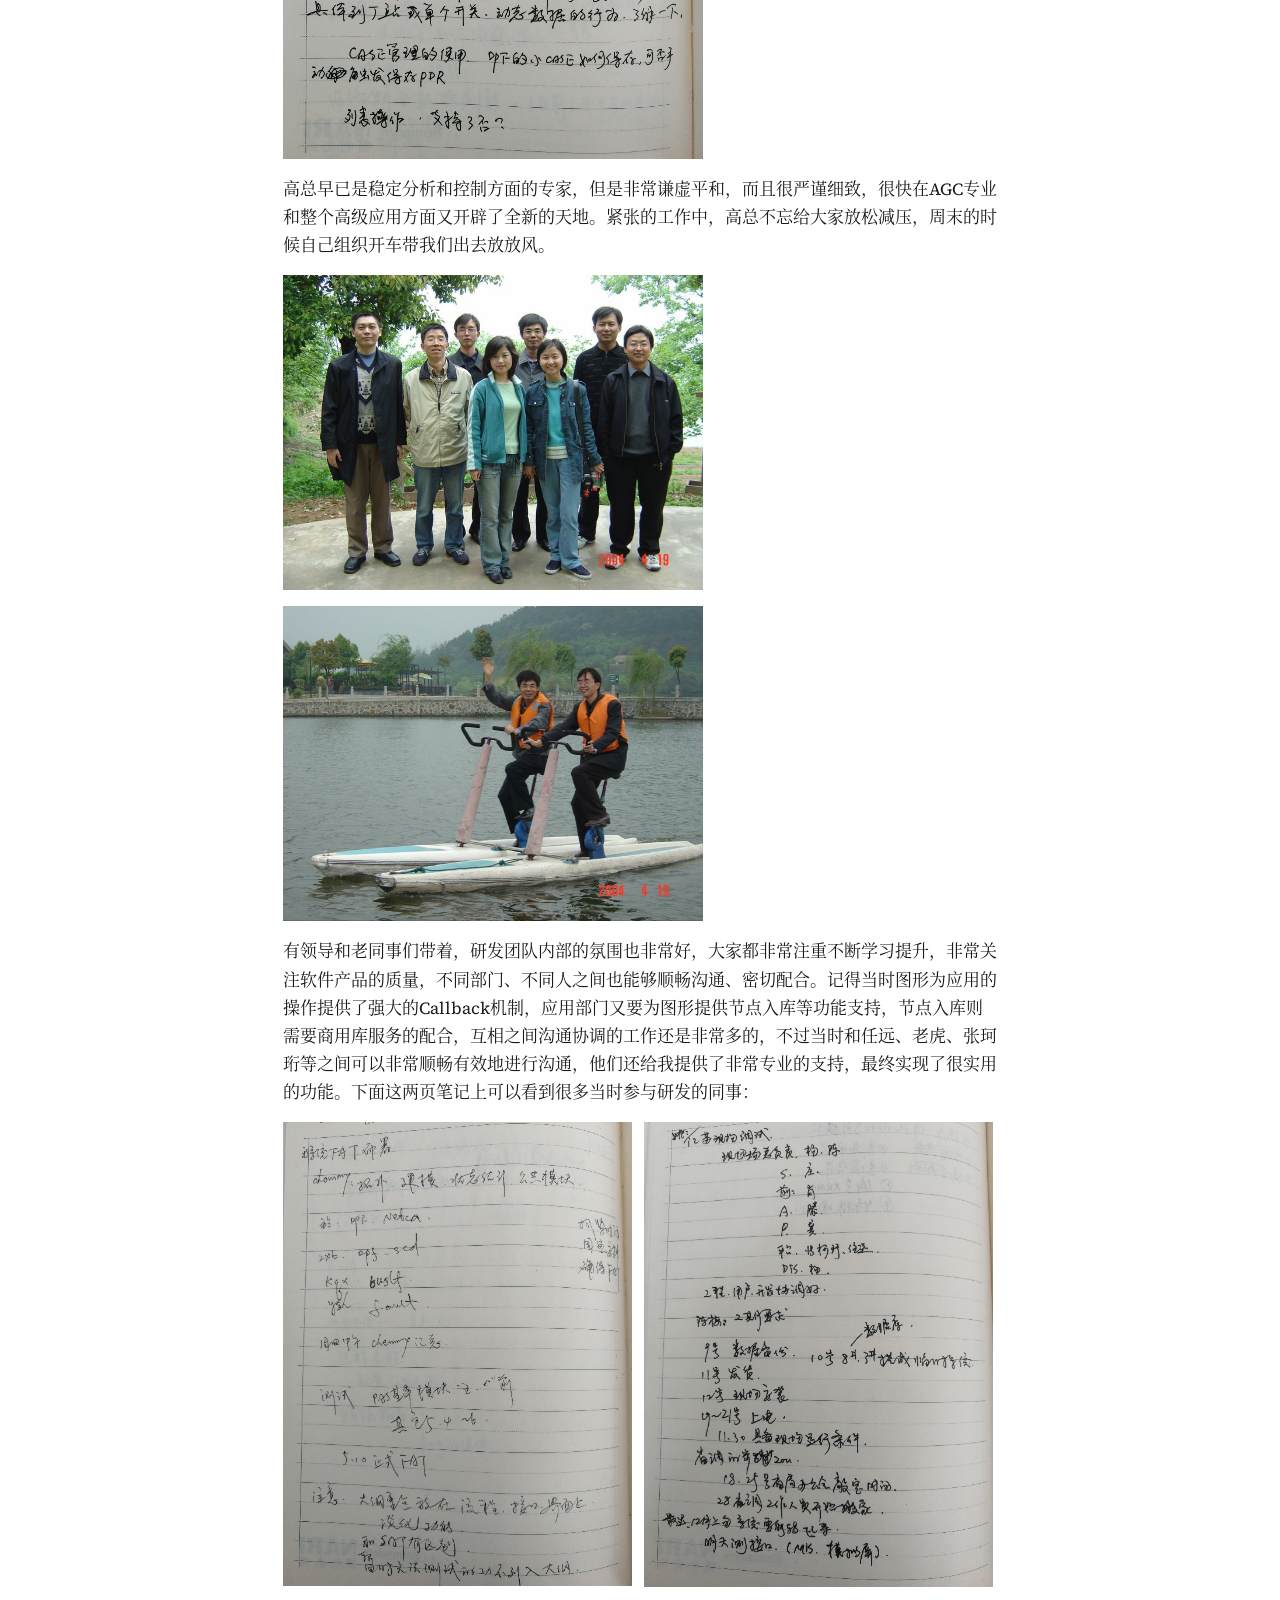
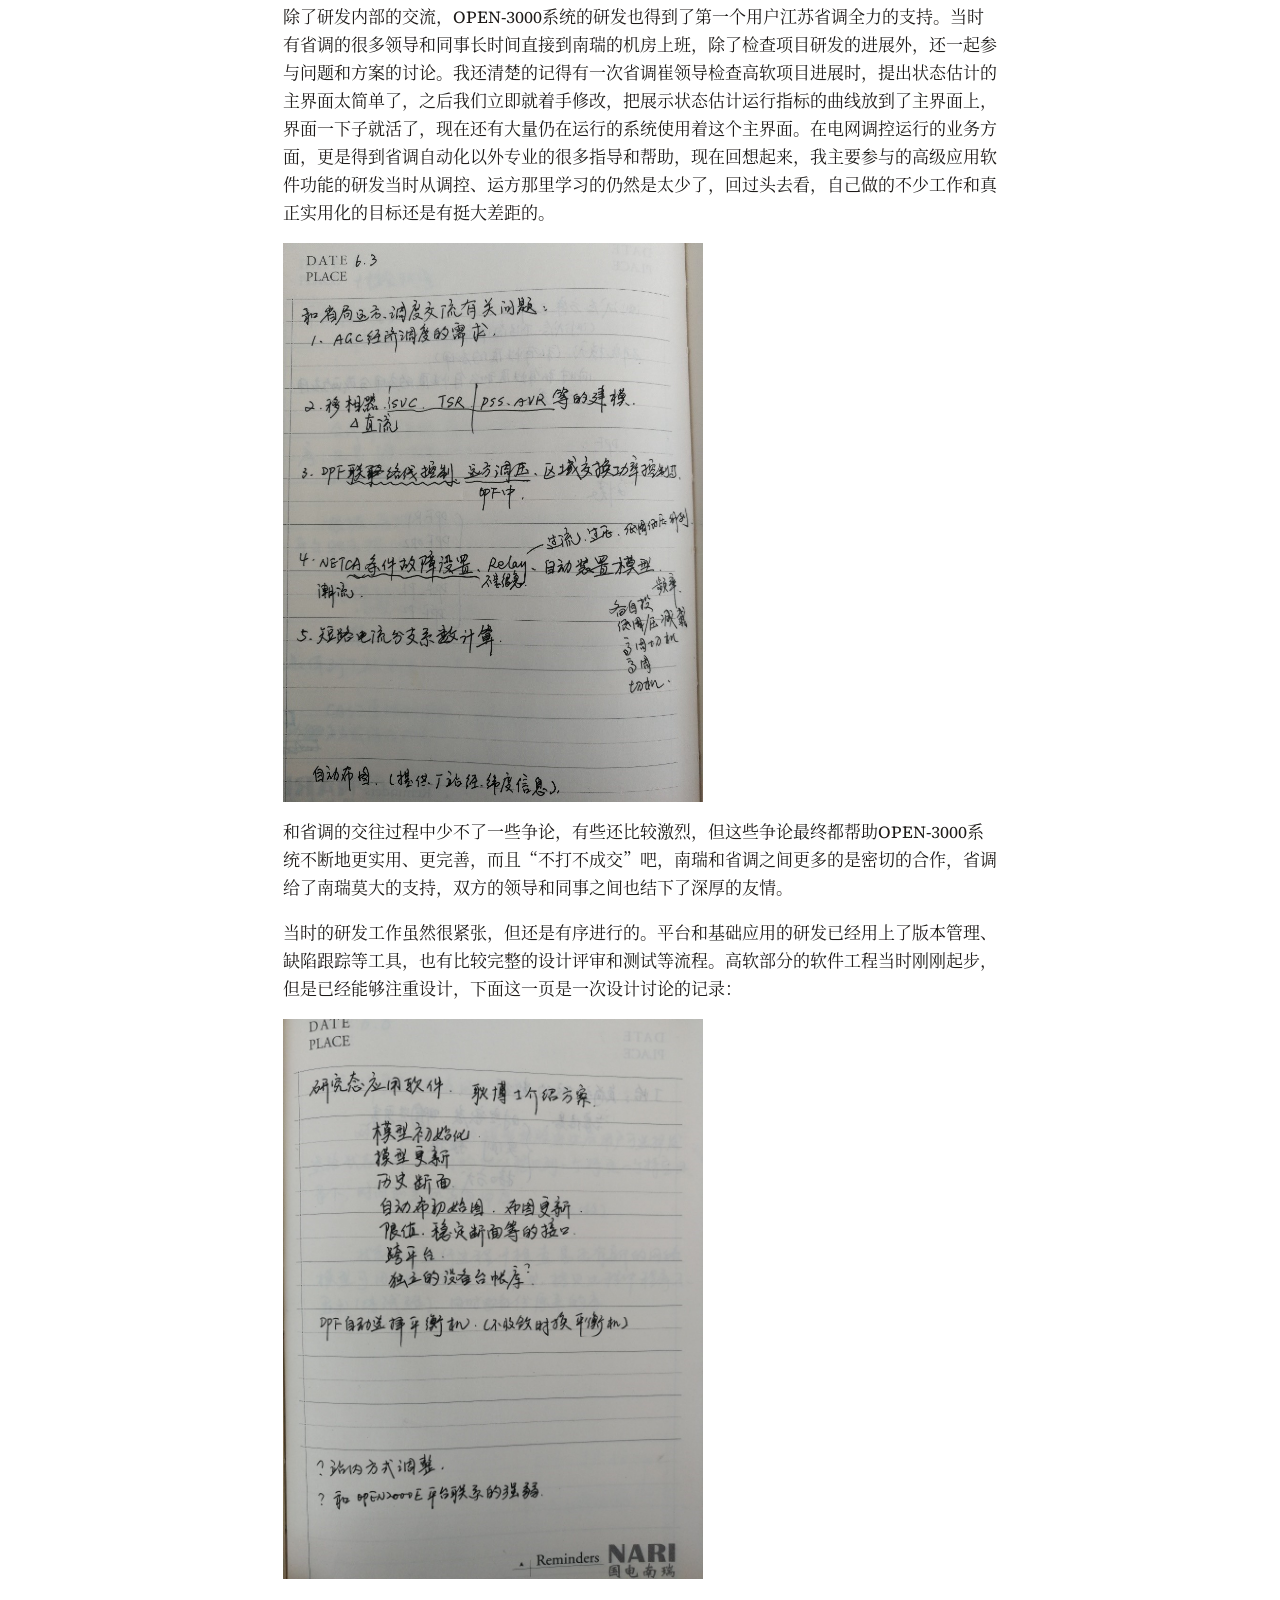
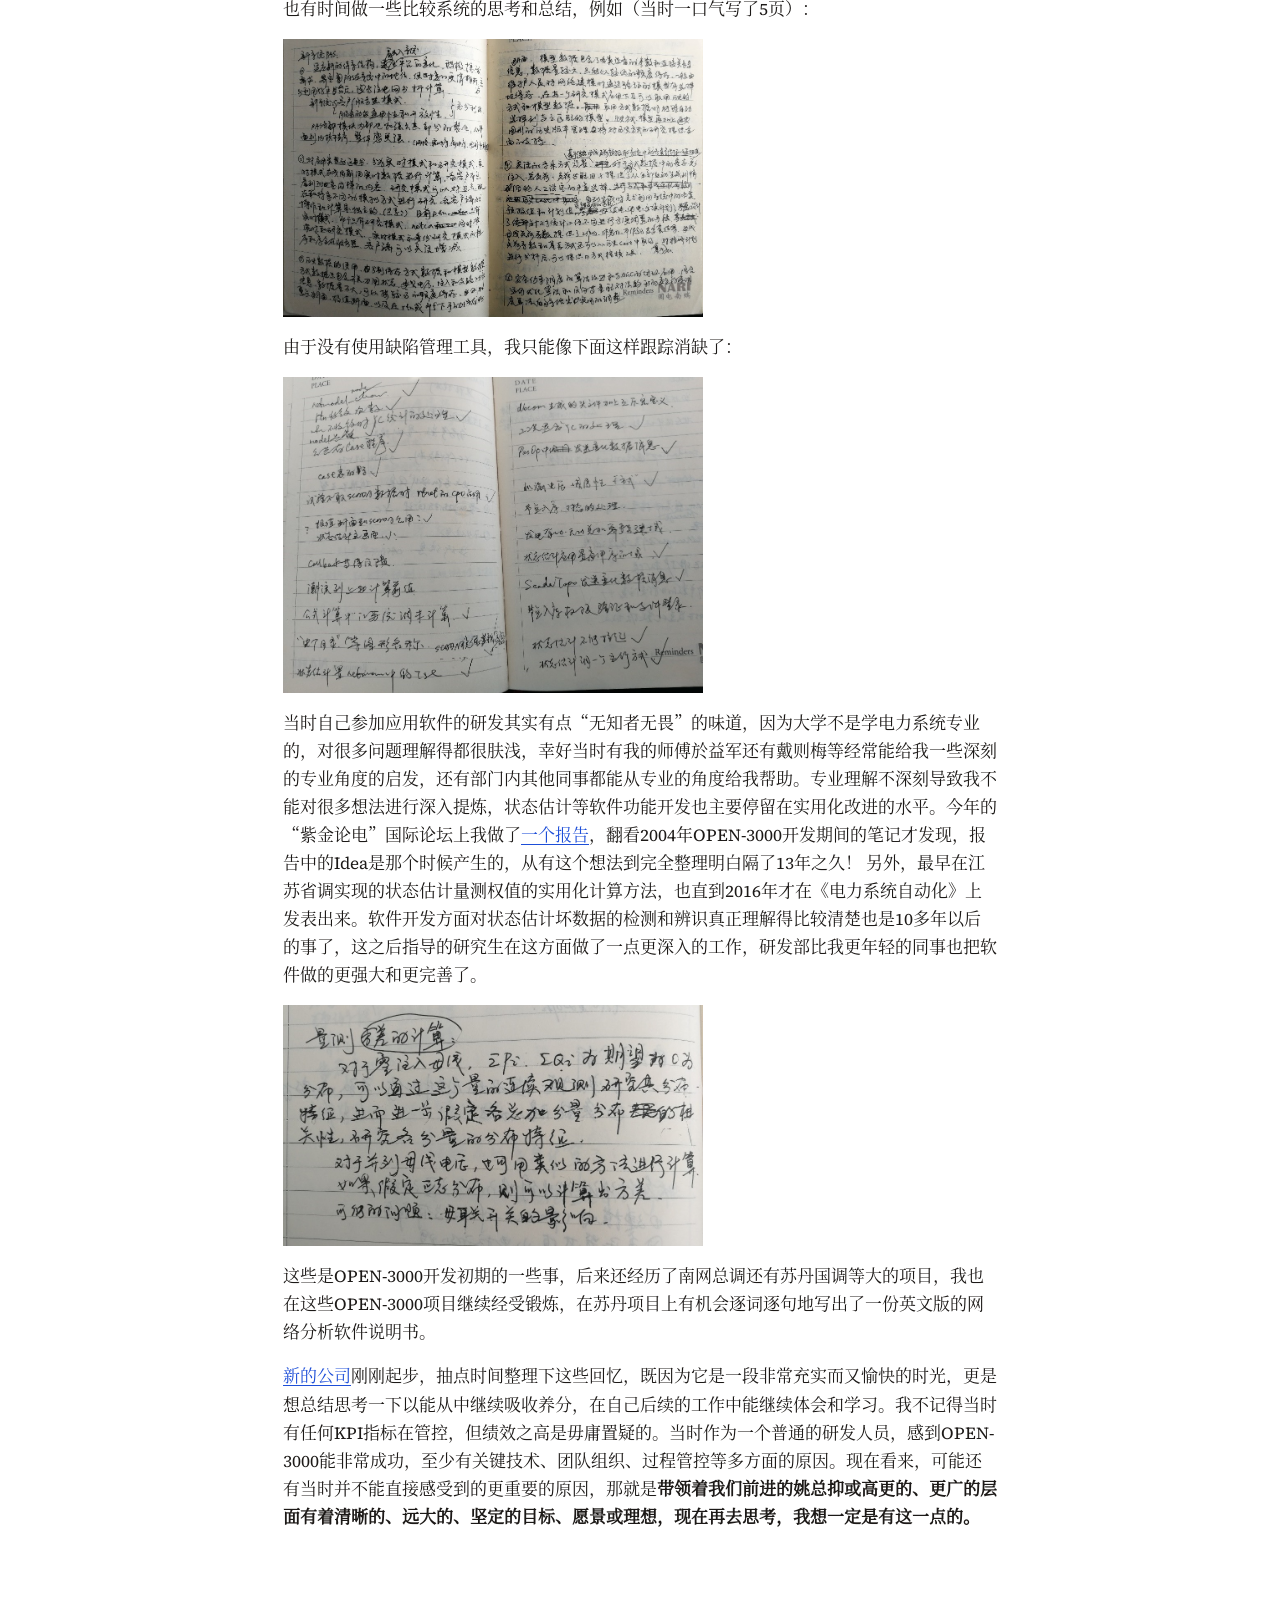
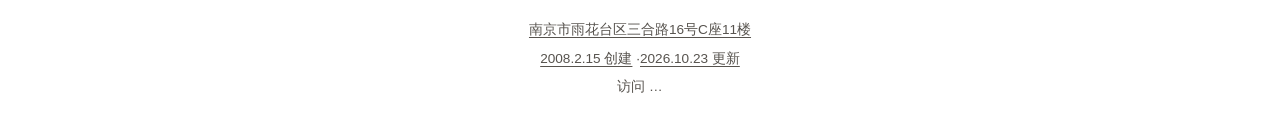
<file: posts/open-3000-memories.htm>
<!DOCTYPE html>
<html lang="zh-CN">
<head>
  <meta charset="UTF-8">
  <meta name="viewport" content="width=device-width, initial-scale=1.0">
  <title>OPEN-3000忆事 | 龚成明</title>
  <meta name="description" content="三个月前离开学习工作了19年的南瑞，在离职申请中我发自内心地写下“参与了OPEN-3000的研发，我至今仍为这一产品得到用户的广泛褒奖而感到自豪”。">
  <meta name="author" content="龚成明">
  <meta name="robots" content="index, follow">
  <link rel="canonical" href="https://gong.cm/posts/open-3000-memories.htm">
  <link rel="icon" href="/favicon.svg" type="image/svg+xml">
  <meta property="og:type" content="article">
  <meta property="og:title" content="OPEN-3000忆事 | 龚成明">
  <meta property="og:description" content="三个月前离开学习工作了19年的南瑞，在离职申请中我发自内心地写下“参与了OPEN-3000的研发，我至今仍为这一产品得到用户的广泛褒奖而感到自豪”。">
  <meta property="og:url" content="https://gong.cm/posts/open-3000-memories.htm">
  <meta property="og:site_name" content="龚成明">
  <meta property="og:image" content="https://gong.cm/pic/photo.jpg">
  <meta property="og:image:alt" content="龚成明">
  <meta name="twitter:card" content="summary">
  <meta name="twitter:title" content="OPEN-3000忆事 | 龚成明">
  <meta name="twitter:description" content="三个月前离开学习工作了19年的南瑞，在离职申请中我发自内心地写下“参与了OPEN-3000的研发，我至今仍为这一产品得到用户的广泛褒奖而感到自豪”。">
  <meta name="twitter:image" content="https://gong.cm/pic/photo.jpg">
  
  <link rel="preload" href="/fonts/gong-song.woff2" as="font" type="font/woff2" crossorigin>
  <link rel="preload" href="/fonts/source-serif-4-regular.woff2" as="font" type="font/woff2" crossorigin>
  <link rel="stylesheet" href="/css/theme-pro.css?v=29">
</head>
<body>
<a class="skip-link" href="#main">跳转到主内容</a>
<nav class="site-nav" aria-label="章节"><a class="home" href="/">龚成明</a><a href="/#experience">经历</a><a href="/#papers">出版</a><a href="/#awards">获奖</a><a href="/#patents">专利</a><a href="/#writings" aria-current="page">文稿</a><a href="/Gong_Chengming_CV.html">English</a></nav>
<main id="main">
<article class="post">
  <p class="kicker"><time datetime="2017-12-27">2017-12-27</time></p>
  <h1>OPEN-3000忆事</h1>
  
  <div class="post-body">
<p>三个月前离开学习工作了19年的南瑞，在离职申请中我发自内心地写下“参与了OPEN-3000的研发，我至今仍为这一产品得到用户的广泛褒奖而感到自豪”，前两天和老同事聊天时，又有一个共同的感受，“是OPEN-3000养育了我们”。 参加OPEN-3000开发时我是刚工作不久的年轻人，很多大事并不知晓，但从参加的具体工作中得到的锻炼一直影响着自己。这几天翻了一下搬办公室时收拾出的工作笔记，这种感受越发强烈，就把回忆起来的一些事整理一下，配上几页旧笔记本上翻出的记录。</p>

<p>OPEN-3000刚开始研发时名字还没有确定，从OPEN-2000沿下来，使用OPEN-2000E作为临时的名字。记得曾经有提出讨论一下，取一个什么样的正式名字，最终选择了OPEN-3000，可以保持OPEN的品牌影响，而且OPEN这个词本身也有非常好的涵义。</p>

<p>OPEN之开放除了体现在系统架构上外，其实我感受到在组织开发队伍上同样是非常开放，我当时才工作两三年，刚刚积累一些工程经验和了解基本的程序，就被安排承担了还算重要的开发工作。开发团队中，还有好几位和我差不多时间参加工作也都很年轻的同事。正是领导有开放的思想才能决策让很多年轻同事承担重要的开发工作。</p>

<p>很多年轻同事在一起，气氛很活跃，干劲也很足。当时的研发任务安排得一直很紧，除了有下面这张图中的“紧急状态”，加班则是“正常状态”。</p>

<p><img src="/img/posts/norest.jpg" alt="" loading="lazy"></p>

<p>但是大家都没觉得累和辛苦，还很乐意能在加班时吃到巨鑫或海王星送来的盒饭。我当时住的离公司比较近，可以走回家，印象中晚上10点以后离开公司也是常有的事情。</p>

<p>而带着年轻人干的，则是好几位功底深厚的前辈和高人，从设计平台的杨总到我当时的部门经理高总，是我“努力在追随，始终在学习”的对象。杨总除了把平台架构的水平大大提升了一个台阶，更是非常关注为应用功能提供通用便捷的服务，还设计把原来在高级应用中的一些功能也变成通用化的服务。像下面这样平台和应用的讨论贯穿在整个开发过程中：</p>

<p><img src="/img/posts/platform-discuss.jpg" alt="" loading="lazy"></p>

<p>高总早已是稳定分析和控制方面的专家，但是非常谦虚平和，而且很严谨细致，很快在AGC专业和整个高级应用方面又开辟了全新的天地。紧张的工作中，高总不忘给大家放松减压，周末的时候自己组织开车带我们出去放放风。</p>

<p><img src="/img/posts/team.jpg" alt="" loading="lazy"></p>

<p><img src="/img/posts/ride.jpg" alt="" loading="lazy"></p>

<p>有领导和老同事们带着，研发团队内部的氛围也非常好，大家都非常注重不断学习提升，非常关注软件产品的质量，不同部门、不同人之间也能够顺畅沟通、密切配合。记得当时图形为应用的操作提供了强大的Callback机制，应用部门又要为图形提供节点入库等功能支持，节点入库则需要商用库服务的配合，互相之间沟通协调的工作还是非常多的，不过当时和任远、老虎、张珂珩等之间可以非常顺畅有效地进行沟通，他们还给我提供了非常专业的支持，最终实现了很实用的功能。下面这两页笔记上可以看到很多当时参与研发的同事：</p>

<p><img src="/img/posts/preFAT.jpg" alt="" loading="lazy"> <img src="/img/posts/deployment-meeting.jpg" alt="" loading="lazy"></p>

<p>除了研发内部的交流，OPEN-3000系统的研发也得到了第一个用户江苏省调全力的支持。当时有省调的很多领导和同事长时间直接到南瑞的机房上班，除了检查项目研发的进展外，还一起参与问题和方案的讨论。我还清楚的记得有一次省调崔领导检查高软项目进展时，提出状态估计的主界面太简单了，之后我们立即就着手修改，把展示状态估计运行指标的曲线放到了主界面上，界面一下子就活了，现在还有大量仍在运行的系统使用着这个主界面。在电网调控运行的业务方面，更是得到省调自动化以外专业的很多指导和帮助，现在回想起来，我主要参与的高级应用软件功能的研发当时从调控、运方那里学习的仍然是太少了，回过头去看，自己做的不少工作和真正实用化的目标还是有挺大差距的。</p>

<p><img src="/img/posts/jiangsu-discuss.jpg" alt="" loading="lazy"></p>

<p>和省调的交往过程中少不了一些争论，有些还比较激烈，但这些争论最终都帮助OPEN-3000系统不断地更实用、更完善，而且“不打不成交”吧，南瑞和省调之间更多的是密切的合作，省调给了南瑞莫大的支持，双方的领导和同事之间也结下了深厚的友情。</p>

<p>当时的研发工作虽然很紧张，但还是有序进行的。平台和基础应用的研发已经用上了版本管理、缺陷跟踪等工具，也有比较完整的设计评审和测试等流程。高软部分的软件工程当时刚刚起步，但是已经能够注重设计，下面这一页是一次设计讨论的记录：</p>

<p><img src="/img/posts/geng-discuss.jpg" alt="" loading="lazy"></p>

<p>也有时间做一些比较系统的思考和总结，例如（当时一口气写了5页）：</p>

<p><img src="/img/posts/thinking.jpg" alt="" loading="lazy"></p>

<p>由于没有使用缺陷管理工具，我只能像下面这样跟踪消缺了：</p>

<p><img src="/img/posts/issues.jpg" alt="" loading="lazy"></p>

<p>当时自己参加应用软件的研发其实有点“无知者无畏”的味道，因为大学不是学电力系统专业的，对很多问题理解得都很肤浅，幸好当时有我的师傅於益军还有戴则梅等经常能给我一些深刻的专业角度的启发，还有部门内其他同事都能从专业的角度给我帮助。专业理解不深刻导致我不能对很多想法进行深入提炼，状态估计等软件功能开发也主要停留在实用化改进的水平。今年的“紫金论电”国际论坛上我做了<a href="/#talks">一个报告</a>，翻看2004年OPEN-3000开发期间的笔记才发现，报告中的Idea是那个时候产生的，从有这个想法到完全整理明白隔了13年之久！ 另外，最早在江苏省调实现的状态估计量测权值的实用化计算方法，也直到2016年才在《电力系统自动化》上发表出来。软件开发方面对状态估计坏数据的检测和辨识真正理解得比较清楚也是10多年以后的事了，这之后指导的研究生在这方面做了一点更深入的工作，研发部比我更年轻的同事也把软件做的更强大和更完善了。</p>

<p><img src="/img/posts/variance.jpg" alt="" loading="lazy"></p>

<p>这些是OPEN-3000开发初期的一些事，后来还经历了南网总调还有苏丹国调等大的项目，我也在这些OPEN-3000项目继续经受锻炼，在苏丹项目上有机会逐词逐句地写出了一份英文版的网络分析软件说明书。</p>

<p><a href="http://www.deri.energy/" target="_blank">新的公司</a>刚刚起步，抽点时间整理下这些回忆，既因为它是一段非常充实而又愉快的时光，更是想总结思考一下以能从中继续吸收养分，在自己后续的工作中能继续体会和学习。我不记得当时有任何KPI指标在管控，但绩效之高是毋庸置疑的。当时作为一个普通的研发人员，感到OPEN-3000能非常成功，至少有关键技术、团队组织、过程管控等多方面的原因。现在看来，可能还有当时并不能直接感受到的更重要的原因，那就是<strong>带领着我们前进的姚总抑或高更的、更广的层面有着清晰的、远大的、坚定的目标、愿景或理想，现在再去思考，我想一定是有这一点的。</strong></p>
  </div>
</article>
<script type="application/ld+json">{"@context": "https://schema.org", "@type": "BlogPosting", "headline": "OPEN-3000忆事", "datePublished": "2017-12-27", "inLanguage": "zh-CN", "author": {"@type": "Person", "name": "龚成明", "url": "https://gong.cm/"}, "mainEntityOfPage": "https://gong.cm/posts/open-3000-memories.htm", "image": "https://gong.cm/pic/photo.jpg", "description": "三个月前离开学习工作了19年的南瑞，在离职申请中我发自内心地写下“参与了OPEN-3000的研发，我至今仍为这一产品得到用户的广泛褒奖而感到自豪”。"}</script>
</main>
<footer>
  <p class="foot-line"><span class="chunk"><a href="https://map.baidu.com/search?query=%E5%8D%97%E4%BA%AC%E5%B8%82%E9%9B%A8%E8%8A%B1%E5%8F%B0%E5%8C%BA%E4%B8%89%E5%90%88%E8%B7%AF16%E5%8F%B7C%E5%BA%A711%E6%A5%BC">南京市雨花台区三合路16号C座11楼</a></span></p>
  <p class="foot-line"><span class="pair"><span class="chunk"><a href="https://github.com/gongchm/chemmy.name/commits/master">2008.2.15 创建</a></span><span class="chunk"><a href="https://github.com/gongchm/gong.cm/commits/main">2026.10.23 更新</a></span></span></p>
  <p class="foot-line"><span class="chunk">访问 <span id="visit-count"></span></span></p>
</footer>
<span id="busuanzi_value_site_pv" hidden></span>
<script src="/js/visit.js?v=2"></script>
</body>
</html>
</file>
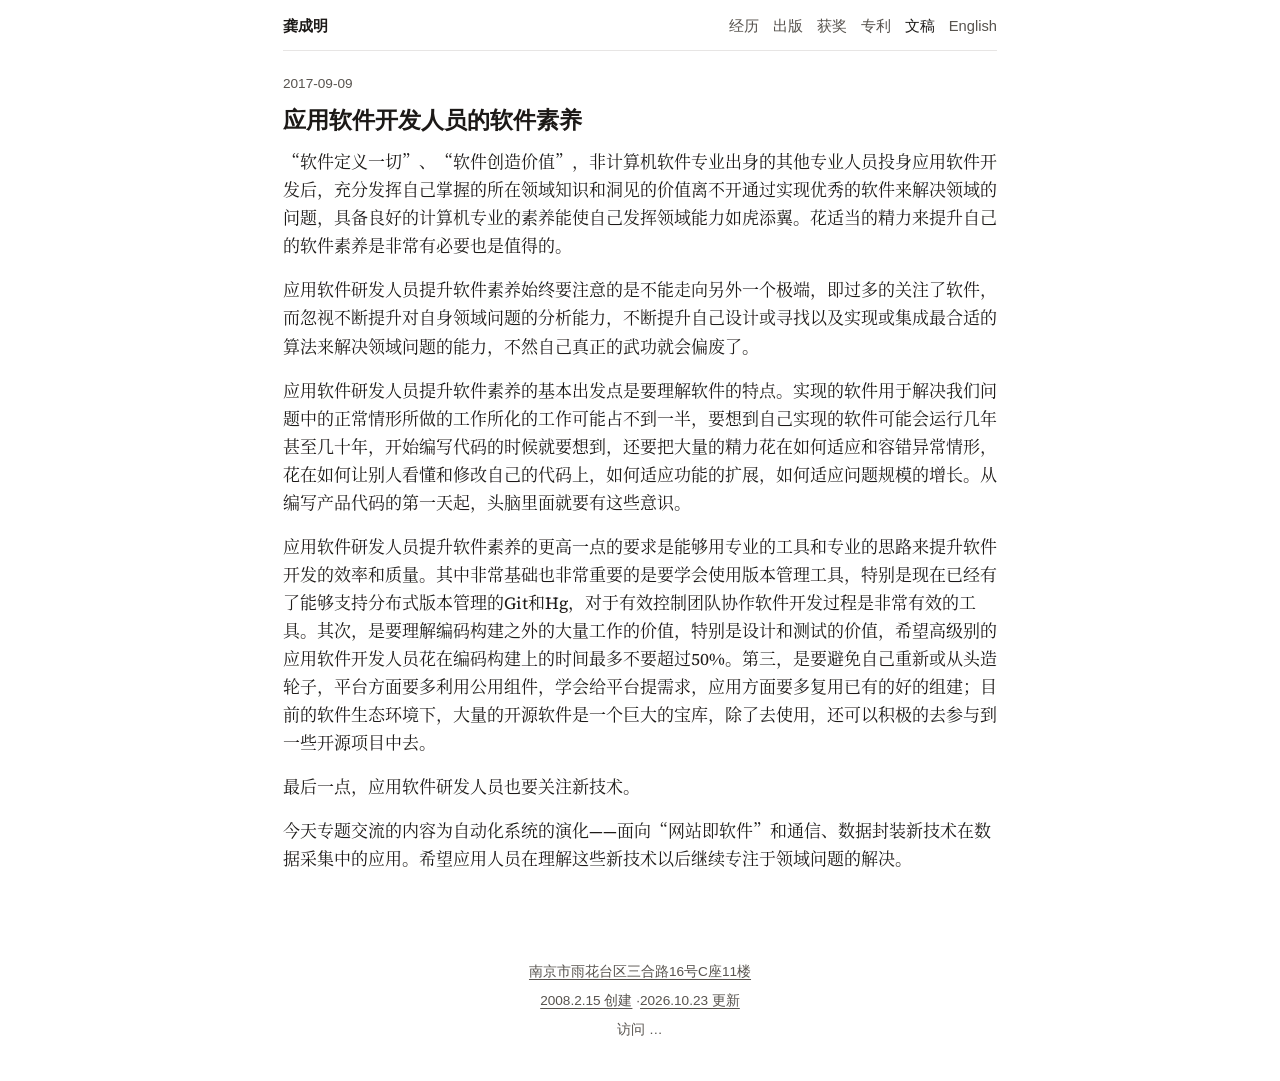
<file: posts/software-ability.htm>
<!DOCTYPE html>
<html lang="zh-CN">
<head>
  <meta charset="UTF-8">
  <meta name="viewport" content="width=device-width, initial-scale=1.0">
  <title>应用软件开发人员的软件素养 | 龚成明</title>
  <meta name="description" content="“软件定义一切”、“软件创造价值”，非计算机软件专业出身的其他专业人员投身应用软件开发后，充分发挥自己掌握的所在领域知识和洞见的价值离不开通过实现优秀的软件来解决领域的问题。">
  <meta name="author" content="龚成明">
  <meta name="robots" content="index, follow">
  <link rel="canonical" href="https://gong.cm/posts/software-ability.htm">
  <link rel="icon" href="/favicon.svg" type="image/svg+xml">
  <meta property="og:type" content="article">
  <meta property="og:title" content="应用软件开发人员的软件素养 | 龚成明">
  <meta property="og:description" content="“软件定义一切”、“软件创造价值”，非计算机软件专业出身的其他专业人员投身应用软件开发后，充分发挥自己掌握的所在领域知识和洞见的价值离不开通过实现优秀的软件来解决领域的问题。">
  <meta property="og:url" content="https://gong.cm/posts/software-ability.htm">
  <meta property="og:site_name" content="龚成明">
  <meta property="og:image" content="https://gong.cm/pic/photo.jpg">
  <meta property="og:image:alt" content="龚成明">
  <meta name="twitter:card" content="summary">
  <meta name="twitter:title" content="应用软件开发人员的软件素养 | 龚成明">
  <meta name="twitter:description" content="“软件定义一切”、“软件创造价值”，非计算机软件专业出身的其他专业人员投身应用软件开发后，充分发挥自己掌握的所在领域知识和洞见的价值离不开通过实现优秀的软件来解决领域的问题。">
  <meta name="twitter:image" content="https://gong.cm/pic/photo.jpg">
  
  <link rel="preload" href="/fonts/gong-song.woff2" as="font" type="font/woff2" crossorigin>
  <link rel="preload" href="/fonts/source-serif-4-regular.woff2" as="font" type="font/woff2" crossorigin>
  <link rel="stylesheet" href="/css/theme-pro.css?v=29">
</head>
<body>
<a class="skip-link" href="#main">跳转到主内容</a>
<nav class="site-nav" aria-label="章节"><a class="home" href="/">龚成明</a><a href="/#experience">经历</a><a href="/#papers">出版</a><a href="/#awards">获奖</a><a href="/#patents">专利</a><a href="/#writings" aria-current="page">文稿</a><a href="/Gong_Chengming_CV.html">English</a></nav>
<main id="main">
<article class="post">
  <p class="kicker"><time datetime="2017-09-09">2017-09-09</time></p>
  <h1>应用软件开发人员的软件素养</h1>
  
  <div class="post-body">
<p>“软件定义一切”、“软件创造价值”，非计算机软件专业出身的其他专业人员投身应用软件开发后，充分发挥自己掌握的所在领域知识和洞见的价值离不开通过实现优秀的软件来解决领域的问题，具备良好的计算机专业的素养能使自己发挥领域能力如虎添翼。花适当的精力来提升自己的软件素养是非常有必要也是值得的。</p>

<p>应用软件研发人员提升软件素养始终要注意的是不能走向另外一个极端，即过多的关注了软件，而忽视不断提升对自身领域问题的分析能力，不断提升自己设计或寻找以及实现或集成最合适的算法来解决领域问题的能力，不然自己真正的武功就会偏废了。</p>

<p>应用软件研发人员提升软件素养的基本出发点是要理解软件的特点。实现的软件用于解决我们问题中的正常情形所做的工作所化的工作可能占不到一半，要想到自己实现的软件可能会运行几年甚至几十年，开始编写代码的时候就要想到，还要把大量的精力花在如何适应和容错异常情形，花在如何让别人看懂和修改自己的代码上，如何适应功能的扩展，如何适应问题规模的增长。从编写产品代码的第一天起，头脑里面就要有这些意识。</p>

<p>应用软件研发人员提升软件素养的更高一点的要求是能够用专业的工具和专业的思路来提升软件开发的效率和质量。其中非常基础也非常重要的是要学会使用版本管理工具，特别是现在已经有了能够支持分布式版本管理的Git和Hg，对于有效控制团队协作软件开发过程是非常有效的工具。其次，是要理解编码构建之外的大量工作的价值，特别是设计和测试的价值，希望高级别的应用软件开发人员花在编码构建上的时间最多不要超过50%。第三，是要避免自己重新或从头造轮子，平台方面要多利用公用组件，学会给平台提需求，应用方面要多复用已有的好的组建；目前的软件生态环境下，大量的开源软件是一个巨大的宝库，除了去使用，还可以积极的去参与到一些开源项目中去。</p>

<p>最后一点，应用软件研发人员也要关注新技术。</p>

<p>今天专题交流的内容为自动化系统的演化——面向“网站即软件”和通信、数据封装新技术在数据采集中的应用。希望应用人员在理解这些新技术以后继续专注于领域问题的解决。</p>
  </div>
</article>
<script type="application/ld+json">{"@context": "https://schema.org", "@type": "BlogPosting", "headline": "应用软件开发人员的软件素养", "datePublished": "2017-09-09", "inLanguage": "zh-CN", "author": {"@type": "Person", "name": "龚成明", "url": "https://gong.cm/"}, "mainEntityOfPage": "https://gong.cm/posts/software-ability.htm", "image": "https://gong.cm/pic/photo.jpg", "description": "“软件定义一切”、“软件创造价值”，非计算机软件专业出身的其他专业人员投身应用软件开发后，充分发挥自己掌握的所在领域知识和洞见的价值离不开通过实现优秀的软件来解决领域的问题。"}</script>
</main>
<footer>
  <p class="foot-line"><span class="chunk"><a href="https://map.baidu.com/search?query=%E5%8D%97%E4%BA%AC%E5%B8%82%E9%9B%A8%E8%8A%B1%E5%8F%B0%E5%8C%BA%E4%B8%89%E5%90%88%E8%B7%AF16%E5%8F%B7C%E5%BA%A711%E6%A5%BC">南京市雨花台区三合路16号C座11楼</a></span></p>
  <p class="foot-line"><span class="pair"><span class="chunk"><a href="https://github.com/gongchm/chemmy.name/commits/master">2008.2.15 创建</a></span><span class="chunk"><a href="https://github.com/gongchm/gong.cm/commits/main">2026.10.23 更新</a></span></span></p>
  <p class="foot-line"><span class="chunk">访问 <span id="visit-count"></span></span></p>
</footer>
<span id="busuanzi_value_site_pv" hidden></span>
<script src="/js/visit.js?v=2"></script>
</body>
</html>
</file>
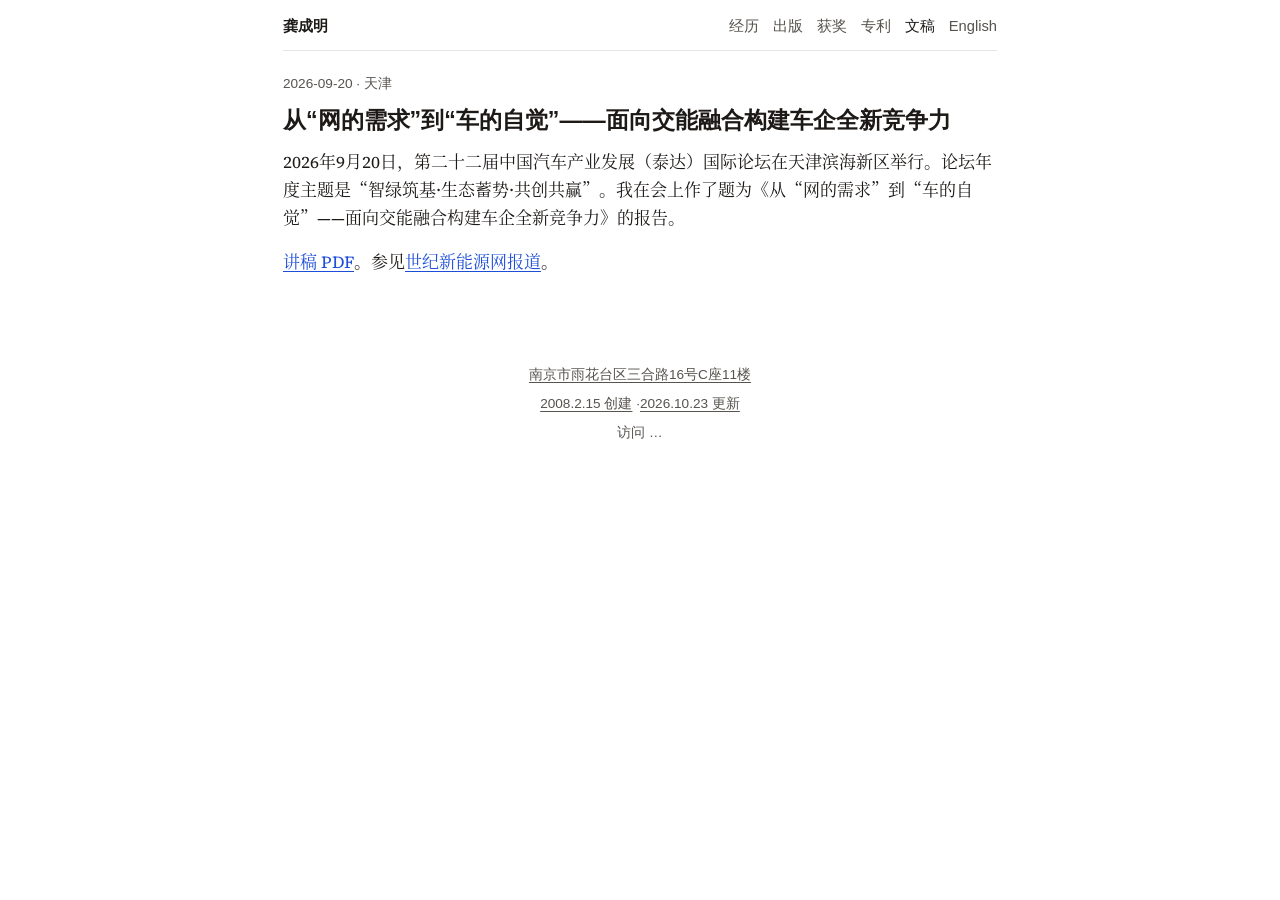
<file: posts/teda-2026.htm>
<!DOCTYPE html>
<html lang="zh-CN">
<head>
  <meta charset="UTF-8">
  <meta name="viewport" content="width=device-width, initial-scale=1.0">
  <title>从“网的需求”到“车的自觉” | 龚成明</title>
  <meta name="description" content="2026年9月20日，在天津滨海新区举行的第二十二届中国汽车产业发展（泰达）国际论坛上的报告。">
  <meta name="author" content="龚成明">
  <meta name="robots" content="index, follow">
  <link rel="canonical" href="https://gong.cm/posts/teda-2026.htm">
  <link rel="icon" href="/favicon.svg" type="image/svg+xml">
  <meta property="og:type" content="article">
  <meta property="og:title" content="从“网的需求”到“车的自觉” | 龚成明">
  <meta property="og:description" content="2026年9月20日，在第二十二届中国汽车产业发展（泰达）国际论坛上的报告。">
  <meta property="og:url" content="https://gong.cm/posts/teda-2026.htm">
  <meta property="og:site_name" content="龚成明">
  <meta property="og:image" content="https://gong.cm/pic/photo.jpg">
  <meta property="og:image:alt" content="龚成明">
  <meta name="twitter:card" content="summary">
  <meta name="twitter:title" content="从“网的需求”到“车的自觉” | 龚成明">
  <meta name="twitter:description" content="2026年9月20日，在第二十二届中国汽车产业发展（泰达）国际论坛上的报告。">
  <meta name="twitter:image" content="https://gong.cm/pic/photo.jpg">
  <link rel="preload" href="/fonts/gong-song.woff2" as="font" type="font/woff2" crossorigin>
  <link rel="preload" href="/fonts/source-serif-4-regular.woff2" as="font" type="font/woff2" crossorigin>
  <link rel="stylesheet" href="/css/theme-pro.css?v=29">
</head>
<body>
<a class="skip-link" href="#main">跳转到主内容</a>
<nav class="site-nav" aria-label="章节"><a class="home" href="/">龚成明</a><a href="/#experience">经历</a><a href="/#papers">出版</a><a href="/#awards">获奖</a><a href="/#patents">专利</a><a href="/#writings" aria-current="page">文稿</a><a href="/Gong_Chengming_CV.html">English</a></nav>
<main id="main">
<article class="post">
  <p class="kicker"><time datetime="2026-09-20">2026-09-20</time> · 天津</p>
  <h1>从“网的需求”到“车的自觉”——面向交能融合构建车企全新竞争力</h1>
  <div class="post-body">
<p>2026年9月20日，第二十二届中国汽车产业发展（泰达）国际论坛在天津滨海新区举行。论坛年度主题是“智绿筑基·生态蓄势·共创共赢”。我在会上作了题为《从“网的需求”到“车的自觉”——面向交能融合构建车企全新竞争力》的报告。</p>
<p><a href="/files/teda-2026.pdf">讲稿 PDF</a>。参见<a href="https://www.ne21.com/news/show-231025.html">世纪新能源网报道</a>。</p>
  </div>
<script type="application/ld+json">{"@context":"https://schema.org","@type":"BlogPosting","headline":"从“网的需求”到“车的自觉”——面向交能融合构建车企全新竞争力","datePublished":"2026-09-20","inLanguage":"zh-CN","author":{"@type":"Person","name":"龚成明","url":"https://gong.cm/"},"mainEntityOfPage":"https://gong.cm/posts/teda-2026.htm","image":"https://gong.cm/pic/photo.jpg","description":"2026年9月20日，在天津滨海新区举行的第二十二届中国汽车产业发展（泰达）国际论坛上的报告。"}</script>
</article>
</main>
<footer>
  <p class="foot-line"><span class="chunk"><a href="https://map.baidu.com/search?query=%E5%8D%97%E4%BA%AC%E5%B8%82%E9%9B%A8%E8%8A%B1%E5%8F%B0%E5%8C%BA%E4%B8%89%E5%90%88%E8%B7%AF16%E5%8F%B7C%E5%BA%A711%E6%A5%BC">南京市雨花台区三合路16号C座11楼</a></span></p>
  <p class="foot-line"><span class="pair"><span class="chunk"><a href="https://github.com/gongchm/chemmy.name/commits/master">2008.2.15 创建</a></span><span class="chunk"><a href="https://github.com/gongchm/gong.cm/commits/main">2026.10.23 更新</a></span></span></p>
  <p class="foot-line"><span class="chunk">访问 <span id="visit-count"></span></span></p>
</footer>
<span id="busuanzi_value_site_pv" hidden></span>
<script src="/js/visit.js?v=2"></script>
</body>
</html>
</file>
<file: css/theme-pro.css>
@font-face {
  font-family: "Source Serif 4";
  font-style: normal;
  font-weight: 400;
  font-display: swap;
  src: url("/fonts/source-serif-4-regular.woff2") format("woff2");
  unicode-range: U+0000-00FF, U+0131, U+0152-0153, U+02BB-02BC, U+02C6, U+02DA, U+02DC, U+0304, U+0308, U+0329, U+2000-201B, U+201E-206F, U+20AC, U+2122, U+2191, U+2193, U+2212, U+2215, U+FEFF, U+FFFD;
}
@font-face {
  font-family: "Source Serif 4";
  font-style: italic;
  font-weight: 400;
  font-display: swap;
  src: url("/fonts/source-serif-4-italic.woff2") format("woff2");
  unicode-range: U+0000-00FF, U+0131, U+0152-0153, U+02BB-02BC, U+02C6, U+02DA, U+02DC, U+0304, U+0308, U+0329, U+2000-201B, U+201E-206F, U+20AC, U+2122, U+2191, U+2193, U+2212, U+2215, U+FEFF, U+FFFD;
}
@font-face {
  font-family: "Gong Song";
  font-style: normal;
  font-weight: 400;
  font-display: swap;
  src: url("/fonts/gong-song.woff2") format("woff2");
  unicode-range: U+2013-2014, U+2018-2019, U+201C-201D, U+2026, U+3001-3002, U+300A-300D, U+4E00-4E01, U+4E03, U+4E07-4E0B, U+4E0D-4E0E, U+4E11, U+4E13-4E14, U+4E16, U+4E18-4E1D, U+4E22, U+4E24-4E25, U+4E27, U+4E2A-4E2B, U+4E2D, U+4E30, U+4E32, U+4E34, U+4E38-4E3B, U+4E3D-4E3E, U+4E43, U+4E45, U+4E48-4E49, U+4E4B-4E50, U+4E52-4E54, U+4E56, U+4E58-4E59, U+4E5D-4E61, U+4E66, U+4E70-4E71, U+4E73, U+4E7E, U+4E86, U+4E88-4E89, U+4E8B-4E8C, U+4E8E-4E8F, U+4E91-4E92, U+4E94-4E95, U+4E9A-4E9B, U+4EA1-4EA2, U+4EA4-4EA9, U+4EAB-4EAE, U+4EB2, U+4EBA, U+4EBF-4EC1, U+4EC5-4EC7, U+4ECA-4ECB, U+4ECD-4ECE, U+4ED1, U+4ED3-4ED9, U+4EDF, U+4EE3-4EE5, U+4EEA, U+4EEC, U+4EF0, U+4EF2, U+4EF6-4EF7, U+4EFB, U+4EFD, U+4EFF, U+4F01, U+4F0A, U+4F0D-4F11, U+4F17-4F1A, U+4F1E-4F20, U+4F24, U+4F26, U+4F2A, U+4F2F-4F30, U+4F34, U+4F36, U+4F38, U+4F3A, U+4F3C, U+4F43, U+4F46, U+4F4D-4F51, U+4F53, U+4F55, U+4F59, U+4F5B-4F5C, U+4F60, U+4F63, U+4F69, U+4F6C, U+4F6F-4F70, U+4F73, U+4F7F, U+4F84, U+4F88, U+4F8B, U+4F8D, U+4F97, U+4F9B, U+4F9D, U+4FA0, U+4FA3, U+4FA5-4FA9, U+4FAE-4FAF, U+4FB5, U+4FBF, U+4FC3-4FC4, U+4FCA, U+4FCF-4FD0, U+4FD7-4FD8, U+4FDD-4FDE, U+4FE1, U+4FE9, U+4FED-4FEF, U+4FF1, U+4FFA, U+500D, U+5012, U+5014, U+5018-501A, U+501F, U+5021, U+5026, U+502A, U+503A, U+503C, U+503E, U+5047, U+504F, U+505A, U+505C, U+5065, U+5076-5077, U+507F-5080, U+5085, U+5088, U+508D, U+50A3, U+50A8, U+50AC, U+50B2, U+50BB, U+50CF, U+50DA, U+50E7, U+50F3, U+50F5, U+50FB, U+5112, U+5121, U+513F, U+5141, U+5143-5146, U+5148-5149, U+514B, U+514D, U+5151, U+5154, U+515A, U+515C, U+5162, U+5165, U+5168, U+516B-516D, U+5170-5171, U+5173-5179, U+517B-517D, U+5180, U+5185, U+5188-5189, U+518C-518D, U+5192, U+5195, U+5197, U+5199, U+519B-519C, U+51A0, U+51A4, U+51AC, U+51AF-51B0, U+51B2-51B3, U+51B5-51B7, U+51BB, U+51C0, U+51C4, U+51C6, U+51C9, U+51CB-51CC, U+51CF, U+51D1, U+51DB, U+51DD, U+51E0-51E1, U+51E4, U+51ED, U+51EF-51F0, U+51F3, U+51F6, U+51F8-51FB, U+51FD, U+51FF-5201, U+5203, U+5206-5207, U+520A, U+5211-5212, U+5217-521B, U+521D, U+5220, U+5224, U+5228-5229, U+522B, U+522E, U+5230, U+5236-523B, U+523D, U+5241-5243, U+524A, U+524D, U+5250-5251, U+5254, U+5256, U+5265, U+5267, U+5269-526A, U+526F, U+5272, U+527F, U+5288, U+529B, U+529D-52A1, U+52A3, U+52A8-52AB, U+52B1-52B3, U+52BF, U+52C3, U+52C7, U+52C9, U+52CB, U+52D2, U+52D8, U+52DF, U+52E4, U+52FA, U+52FE-5300, U+5305-5306, U+5308, U+5316-5317, U+5319, U+531D, U+5320-5321, U+5323, U+532A, U+5339-533B, U+533F, U+5341, U+5343, U+5347-534A, U+534E-534F, U+5351-5353, U+5355-5357, U+535A, U+535C, U+535E, U+5360-5362, U+5364, U+5367, U+536B, U+536F-5371, U+5373-5375, U+5377-5378, U+537F, U+5382, U+5384-5386, U+5389, U+538B-538C, U+5395, U+5398, U+539A, U+539F, U+53A2, U+53A6, U+53A8-53A9, U+53BB, U+53BF, U+53C1-53C2, U+53C8-53CD, U+53D1, U+53D4, U+53D6-53D9, U+53DB, U+53E0, U+53E3-53E6, U+53EA-53F0, U+53F2-53F3, U+53F6-53F9, U+53FC, U+5401, U+5403-5404, U+5408-540A, U+540C-5411, U+5413, U+5415, U+5417, U+541B, U+541D-5420, U+5426-5429, U+542B-542F, U+5431, U+5434-5435, U+5438-5439, U+543B-543C, U+543E, U+5440, U+5446, U+5448, U+544A, U+5450, U+5455, U+5458, U+545B-545C, U+5462, U+5468, U+5473, U+5475, U+5478, U+547B-547D, U+5480, U+5486, U+548B-548C, U+548E-5490, U+5492, U+5495-5496, U+5499, U+54A8, U+54AC, U+54AF, U+54B1, U+54B3, U+54B8, U+54BD, U+54C0-54C1, U+54C4, U+54C6-54C9, U+54CD-54CE, U+54D1, U+54D7, U+54DF, U+54E5-54E6, U+54E8-54EA, U+54ED-54EE, U+54F2, U+54FA, U+54FC, U+5501, U+5506-5507, U+5509, U+5510, U+5524, U+552C, U+552E-552F, U+5531, U+553E, U+5543-5544, U+5546, U+554A, U+5561, U+5564-5566, U+556A, U+556E, U+5578, U+557C, U+5580, U+5582, U+5584, U+5587, U+5589-558A, U+5598, U+559C-559D, U+55A7, U+55B3, U+55B7, U+55BB, U+55C5, U+55D3, U+55DC, U+55E1, U+55E3, U+55FD, U+5609, U+560E, U+5618, U+561B, U+5631-5632, U+5634, U+5636, U+563B, U+563F, U+564E, U+5668, U+566A, U+566C, U+5676, U+568E-568F, U+56A3, U+56B7, U+56BC, U+56CA, U+56DA-56DB, U+56DE, U+56E0, U+56E2, U+56E4, U+56ED, U+56F0-56F1, U+56F4, U+56FA, U+56FD-56FE, U+5703, U+5706, U+5708, U+571F, U+5723, U+5728, U+572D, U+5730, U+573A, U+573E, U+5740, U+5747, U+574A, U+574D-5751, U+5757, U+575A-575B, U+575D-5761, U+5764, U+5766, U+576A, U+576F, U+5777, U+5782-5784, U+578B, U+5792, U+579B, U+57A2-57A3, U+57A6, U+57AB, U+57AE, U+57C2-57C3, U+57CB, U+57CE, U+57D4, U+57DF-57E0, U+57F9-57FA, U+5802-5803, U+5806, U+5811, U+5815, U+5821, U+5824, U+582A, U+5830, U+5835, U+584C, U+5851, U+5854, U+5858, U+585E, U+586B, U+5883, U+5885, U+5892-5893, U+5899, U+589E-589F, U+58A8-58A9, U+58C1, U+58D5, U+58E4, U+58EB-58EC, U+58EE, U+58F0, U+58F3, U+58F6, U+58F9, U+5904, U+5907, U+590D, U+590F, U+5915-5916, U+591A, U+591C, U+591F, U+5927, U+5929-592B, U+592E-592F, U+5931, U+5934, U+5937-593A, U+5944, U+5947-5949, U+594B, U+594E-594F, U+5951, U+5954, U+5956-5957, U+5960, U+5962, U+5965, U+5973-5974, U+5976, U+5978-5979, U+597D, U+5982, U+5984, U+5986-5988, U+598A, U+5992-5993, U+5996, U+5999, U+59A5, U+59A8, U+59AE, U+59B9, U+59BB, U+59C6, U+59CB, U+59D0-59D1, U+59D3-59D4, U+59DA, U+59DC, U+59E5, U+59E8, U+59EC, U+59FB, U+59FF, U+5A01, U+5A03-5A04, U+5A07, U+5A18, U+5A1C, U+5A1F-5A20, U+5A25, U+5A29, U+5A31, U+5A36, U+5A46, U+5A49, U+5A5A, U+5A6A, U+5A74, U+5A76-5A77, U+5A7F, U+5A92, U+5A9A-5A9B, U+5AB3, U+5AC1-5AC2, U+5AC9, U+5ACC, U+5AD2, U+5AE1, U+5AE9, U+5B50, U+5B54-5B55, U+5B57-5B59, U+5B5C-5B5D, U+5B5F, U+5B63-5B64, U+5B66, U+5B69-5B6A, U+5B70, U+5B75, U+5B7A, U+5B7D, U+5B81, U+5B83, U+5B85, U+5B87-5B89, U+5B8B-5B8C, U+5B8F, U+5B97-5B9E, U+5BA0-5BA4, U+5BA6, U+5BAA-5BAB, U+5BB0, U+5BB3-5BB6, U+5BB9, U+5BBD-5BBF, U+5BC2, U+5BC4-5BC7, U+5BCC, U+5BD0, U+5BD2-5BD3, U+5BDD-5BDF, U+5BE1, U+5BE5, U+5BE8, U+5BF8-5BFC, U+5BFF, U+5C01, U+5C04, U+5C06, U+5C09-5C0A, U+5C0F, U+5C11, U+5C14, U+5C16, U+5C18, U+5C1A, U+5C1D, U+5C24, U+5C27, U+5C31, U+5C38-5C3A, U+5C3C-5C42, U+5C45, U+5C48-5C4B, U+5C4E-5C4F, U+5C51, U+5C55, U+5C5E, U+5C60-5C61, U+5C65, U+5C6F, U+5C71, U+5C79, U+5C7F, U+5C81-5C82, U+5C94, U+5C97, U+5C9B, U+5CA9, U+5CAD, U+5CB3, U+5CB8, U+5CBF, U+5CD9, U+5CE1, U+5CE6, U+5CE8, U+5CEA, U+5CED, U+5CF0, U+5CFB, U+5D07, U+5D0E, U+5D14, U+5D16, U+5D29, U+5D2D, U+5D4C, U+5DCD, U+5DDD-5DDE, U+5DE1-5DE2, U+5DE5-5DE9, U+5DEB, U+5DEE, U+5DF1-5DF4, U+5DF7, U+5DFE, U+5E01-5E03, U+5E05-5E06, U+5E08, U+5E0C, U+5E10, U+5E15-5E16, U+5E18, U+5E1A-5E1D, U+5E26-5E27, U+5E2D-5E2E, U+5E38, U+5E3D, U+5E42, U+5E45, U+5E4C, U+5E55, U+5E62, U+5E72-5E74, U+5E76, U+5E78, U+5E7A-5E7D, U+5E7F, U+5E84, U+5E86-5E87, U+5E8A, U+5E8F-5E90, U+5E93-5E95, U+5E97, U+5E99-5E9A, U+5E9C, U+5E9E-5E9F, U+5EA6-5EA7, U+5EAD, U+5EB6-5EB8, U+5EC9-5ECA, U+5ED3, U+5ED6, U+5EF6-5EF7, U+5EFA, U+5F00, U+5F02-5F04, U+5F0A, U+5F0F, U+5F13, U+5F15, U+5F17-5F18, U+5F1B, U+5F1F-5F20, U+5F25-5F27, U+5F2F, U+5F31, U+5F39-5F3A, U+5F52-5F53, U+5F55, U+5F5D, U+5F62, U+5F64, U+5F66, U+5F69-5F6A, U+5F6C-5F6D, U+5F70-5F71, U+5F79, U+5F7B-5F7C, U+5F80-5F81, U+5F84-5F85, U+5F88, U+5F8A-5F8B, U+5F90, U+5F92, U+5F97-5F98, U+5FA1, U+5FAA, U+5FAE, U+5FB7, U+5FBD, U+5FC3, U+5FC5-5FC6, U+5FCC-5FCD, U+5FD7-5FD9, U+5FE0, U+5FE7, U+5FEB, U+5FF1, U+5FF5, U+5FFB, U+5FFD, U+5FFF-6002, U+600E, U+6012, U+6014-6016, U+601C-601D, U+6020, U+6025, U+6027-6028, U+602A, U+602F, U+603B, U+6043, U+604B, U+604D, U+6050, U+6052, U+6055, U+6062, U+6064, U+6068-6069, U+606B-606D, U+606F-6070, U+6073, U+6076, U+607C, U+607F, U+6084, U+6089, U+608D, U+6094, U+609F-60A0, U+60A3, U+60A6, U+60A8, U+60AC, U+60AF, U+60B2, U+60B8, U+60BC, U+60C5, U+60CA-60CB, U+60D1, U+60D5, U+60DC, U+60DF-60E0, U+60E6-60E9, U+60EB, U+60ED-60F0, U+60F3, U+60F6, U+60F9-60FA, U+6101, U+6108-6109, U+610F, U+611A, U+611F, U+6124, U+6127, U+613F, U+6148, U+614C, U+614E, U+6151, U+6155, U+6162, U+6167-6168, U+6170, U+6177, U+618B, U+618E, U+61A8, U+61BE, U+61C2, U+61C8, U+61CA, U+61D2, U+61E6, U+6208, U+620A, U+620C-6212, U+6216, U+6218, U+621A, U+622A, U+622E, U+6233-6234, U+6237, U+623F-6241, U+6247, U+624B, U+624D-624E, U+6251-6254, U+6258, U+625B, U+6263, U+6266-6267, U+6269, U+626B-6270, U+6273, U+6276, U+6279, U+627C, U+627E-6280, U+6284, U+6289-628A, U+6291-6293, U+6295-6298, U+629A-629B, U+62A0-62A2, U+62A4-62A5, U+62A8, U+62AB-62AC, U+62B1, U+62B5, U+62B9, U+62BC-62BD, U+62BF, U+62C2, U+62C4-62C9, U+62CC-62CE, U+62D0, U+62D2-62D4, U+62D6, U+62D8-62D9, U+62DB-62DC, U+62DF, U+62E2-62E3, U+62E5-62E9, U+62EC-62ED, U+62EF, U+62F1, U+62F3-62F4, U+62F7, U+62FC-62FF, U+6301-6302, U+6307, U+6309, U+630E, U+6311, U+6316, U+631A-631B, U+631D-6321, U+6323-6325, U+6328, U+632A-632B, U+632F, U+633A, U+633D, U+6342, U+6345-6346, U+6349, U+634C-6350, U+6355, U+635E-635F, U+6361-6363, U+6367, U+636E, U+6376-6377, U+637B, U+6380, U+6382, U+6387-6389, U+638C, U+638F-6390, U+6392, U+6396, U+6398, U+63A0, U+63A2-63A3, U+63A5, U+63A7-63AA, U+63B3, U+63B7-63B8, U+63BA, U+63C9, U+63CD, U+63CF-63D0, U+63D2, U+63D6, U+63E1, U+63E3, U+63E9-63EA, U+63ED, U+63F4, U+63FD, U+6400-6402, U+6405, U+640F-6410, U+6413-6414, U+641C, U+641E, U+642A, U+642C-642D, U+643A, U+643D, U+6444, U+6446-6448, U+644A, U+6454, U+6458, U+6467, U+6469, U+6478-6479, U+6482, U+6485, U+6487, U+6491-6492, U+6495, U+649E, U+64A4, U+64A9, U+64AC-64AE, U+64B0, U+64B5, U+64BC, U+64C2, U+64C5, U+64CD-64CE, U+64D2, U+64DE, U+64E6, U+6500, U+6512, U+6518, U+652B, U+652F, U+6536, U+6539, U+653B, U+653E-653F, U+6545, U+6548, U+654C, U+654F, U+6551, U+6556, U+6559, U+655B, U+655D-655E, U+6562-6563, U+6566, U+656C, U+6570, U+6572, U+6574, U+6577, U+6587, U+658B-658C, U+6591, U+6597, U+6599, U+659C, U+659F, U+65A1, U+65A4-65A5, U+65A7, U+65A9, U+65AD, U+65AF-65B0, U+65B9, U+65BC-65BD, U+65C1, U+65C5, U+65CB, U+65CF, U+65D7, U+65E0, U+65E2, U+65E5-65E9, U+65EC-65ED, U+65F1, U+65F6-65F7, U+65FA-65FB, U+6602, U+6606, U+660C, U+660E-660F, U+6613-6614, U+661F-6620, U+6625, U+6627-6628, U+662D, U+662F, U+6631, U+663C, U+663E, U+6643, U+664B-664C, U+6652-6653, U+6655, U+665A, U+6664, U+6666, U+6668, U+666E-6670, U+6674, U+6676, U+667A, U+667E, U+6682, U+6687, U+6691, U+6696-6697, U+66AE, U+66B4, U+66D9, U+66DD, U+66F0, U+66F2-66F4, U+66F9, U+66FC, U+66FE-6700, U+6708-6709, U+670B, U+670D, U+6714, U+6717, U+671B, U+671D, U+671F, U+6728, U+672A-672D, U+672F, U+6731, U+6734-6735, U+673A, U+673D, U+6740, U+6742-6743, U+6746, U+6749, U+674E-6751, U+6756, U+675C, U+675F-6761, U+6765, U+6768, U+676D, U+676F-6770, U+677E-677F, U+6781, U+6784, U+6789, U+6790, U+6795, U+6797, U+679A, U+679C-679D, U+67A2-67A3, U+67AA-67AB, U+67AF, U+67B6-67B7, U+67C4, U+67CF-67D4, U+67DC, U+67DE, U+67E0, U+67E5, U+67EC, U+67EF, U+67F1, U+67F3-67F4, U+67FF, U+6805, U+6807-6808, U+680B, U+680F, U+6811, U+6813, U+6816-6817, U+6821, U+6829-682A, U+6837-6839, U+683C-683D, U+6842-6843, U+6845-6846, U+6848, U+684C, U+6850-6851, U+6853-6854, U+6863, U+6865, U+6868-6869, U+6876, U+6881, U+6885-6886, U+6893, U+6897, U+68A2, U+68A6-68A8, U+68AD, U+68AF-68B0, U+68B3, U+68C0, U+68C9, U+68CB, U+68CD, U+68D2, U+68D5, U+68D8, U+68DA, U+68E0, U+68EE, U+68F1, U+68F5, U+68FA, U+6905, U+690D-690E, U+6912, U+692D, U+6930, U+693D, U+693F, U+6954, U+695A, U+695E, U+6977, U+697C, U+6982, U+6986, U+6994, U+699C, U+69A8, U+69B4, U+69B7, U+69D0, U+69DB, U+69FD, U+6A0A, U+6A1F, U+6A21, U+6A2A, U+6A31, U+6A47, U+6A59, U+6A61, U+6A71, U+6A80, U+6A84, U+6AAC, U+6B20-6B23, U+6B27, U+6B32, U+6B3A, U+6B3E, U+6B47, U+6B49, U+6B4C, U+6B62-6B67, U+6B6A, U+6B79, U+6B7B-6B7C, U+6B83, U+6B86, U+6B89-6B8B, U+6B96, U+6BB4-6BB5, U+6BB7, U+6BBF, U+6BC1, U+6BC5, U+6BCB, U+6BCD, U+6BCF, U+6BD2, U+6BD4-6BD7, U+6BD9, U+6BDB, U+6BE1, U+6BEB, U+6BEF, U+6C0F, U+6C11, U+6C13-6C14, U+6C16, U+6C1B, U+6C1F, U+6C22, U+6C26-6C28, U+6C2E-6C30, U+6C34, U+6C38, U+6C40-6C42, U+6C47, U+6C49, U+6C50, U+6C55, U+6C57, U+6C5B, U+6C5D-6C61, U+6C64, U+6C6A, U+6C70, U+6C72, U+6C79, U+6C7D-6C7E, U+6C81-6C83, U+6C88-6C89, U+6C8F, U+6C99, U+6C9B, U+6C9F, U+6CA1, U+6CA4-6CA7, U+6CAA-6CAB, U+6CAE, U+6CB3, U+6CB8-6CB9, U+6CBB-6CBF, U+6CC4-6CC5, U+6CC9-6CCA, U+6CCC, U+6CD5, U+6CDB, U+6CDE, U+6CE1-6CE3, U+6CE5, U+6CE8, U+6CEA, U+6CF0, U+6CF3, U+6CF5, U+6CFB-6CFD, U+6D01, U+6D0B, U+6D12, U+6D17, U+6D1B, U+6D1E, U+6D25, U+6D2A, U+6D31-6D32, U+6D3B-6D3E, U+6D41, U+6D45-6D47, U+6D4A-6D4B, U+6D4E, U+6D51, U+6D53, U+6D59-6D5A, U+6D66, U+6D69-6D6A, U+6D6E, U+6D74, U+6D77-6D78, U+6D82, U+6D85, U+6D88-6D89, U+6D8C, U+6D8E, U+6D95, U+6D9B, U+6D9D, U+6D9F, U+6DA1, U+6DA3-6DA4, U+6DA6-6DAA, U+6DAF, U+6DB2, U+6DB5, U+6DB8, U+6DC0, U+6DC4, U+6DC6, U+6DCB-6DCC, U+6DD1, U+6DD6, U+6DD8, U+6DE1, U+6DE4, U+6DEB-6DEC, U+6DEE, U+6DF1, U+6DF3, U+6DF7, U+6DF9, U+6DFB, U+6E05, U+6E0A, U+6E0D, U+6E10, U+6E14, U+6E17, U+6E1D, U+6E20-6E21, U+6E23-6E24, U+6E29, U+6E2D, U+6E2F, U+6E34, U+6E38, U+6E3A, U+6E43, U+6E4D, U+6E56, U+6E58, U+6E5B, U+6E7E-6E7F, U+6E83, U+6E85, U+6E89, U+6E90, U+6E9C, U+6EA2, U+6EAA, U+6EAF, U+6EB6, U+6EBA, U+6EC1, U+6EC7, U+6ECB, U+6ED1, U+6ED3-6ED5, U+6EDA, U+6EDE, U+6EE1, U+6EE4-6EE6, U+6EE8-6EE9, U+6EF4, U+6F02, U+6F06, U+6F0F, U+6F13-6F14, U+6F20, U+6F2B, U+6F31, U+6F33, U+6F3E, U+6F4D, U+6F58, U+6F5C, U+6F5E, U+6F66, U+6F6D-6F6E, U+6F84, U+6F88, U+6F8E, U+6F9C, U+6FA1, U+6FB3, U+6FC0, U+6FD2, U+7011, U+704C, U+706B, U+706D, U+706F-7070, U+7075-7076, U+7078, U+707C, U+707E-707F, U+7089-708A, U+708E, U+7092, U+7094-7095, U+7099, U+70AC-70AF, U+70B3, U+70B8-70B9, U+70BC-70BD, U+70C1-70C3, U+70C8, U+70D8-70D9, U+70DB, U+70DF, U+70E4, U+70E6-70E9, U+70EB-70ED, U+70EF, U+70F7, U+70F9, U+70FD, U+7109-710A, U+7115, U+7119-711A, U+7126, U+7130-7131, U+7136, U+714C, U+714E, U+715C, U+715E, U+7164, U+7167, U+716E, U+717D, U+7184, U+718A, U+718F, U+7194, U+7199, U+719F-71A0, U+71AC, U+71C3, U+71CE, U+71D5, U+71E5, U+7206, U+722A, U+722C, U+7231, U+7235-7239, U+723D, U+7247-7248, U+724C, U+7259, U+725B, U+725F, U+7261-7262, U+7267, U+7269, U+7272, U+7275, U+7279-727A, U+7280-7281, U+728A, U+72AC, U+72AF, U+72B6, U+72B9, U+72C2, U+72C4, U+72C8, U+72D0, U+72D7, U+72D9, U+72DE, U+72E0-72E1, U+72EC-72EE, U+72F0-72F1, U+72F8, U+72FC, U+730E, U+7316, U+731B-731C, U+7329-732B, U+732E, U+7334, U+733E-733F, U+736D, U+7384, U+7387, U+7389, U+738B, U+7396, U+739B, U+73A9, U+73AB, U+73AF-73B0, U+73B2, U+73BB, U+73C2, U+73CA, U+73CD, U+73D0, U+73E0, U+73E9, U+73ED, U+7403, U+7405-7406, U+7409, U+7410, U+7422, U+7433-7436, U+743C, U+745A, U+745E-745F, U+7470, U+7476, U+7483, U+7487, U+7490, U+74DC, U+74E2-74E4, U+74E6, U+74EE, U+74F6-74F7, U+7504, U+7518, U+751A, U+751C, U+751F, U+7525, U+7528-7529, U+752B, U+752D, U+7530-7533, U+7535, U+7537-7538, U+753B, U+7545, U+754C, U+754F, U+7554, U+7559, U+755C, U+7565-7566, U+756A, U+7574, U+7578, U+7586, U+758F, U+7591, U+7597, U+7599-759A, U+759F, U+75A1, U+75A4-75A5, U+75AB, U+75AE-75AF, U+75B2, U+75B5, U+75B9, U+75BC-75BE, U+75C5, U+75C7-75CA, U+75D2, U+75D4-75D5, U+75D8, U+75DB, U+75DE, U+75E2, U+75EA, U+75F0, U+75F4, U+75F9, U+7601, U+761F, U+7624, U+7626, U+7629-762B, U+7634, U+7638, U+764C, U+7663, U+7678, U+767B, U+767D-767E, U+7682, U+7684, U+7686-7687, U+768B, U+7691, U+7696, U+76AE, U+76B1, U+76BF, U+76C2, U+76C5-76C6, U+76C8, U+76CA, U+76CE-76D2, U+76D4, U+76D6-76D8, U+76DB, U+76DF, U+76EE-76EF, U+76F2, U+76F4, U+76F8, U+76FC, U+76FE, U+7701, U+7709, U+770B, U+771F-7720, U+7728-7729, U+772F, U+7736-7737, U+773A, U+773C, U+7740-7741, U+775B, U+7761, U+7763, U+7766, U+776B-776C, U+7779, U+777F, U+7784-7785, U+778E, U+7792, U+77A5, U+77A7, U+77A9-77AA, U+77AC, U+77B3, U+77BB, U+77D7, U+77DB, U+77E2-77E3, U+77E5, U+77E9, U+77EB, U+77ED-77EE, U+77F3, U+77FD-77FF, U+7801-7802, U+780C-780D, U+7812, U+7814, U+7816, U+781A, U+7827, U+7830, U+7834, U+7837-7838, U+783E, U+7840, U+7845, U+7852, U+7855, U+785D, U+786B-786C, U+786E, U+7877, U+787C, U+7889, U+788C-788E, U+7891, U+7897-7898, U+789F, U+78A7, U+78B0-78B1, U+78B3-78B4, U+78BE, U+78C1, U+78C5, U+78CA-78CB, U+78D0, U+78D5, U+78E8, U+78F7, U+78FA, U+7901, U+793A, U+793C, U+793E, U+7941, U+7948, U+7956, U+795D-795F, U+7965, U+7968, U+796D, U+7977-7978, U+797A, U+7981, U+7984, U+798F, U+79B9, U+79BB, U+79BD-79BE, U+79C0-79C1, U+79C3, U+79C6, U+79C9, U+79CB, U+79CD, U+79D1-79D2, U+79D8, U+79DF, U+79E4, U+79E6-79E7, U+79E9, U+79EF-79F0, U+79F8, U+79FB, U+79FD, U+7A00, U+7A0B, U+7A0D-7A0E, U+7A17, U+7A1A, U+7A20, U+7A33, U+7A3B-7A3D, U+7A3F, U+7A46, U+7A57, U+7A74, U+7A76-7A77, U+7A7A, U+7A7F, U+7A81, U+7A83-7A84, U+7A8D, U+7A91-7A92, U+7A96-7A98, U+7A9C-7A9D, U+7A9F, U+7AA5, U+7ABF, U+7ACB, U+7AD6, U+7AD9, U+7ADE-7AE0, U+7AE3, U+7AE5, U+7AED, U+7AEF, U+7AF9, U+7AFF, U+7B06, U+7B0B, U+7B11, U+7B14, U+7B1B, U+7B26, U+7B28, U+7B2C, U+7B3A, U+7B3C, U+7B49, U+7B4B, U+7B4F-7B52, U+7B54, U+7B56, U+7B5B, U+7B77, U+7B79, U+7B7E, U+7B80, U+7B8D, U+7B94-7B95, U+7B97, U+7BA1, U+7BA9, U+7BAD, U+7BB1, U+7BC6-7BC7, U+7BD3, U+7BD9, U+7BE1, U+7BEE, U+7BF1, U+7BF7, U+7C07, U+7C27, U+7C3F, U+7C4D, U+7C73, U+7C7B, U+7C7D, U+7C89, U+7C92, U+7C95, U+7C97-7C98, U+7C9F, U+7CA4-7CA5, U+7CAA, U+7CAE, U+7CB1, U+7CB3, U+7CB9, U+7CBE, U+7CCA, U+7CD5-7CD6, U+7CD9, U+7CDC, U+7CDF-7CE0, U+7CEF, U+7CFB, U+7D0A, U+7D20, U+7D22, U+7D27, U+7D2B, U+7D2F, U+7D6E, U+7E41, U+7E82, U+7EA0, U+7EA2, U+7EA4, U+7EA6-7EA7, U+7EAA-7EAC, U+7EAF, U+7EB1-7EB3, U+7EB5-7EBA, U+7EBD, U+7EBF, U+7EC3-7EC8, U+7ECA, U+7ECD-7ECF, U+7ED1-7ED3, U+7ED5, U+7ED8-7EDA, U+7EDC-7EDF, U+7EE2-7EE3, U+7EE5-7EE7, U+7EE9-7EEA, U+7EED, U+7EF0, U+7EF3-7EF5, U+7EF7-7EF8, U+7EFC-7EFD, U+7EFF-7F00, U+7F04-7F06, U+7F09, U+7F0E, U+7F13-7F16, U+7F18, U+7F1A, U+7F1D, U+7F20, U+7F28-7F29, U+7F2E, U+7F34, U+7F38, U+7F3A, U+7F50-7F51, U+7F55, U+7F57, U+7F5A, U+7F62, U+7F69-7F6A, U+7F6E, U+7F72, U+7F8A, U+7F8C, U+7F8E, U+7F94, U+7F9A, U+7F9E, U+7FA1, U+7FA4, U+7FB9, U+7FBD, U+7FC1, U+7FC5, U+7FCC, U+7FD4, U+7FD8, U+7FDF-7FE0, U+7FF0-7FF1, U+7FFB-7FFC, U+8000-8001, U+8003, U+8005, U+800C-800D, U+8010, U+8015, U+8017-8019, U+8026, U+802A, U+8033, U+8036, U+8038, U+803B, U+803D, U+803F, U+8042, U+804A-804C, U+8054, U+8058, U+805A, U+806A, U+8083-8084, U+8086-8087, U+8089, U+808B-808C, U+8096, U+8098, U+809A-809B, U+809D, U+80A0-80A2, U+80A4-80A5, U+80A9-80AA, U+80AE-80AF, U+80B2, U+80BA, U+80BE-80C1, U+80C3, U+80C6, U+80CC, U+80CE, U+80D6, U+80DA, U+80DC, U+80DE, U+80E1, U+80EF-80F0, U+80F3, U+80F6, U+80F8, U+80FA, U+80FD, U+8102, U+8106, U+8109-810A, U+810F-8111, U+8113, U+8116, U+811A, U+812F, U+8131, U+8138, U+813E, U+8146, U+814A-814B, U+8150-8151, U+8154-8155, U+8165, U+816E, U+8170, U+8179-817B, U+817E-8180, U+818A, U+818F, U+8198, U+819B-819D, U+81A8, U+81B3, U+81C0, U+81C2-81C3, U+81C6, U+81E3, U+81EA, U+81ED, U+81F3-81F4, U+81FB-81FC, U+8200, U+8205-8206, U+820C-820D, U+8212, U+8214, U+821C, U+821E-821F, U+822A, U+822C, U+8230-8231, U+8235-8237, U+8239, U+8247, U+8258, U+826F-8270, U+8272-8273, U+827A, U+827E, U+8282, U+828B, U+828D, U+8292, U+829C-829D, U+82A5-82A6, U+82AC-82AD, U+82AF, U+82B1, U+82B3, U+82B8-82B9, U+82BD, U+82C7, U+82CD, U+82CF, U+82D1, U+82D4, U+82D7, U+82DB, U+82DE-82DF, U+82E5-82E6, U+82EB, U+82EF, U+82F1, U+82F9, U+8301-8305, U+830E, U+8327-8328, U+832B-832C, U+8335-8336, U+8338-8339, U+8343, U+8346, U+8349, U+8350, U+8352, U+8354, U+835A, U+8361, U+8363-8364, U+8367, U+836B, U+836F, U+8377, U+8386, U+8389, U+838E, U+83AB, U+83B1-83B2, U+83B7, U+83B9, U+83BD, U+83C7, U+83CA, U+83CC, U+83CF, U+83DC, U+83E0, U+83E9, U+83F1-83F2, U+8404, U+840C-840E, U+841D, U+8424-8425, U+8427-8428, U+843D, U+8457, U+845B, U+8461, U+8463, U+846B-846C, U+8471, U+8475, U+8482, U+848B, U+8499, U+849C, U+84B2, U+84B8, U+84C4, U+84C9, U+84D1, U+84D6, U+84DD, U+84DF, U+84EC, U+8511, U+8513, U+8517, U+851A, U+8521, U+852B-852C, U+8537, U+853C-853D, U+8549-854A, U+8574, U+857E, U+8584, U+859B, U+85AA, U+85AF, U+85C9, U+85CF-85D0, U+85D5, U+85E4, U+85E9, U+85FB, U+8611, U+8638, U+864E-8651, U+8654, U+865A, U+865E, U+866B, U+8671, U+8679, U+867D-867E, U+8680-8682, U+868A, U+868C, U+8695, U+869C, U+86A4, U+86C0, U+86C6-86C7, U+86CA-86CB, U+86D4, U+86D9, U+86DB, U+86E4, U+86EE, U+86F0, U+86F9, U+86FE, U+8700, U+8702, U+8712, U+8715, U+8717-8718, U+871C, U+8721, U+8747, U+8749, U+874E, U+8757, U+8774, U+8776, U+878D, U+879F, U+87BA, U+87F9, U+8815, U+8822, U+8840, U+8845, U+884C-884D, U+8854, U+8857, U+8859, U+8861, U+8863, U+8865, U+8868, U+886B-886C, U+8870, U+8877, U+8881, U+8884, U+888B, U+888D, U+8892, U+8896, U+889C, U+88AB, U+88AD, U+88B1, U+88C1-88C2, U+88C5, U+88D4-88D5, U+88D9, U+88E4, U+88F3-88F4, U+88F8-88F9, U+8902, U+8910, U+8912, U+8925, U+892A, U+8944, U+895F, U+897F, U+8981, U+8986, U+89C1-89C2, U+89C4-89C6, U+89C8-89C9, U+89D2, U+89E3, U+89E6, U+8A00, U+8A79, U+8A89-8A8A, U+8A93, U+8B66, U+8B6C, U+8BA1-8BA5, U+8BA8-8BA9, U+8BAB, U+8BAD-8BB0, U+8BB2-8BB3, U+8BB6, U+8BB8-8BBA, U+8BBC-8BC1, U+8BC4-8BC6, U+8BC8-8BCA, U+8BCC-8BCD, U+8BD1, U+8BD5, U+8BD7, U+8BDA-8BDB, U+8BDD-8BDE, U+8BE1-8BE3, U+8BE5-8BE7, U+8BEB-8BED, U+8BEF, U+8BF1-8BF2, U+8BF4-8BF5, U+8BF7-8BF8, U+8BFA-8BFB, U+8BFD-8BFE, U+8C01, U+8C03, U+8C05-8C06, U+8C08, U+8C0A-8C0B, U+8C0D-8C0E, U+8C10, U+8C13, U+8C17, U+8C1A, U+8C1C, U+8C22-8C24, U+8C26, U+8C28-8C29, U+8C2C-8C2D, U+8C30-8C31, U+8C34, U+8C37, U+8C41, U+8C46, U+8C4C, U+8C61-8C62, U+8C6A-8C6B, U+8C79-8C7A, U+8C89, U+8C8C, U+8D1D-8D1F, U+8D21-8D31, U+8D34-8D35, U+8D37-8D3A, U+8D3C, U+8D3E-8D3F, U+8D41-8D44, U+8D4A-8D4C, U+8D4E-8D50, U+8D54, U+8D56, U+8D58, U+8D5A-8D5B, U+8D5E, U+8D60-8D64, U+8D66, U+8D6B, U+8D70, U+8D74-8D77, U+8D81, U+8D85, U+8D8A-8D8B, U+8D9F, U+8DA3, U+8DB3-8DB4, U+8DBE, U+8DC3, U+8DCB-8DCC, U+8DD1, U+8DDD, U+8DDF, U+8DE8, U+8DEA, U+8DEF, U+8DF3, U+8DF5, U+8DFA, U+8E0A, U+8E0C, U+8E0F, U+8E1E, U+8E22, U+8E29-8E2A, U+8E44, U+8E48, U+8E4B, U+8E66, U+8E6C-8E6D, U+8E72, U+8E7F, U+8E81, U+8E87, U+8EAB-8EAC, U+8EAF, U+8EB2, U+8EBA, U+8F66-8F69, U+8F6C, U+8F6E-8F70, U+8F74, U+8F76, U+8F7B, U+8F7D, U+8F7F, U+8F83, U+8F85-8F86, U+8F88-8F8A, U+8F90-8F91, U+8F93, U+8F95-8F97, U+8F99, U+8F9B-8F9C, U+8F9E-8F9F, U+8FA3, U+8FA8-8FA9, U+8FAB, U+8FB0-8FB1, U+8FB9, U+8FBD-8FBE, U+8FC1-8FC2, U+8FC4-8FC5, U+8FC7-8FC8, U+8FCE, U+8FD0-8FD1, U+8FD4, U+8FD8-8FD9, U+8FDB-8FDF, U+8FE2, U+8FEA-8FEB, U+8FED, U+8FF0, U+8FF7-8FF9, U+8FFD, U+9000-9003, U+9006, U+9009-900A, U+900F-9010, U+9012, U+9014, U+9017, U+901A-901B, U+901D-9020, U+9022, U+902E, U+9038, U+903B-903C, U+903E, U+9041-9042, U+9047, U+904D, U+904F, U+9053, U+9057, U+9063, U+9065, U+906D-906E, U+9075, U+907F-9080, U+9091, U+9093, U+90A2-90A3, U+90A6, U+90AA, U+90AE-90AF, U+90B1, U+90B5, U+90B9, U+90BB, U+90C1, U+90CA, U+90CE, U+90D1, U+90DD, U+90E1, U+90E7-90E8, U+90ED, U+90F4, U+90F8, U+90FD, U+9102, U+9119, U+9149, U+914B-914D, U+9152, U+9157, U+915A, U+915D-915E, U+9163, U+9165, U+916A, U+916C, U+916E, U+9171, U+9175-9178, U+917F, U+9187, U+9189, U+918B, U+9192, U+919A-919B, U+91C7, U+91C9-91CA, U+91CC-91CF, U+91D1, U+91DC, U+9265, U+9274, U+946B, U+9488-9489, U+948E, U+9492-9493, U+9499, U+949D-94A2, U+94A5-94A9, U+94AE, U+94B1, U+94B3, U+94B5, U+94BB, U+94BE, U+94C0-94C3, U+94C5-94C6, U+94DC-94DD, U+94E1, U+94E3, U+94EC-94ED, U+94F0-94F2, U+94F6, U+94F8, U+94FA, U+94FE, U+9500-9501, U+9504-9505, U+9508, U+950B-950C, U+9510-9511, U+9517, U+9519-951A, U+9521, U+9523-9526, U+9528, U+952D-9530, U+9539, U+953B, U+9540-9541, U+9547, U+954A, U+954D, U+9550-9551, U+955C, U+9563, U+956D, U+9570, U+9576, U+957F, U+95E8, U+95EA, U+95ED-95F0, U+95F2, U+95F4, U+95F7-95FB, U+95FD, U+9600-9602, U+9605, U+9609, U+960E, U+9610-9611, U+9614, U+961C, U+961F, U+962E, U+9632-9636, U+963B, U+963F-9640, U+9644-9648, U+964B-964D, U+9650, U+9655, U+965B, U+9661-9662, U+9664, U+9668-966A, U+9675-9677, U+9685-9686, U+968B, U+968F-9690, U+9694, U+9698-9699, U+969C, U+96A7, U+96B6, U+96BE, U+96C0-96C1, U+96C4-96C7, U+96CC-96CD, U+96CF, U+96D5, U+96E8, U+96EA, U+96F6-96F7, U+96F9, U+96FE, U+9700, U+9704, U+9707, U+9709, U+970D, U+9713, U+9716, U+971C, U+971E, U+9732, U+9738-9739, U+9752, U+9756, U+9759, U+975B, U+975E, U+9760-9762, U+9769, U+9773-9774, U+9776, U+978B, U+978D, U+9798, U+97A0, U+97AD, U+97E1, U+97E6-97E7, U+97E9, U+97ED, U+97F3, U+97F5-97F6, U+9875-9877, U+9879-987B, U+987D-987F, U+9881-9882, U+9884-9888, U+988A, U+9890-9891, U+9893, U+9896-9898, U+989C-989D, U+98A0, U+98A4, U+98A7, U+98CE, U+98D8, U+98DE-98DF, U+9910, U+9965, U+996D-9972, U+9975-9976, U+997A, U+997C, U+997F, U+9981, U+9985-9986, U+9988, U+998B, U+998F, U+9992, U+9996, U+9999, U+9A6C-9A71, U+9A73-9A74, U+9A76, U+9A79, U+9A7B-9A7C, U+9A7E, U+9A81-9A82, U+9A84, U+9A86-9A87, U+9A8B-9A8C, U+9A8F, U+9A91, U+9A97, U+9A9A, U+9AA1, U+9AA4, U+9AA8, U+9AB8, U+9AD3, U+9AD8, U+9B03, U+9B3C, U+9B41-9B42, U+9B44, U+9B4F, U+9B54, U+9C7C, U+9C81, U+9C8D, U+9C9C, U+9CA4, U+9CB8, U+9CC3, U+9CD6, U+9CDE, U+9E1F, U+9E21, U+9E23, U+9E25-9E26, U+9E2D, U+9E2F, U+9E33, U+9E35, U+9E3D, U+9E3F, U+9E43, U+9E45, U+9E4A, U+9E4F, U+9E64, U+9E70, U+9E7F, U+9E92-9E93, U+9EA6, U+9EBB, U+9EC4, U+9ECD-9ECE, U+9ED1, U+9ED4, U+9ED8, U+9F0E, U+9F13, U+9F20, U+9F3B, U+9F50, U+9F7F, U+9F84, U+9F8B, U+9F99-9F9A, U+9F9F, U+FF01, U+FF08-FF09, U+FF0C, U+FF1A-FF1B, U+FF1F, U+FF5E;
}

:root {
  --text: #1c1917;
  --muted: #57534e;
  --line: #e7e5e4;
  --link: #1d4ed8;
  --measure: 42em;
  --font: "Source Serif 4", "Gong Song", "Songti SC", "STSong", "SimSun", "Times New Roman", serif;
  --sans: "Segoe UI", "PingFang SC", "Hiragino Sans GB", "Noto Sans CJK SC", "Microsoft YaHei", sans-serif;
}

* { box-sizing: border-box; }
html { scroll-behavior: smooth; }
body {
  margin: 0;
  color: var(--text);
  background: #fff;
  font-family: var(--font);
  font-size: 17px;
  line-height: 1.65;
  overflow-wrap: break-word;
}
img { max-width: 100%; height: auto; }
a { color: var(--link); text-underline-offset: 3px; }
a:hover { text-decoration: none; }
h1, h2, h3, h4 { font-family: var(--sans); font-weight: 650; line-height: 1.3; letter-spacing: 0; }
p { margin: 0 0 .8rem; }

.skip-link {
  position: absolute;
  left: 12px;
  top: 0;
  transform: translateY(-120%);
  background: var(--text);
  color: #fff;
  padding: 8px 12px;
  z-index: 10;
}
.skip-link:focus { transform: none; color: #fff; }

.wrap {
  width: min(var(--measure), calc(100% - 40px));
  margin: 0 auto;
}

.site-nav {
  position: sticky;
  top: 0;
  z-index: 5;
  display: flex;
  flex-wrap: wrap;
  align-items: baseline;
  gap: 6px 14px;
  width: min(var(--measure), calc(100% - 40px));
  margin: 0 auto;
  padding: 14px 0 12px;
  background: rgba(255,255,255,.94);
  border-bottom: 1px solid var(--line);
}
.site-nav .home {
  margin-right: auto;
  color: var(--text);
  font-family: var(--sans);
  font-weight: 650;
  text-decoration: none;
}
.site-nav a { color: var(--muted); font-family: var(--sans); font-size: .92rem; text-decoration: none; }
.site-nav a:hover, .site-nav a[aria-current="page"] { color: var(--text); }

.profile {
  display: grid;
  grid-template-columns: 112px 1fr;
  column-gap: 22px;
  row-gap: 14px;
  align-items: start;
  padding: 32px 0 8px;
}
.profile img {
  width: 112px;
  height: 140px;
  object-fit: cover;
  object-position: center 15%;
}
.profile h1 { margin: 0 0 6px; font-size: 1.7rem; }
.role, .bio, .meta, .kicker { color: var(--muted); }
.role { margin: 0 0 2px; font-size: 17px; }
.bio { margin: 0; color: var(--text); }
.profile .bio {
  grid-column: 1 / -1;
  font-family: var(--font);
  font-size: 17px;
  line-height: 1.65;
}
.emails { display: flex; flex-wrap: wrap; gap: 4px 14px; margin: 0 0 8px; }
.emails a { font-family: var(--sans); font-size: .95rem; }
.profile a { color: #44403c; text-decoration: none; }
.profile a:hover { color: var(--text); text-decoration: underline; }

main { width: min(var(--measure), calc(100% - 40px)); margin: 0 auto; padding-bottom: 64px; }
main section { scroll-margin-top: 56px; }
main h2 {
  font-size: 1.15rem;
  margin: 2.2rem 0 .8rem;
  padding-bottom: .35rem;
  border-bottom: 1px solid var(--line);
}
main h2 a, main h3 a { font-family: var(--sans); font-size: .85rem; font-weight: 450; margin-left: .6rem; }
main h3 { font-size: 1.05rem; margin: 1.25rem 0 .95rem; }

.plain { margin: 0; padding-left: 1.15rem; }
.plain li { margin: 0 0 .45rem; }
.plain li::marker { color: var(--muted); }
.plain.edu a { color: #44403c; text-decoration: none; }
.plain.edu a:hover { color: var(--text); text-decoration: underline; }

.bib { list-style: none; margin: 0; padding: 0; }
.bib li {
  margin: 0 0 .85rem;
  padding-left: 1.4em;
  text-indent: -1.4em;
}
.bib .title { font-weight: 650; }
.bib .abs { display: block; text-indent: 0; margin-top: .25rem; color: var(--muted); font-size: .95rem; }

.entry { padding: 0 0 1.1rem; margin: 0 0 1.1rem; border-bottom: 1px solid var(--line); }
.entry h3, .entry h4 { margin: 0 0 .25rem; }
.entry h3 { font-size: 1rem; font-weight: 600; }
.entry h4 { font-size: .95rem; font-weight: 600; }
.entry img { width: auto; max-width: min(100%, 360px); margin: .4rem 0 .6rem; }
.kicker { font-family: var(--sans); font-size: .85rem; margin: 0 0 .2rem; }
.entry .kicker { margin: .15rem 0 .35rem; }
.more { font-family: var(--sans); font-size: .92rem; }

.catalog { list-style: none; margin: 0; padding: 0; }
.catalog li {
  display: grid;
  grid-template-columns: 6.5em 1fr;
  gap: 10px;
  padding: .45rem 0;
  border-bottom: 1px solid var(--line);
}
.catalog time { color: var(--muted); font-family: var(--sans); font-size: .9rem; }

footer {
  width: min(var(--measure), calc(100% - 40px));
  margin: 0 auto;
  padding: 8px 0 40px;
  color: var(--muted);
  font-family: var(--sans);
  font-size: .85rem;
  text-align: center;
}
footer a { color: var(--muted); }
footer p { margin: 0; }
footer .foot-line + .foot-line { margin-top: .4rem; }
footer .chunk { display: inline-block; white-space: nowrap; }
footer .pair { display: inline; white-space: nowrap; }
footer .pair .chunk:not(:last-child)::after { content: " · "; }
#visit-count:empty::before { content: "…"; }
.cv .address { margin-top: 1.4rem; }

.doc-head { padding-top: 8px; }
.post { padding-top: 22px; }
.post h1 { font-size: 1.45rem; margin: .2rem 0 .8rem; }
.post .kicker { margin-bottom: .6rem; }
.banner { margin: 0 0 1rem; }
.banner figcaption { color: var(--muted); font-size: .85rem; font-family: var(--sans); }
.post-body p { margin-bottom: 1rem; }
.post-body p:has(img) { display: flex; flex-wrap: wrap; gap: 12px; align-items: flex-start; }
.post-body img { width: auto; max-width: min(100%, 420px); }
.post-body p:has(img + img) img { max-width: calc(50% - 8px); }

.patents { font-family: var(--sans); font-size: .92rem; }
.patents li { overflow-wrap: anywhere; }

.cv { padding-bottom: 48px; }
.cv .banner { padding-top: 28px; }
.cv .banner h1 { margin: 0 0 6px; }
.cv .title-line, .cv .org-line, .cv .note, .cv .desc { color: var(--muted); }
.cv .org-line a, .cv .footer a { color: var(--link); }
.cv .sec-head {
  font-family: var(--sans);
  font-weight: 650;
  font-size: 1.05rem;
  margin: 1.8rem 0 .4rem;
  padding-bottom: .3rem;
  border-bottom: 1px solid var(--line);
}
.cv .timeline { width: 100%; border-collapse: collapse; }
.cv .timeline td { vertical-align: top; padding: .7rem 0; border-bottom: 1px solid var(--line); }
.cv .period { width: 11em; padding-right: 1rem; color: var(--muted); font-family: var(--sans); font-size: .88rem; }
.cv .org { color: var(--text); font-weight: 650; margin: 0; }
.cv .role { margin: 0; }
.cv .footer { margin-top: 1.6rem; color: var(--muted); font-family: var(--sans); font-size: .85rem; }

@media (max-width: 640px) {
  .profile { grid-template-columns: 88px 1fr; column-gap: 14px; row-gap: 10px; }
  .profile > div { display: contents; }
  .profile img { width: 88px; height: 110px; grid-column: 1; grid-row: 1 / span 2; }
  .profile h1 { grid-column: 2; grid-row: 1; font-size: 1.4rem; }
  .profile .emails { grid-column: 2; grid-row: 2; margin-bottom: 0; }
  .profile .role,
  .profile .bio {
    font-size: min(16.5px, calc((100vw - 56px) / 20));
  }
  .profile .role {
    grid-column: 1 / -1;
    white-space: nowrap;
  }
  .catalog li { grid-template-columns: 6.6em 1fr; gap: 8px; }
  .cv .timeline, .cv .timeline tbody, .cv .timeline tr, .cv .timeline td { display: block; width: auto; }
  .cv .period { padding-bottom: 0; }
  .site-nav { gap: 6px 12px; }
}

main > h1 { font-size: 1.4rem; margin: 1.6rem 0 .35rem; }
.paper-list { list-style: none; margin: 1rem 0 0; padding: 0; }
.paper-list li {
  display: grid;
  grid-template-columns: 3.2em 1fr;
  column-gap: .8rem;
  padding: .85rem 0;
  border-top: 1px solid var(--line);
}
.paper-list .py { grid-column: 1; }
.paper-list li > div { grid-column: 2; }
.paper-list .py {
  font-family: var(--sans);
  font-size: .9rem;
  color: var(--muted);
  font-variant-numeric: tabular-nums;
  padding-top: .12rem;
}
.paper-list .pt { margin: 0; font-weight: 650; }
.paper-list .pa, .paper-list .pv { margin: .12rem 0 0; color: var(--muted); }
.paper-list .pl { margin: .35rem 0 0; font-family: var(--sans); font-size: .88rem; }
.paper-list .pl a + a { margin-left: .75rem; }
.paper-list .abs { margin: .4rem 0 0; color: var(--muted); font-size: .86rem; line-height: 1.65; }
.paper-list .abs .al { font-family: var(--sans); margin-right: .35em; }
.paper-list .me { color: var(--text); font-weight: 650; }
@media (max-width: 640px) {
  .paper-list li { grid-template-columns: 2.8em 1fr; column-gap: .45rem; }
}

.me { font-weight: 650; }
.books { margin-top: .4rem; }
</file>
